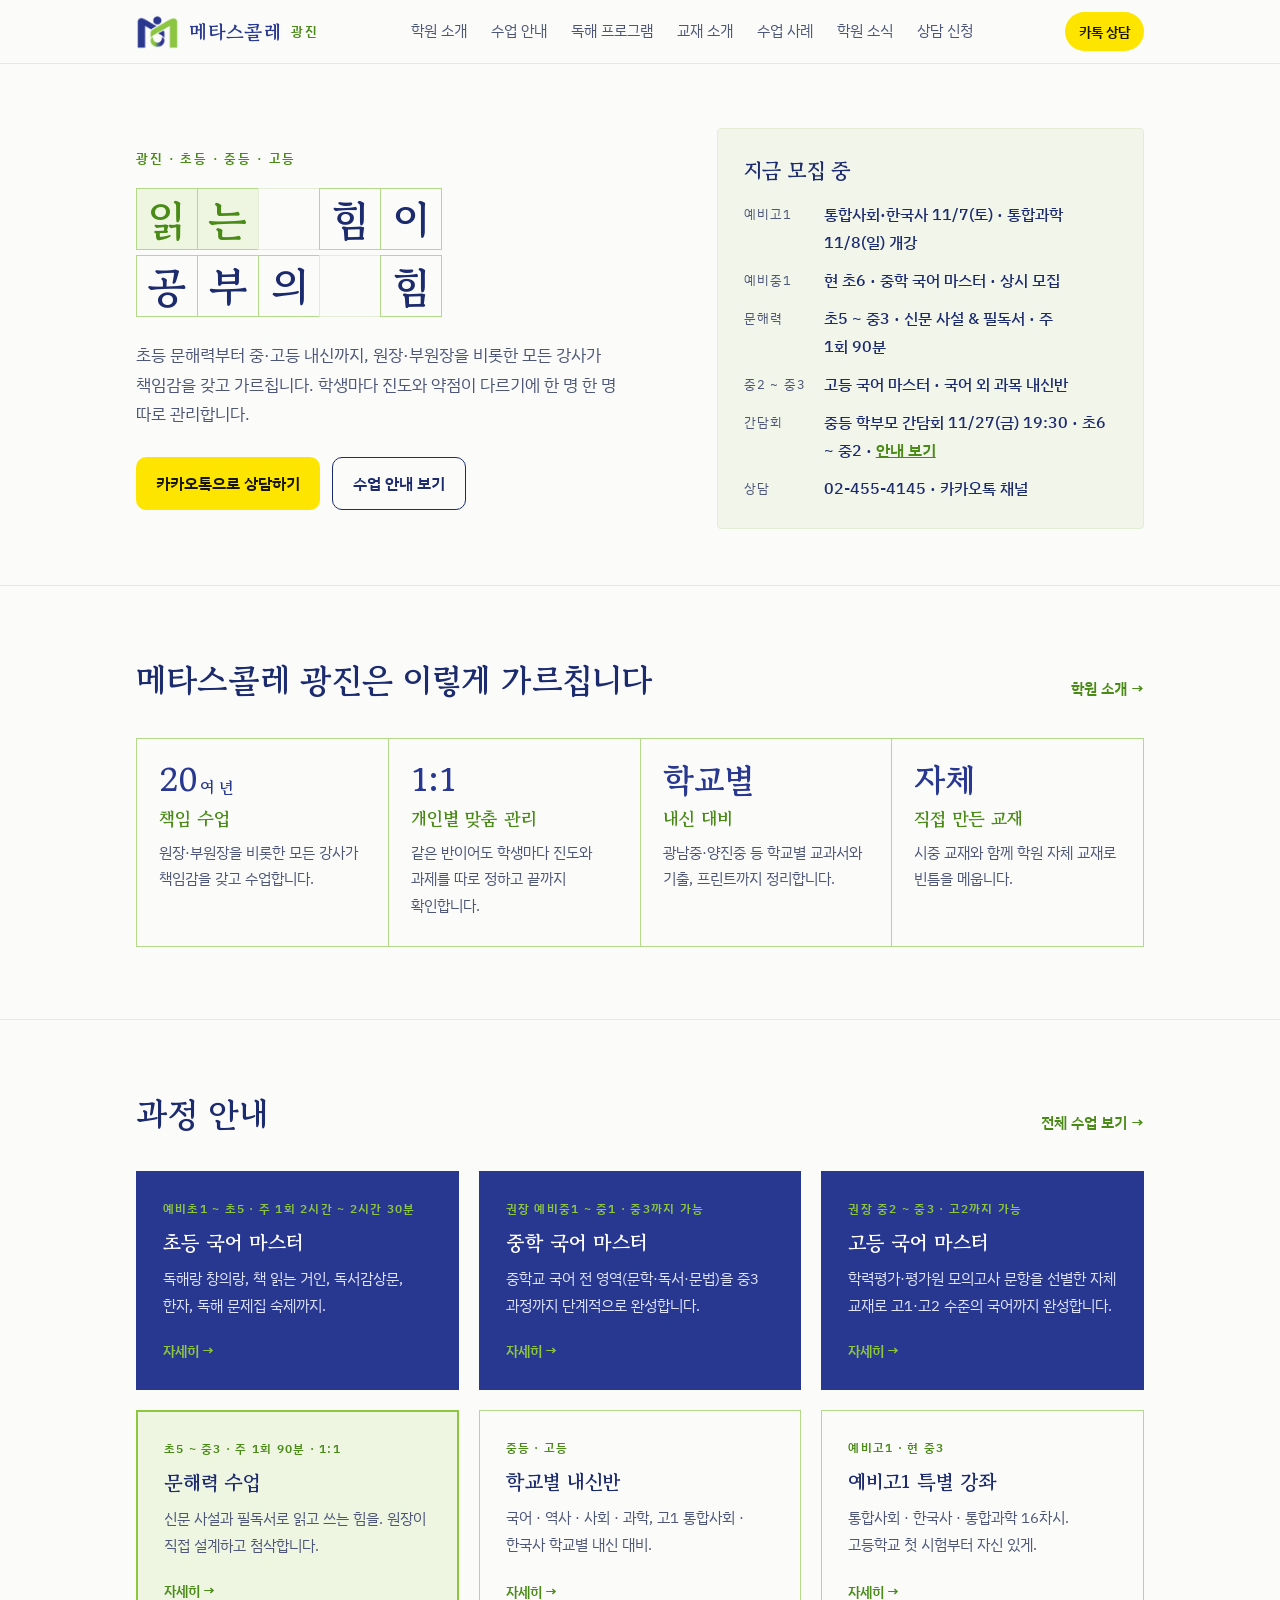
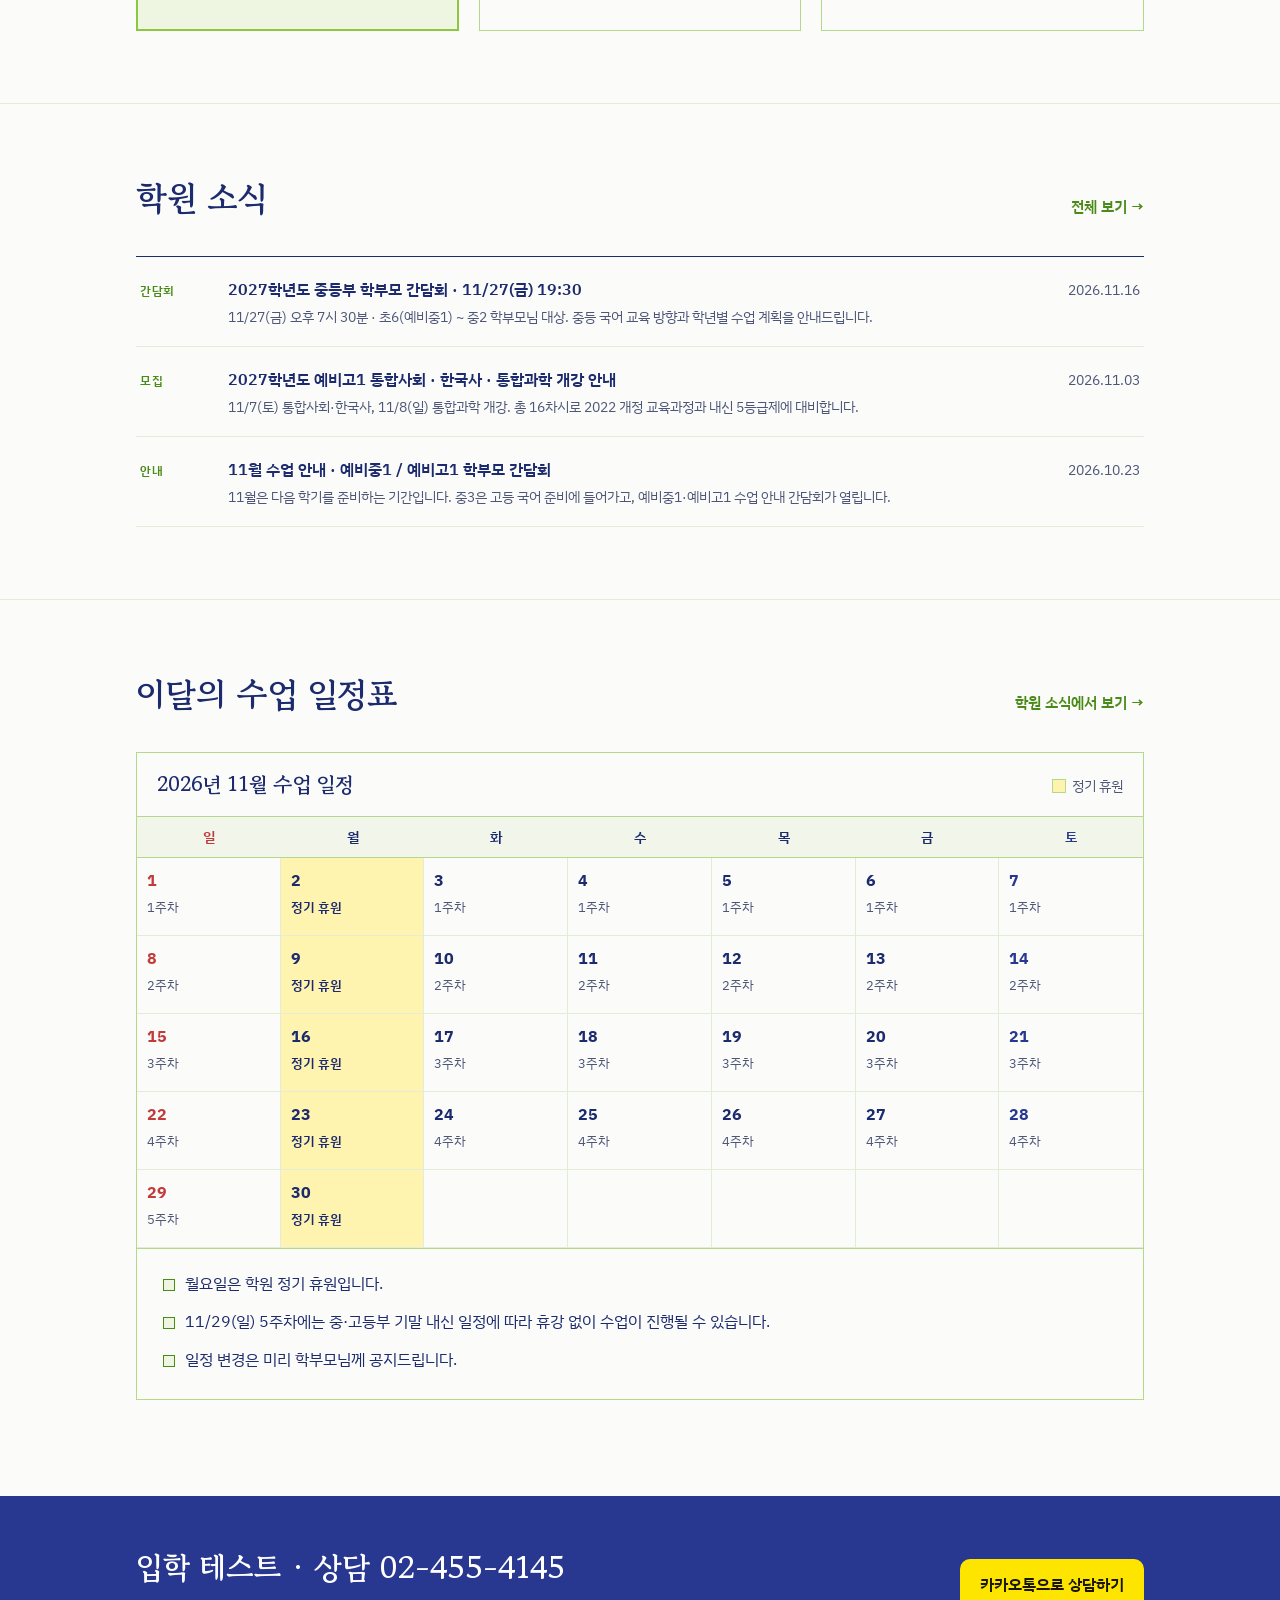
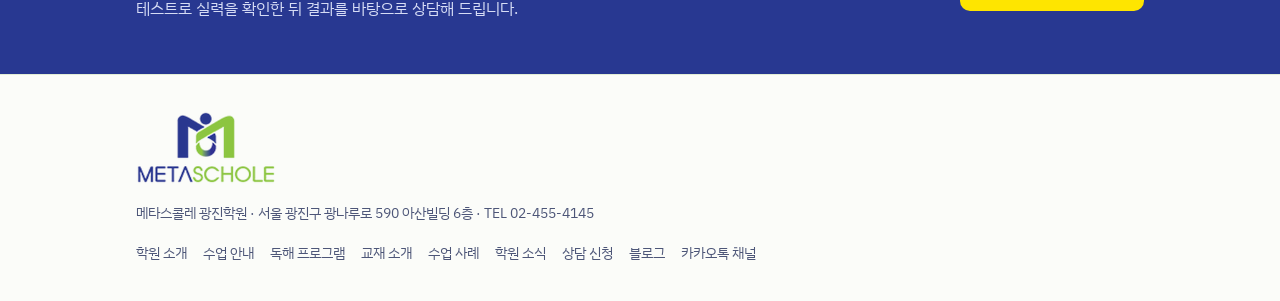
<file: index.html>
<!doctype html>
<html lang="ko">
<head>
<meta charset="utf-8">
<meta name="viewport" content="width=device-width, initial-scale=1, viewport-fit=cover">
<title>메타스콜레 광진</title>
<meta name="claude:viewport-fit-sides" content="cover">
<meta name="description" content="초등 문해력부터 중·고등 내신까지, 책임감 있는 수업 — 메타스콜레 광진학원">
<link rel="preconnect" href="https://fonts.googleapis.com">
<link rel="preconnect" href="https://fonts.gstatic.com" crossorigin>
<link rel="stylesheet" href="https://fonts.googleapis.com/css2?family=Gowun+Batang:wght@400;700&family=IBM+Plex+Sans+KR:wght@400;500;600&display=swap">
<link rel="stylesheet" href="style.css">
<link rel="icon" href="mark.png">
</head>
<body>
<header class="site-header">
  <div class="wrap bar">
    <a class="logo" href="index.html" aria-label="메타스콜레 광진 홈">
      <img class="logo-img-light" src="mark.png" alt="">
      <img class="logo-img-dark" src="mark-dark.png" alt="">
      <b>메타스콜레</b><span>광진</span>
    </a>
    <nav class="menu" aria-label="주요 메뉴"><a href="about.html">학원 소개</a><a href="classes.html">수업 안내</a><a href="programs.html">독해 프로그램</a><a href="materials.html">교재 소개</a><a href="cases.html">수업 사례</a><a href="news.html">학원 소식</a><a href="contact.html">상담 신청</a></nav>
    <a class="kakao-btn" href="https://pf.kakao.com/_zTMRxb" target="_blank" rel="noopener">카톡 상담</a>
  </div>
  <div class="menu-row"><nav class="menu wrap" aria-label="주요 메뉴(모바일)"><a href="about.html">학원 소개</a><a href="classes.html">수업 안내</a><a href="programs.html">독해 프로그램</a><a href="materials.html">교재 소개</a><a href="cases.html">수업 사례</a><a href="news.html">학원 소식</a><a href="contact.html">상담 신청</a></nav></div>
</header>
<main>
<div class="wrap hero">
  <div>
    <p class="eyebrow">광진 · 초등 · 중등 · 고등</p>
    <h1 class="genko" aria-label="읽는 힘이 공부의 힘">
      <span class="row" aria-hidden="true"><span class="hl">읽</span><span class="hl">는</span><span class="sp"></span><span>힘</span><span>이</span></span>
      <span class="row" aria-hidden="true"><span>공</span><span>부</span><span>의</span><span class="sp"></span><span>힘</span></span>
    </h1>
    <p class="lede">초등 문해력부터 중·고등 내신까지, 원장·부원장을 비롯한 모든 강사가 책임감을 갖고 가르칩니다. 학생마다 진도와 약점이 다르기에 한 명 한 명 따로 관리합니다.</p>
    <div class="actions">
      <a class="btn kakao" href="https://pf.kakao.com/_zTMRxb" target="_blank" rel="noopener">카카오톡으로 상담하기</a>
      <a class="btn line" href="classes.html">수업 안내 보기</a>
    </div>
  </div>
  <aside class="notice" aria-labelledby="recruit">
    <h2 id="recruit">지금 모집 중</h2>
    <dl class="info">
      <dt>예비고1</dt><dd>통합사회·한국사 11/7(토) · 통합과학 11/8(일) 개강</dd>
      <dt>예비중1</dt><dd>현 초6 · 중학 국어 마스터 · 상시 모집</dd>
      <dt>문해력</dt><dd>초5 ~ 중3 · 신문 사설 &amp; 필독서 · 주 1회 90분</dd>
      <dt>중2 ~ 중3</dt><dd>고등 국어 마스터 · 국어 외 과목 내신반</dd>
      <dt>간담회</dt><dd>중등 학부모 간담회 11/27(금) 19:30 · 초6 ~ 중2 · <a href="news.html#middle-parents-2027">안내 보기</a></dd>
      <dt>상담</dt><dd>02-455-4145 · 카카오톡 채널</dd>
    </dl>
  </aside>
</div>

<section>
  <div class="wrap">
    <div class="sec-head"><h2>메타스콜레 광진은 이렇게 가르칩니다</h2><a class="more" href="about.html">학원 소개 →</a></div>
    <div class="points">
      <div class="point"><div class="k">20<small>여 년</small></div><h3>책임 수업</h3><p>원장·부원장을 비롯한 모든 강사가 책임감을 갖고 수업합니다.</p></div>
      <div class="point"><div class="k">1:1</div><h3>개인별 맞춤 관리</h3><p>같은 반이어도 학생마다 진도와 과제를 따로 정하고 끝까지 확인합니다.</p></div>
      <div class="point"><div class="k">학교별</div><h3>내신 대비</h3><p>광남중·양진중 등 학교별 교과서와 기출, 프린트까지 정리합니다.</p></div>
      <div class="point"><div class="k">자체</div><h3>직접 만든 교재</h3><p>시중 교재와 함께 학원 자체 교재로 빈틈을 메웁니다.</p></div>
    </div>
  </div>
</section>

<section>
  <div class="wrap">
    <div class="sec-head"><h2>과정 안내</h2><a class="more" href="classes.html">전체 수업 보기 →</a></div>
    <div class="courses">
      <a class="card link hl-master" href="classes.html#elementary"><span class="tag">예비초1 ~ 초5 · 주 1회 2시간 ~ 2시간 30분</span><h3>초등 국어 마스터</h3><p>독해랑 창의랑, 책 읽는 거인, 독서감상문, 한자, 독해 문제집 숙제까지.</p><span class="go">자세히 →</span></a>
      <a class="card link hl-master" href="classes.html#pre-middle"><span class="tag">권장 예비중1 ~ 중1 · 중3까지 가능</span><h3>중학 국어 마스터</h3><p>중학교 국어 전 영역(문학·독서·문법)을 중3 과정까지 단계적으로 완성합니다.</p><span class="go">자세히 →</span></a>
      <a class="card link hl-master" href="classes.html#high-master"><span class="tag">권장 중2 ~ 중3 · 고2까지 가능</span><h3>고등 국어 마스터</h3><p>학력평가·평가원 모의고사 문항을 선별한 자체 교재로 고1·고2 수준의 국어까지 완성합니다.</p><span class="go">자세히 →</span></a>
      <a class="card link hl-literacy" href="classes.html#literacy"><span class="tag">초5 ~ 중3 · 주 1회 90분 · 1:1</span><h3>문해력 수업</h3><p>신문 사설과 필독서로 읽고 쓰는 힘을. 원장이 직접 설계하고 첨삭합니다.</p><span class="go">자세히 →</span></a>
      <a class="card link" href="classes.html#middle"><span class="tag">중등 · 고등</span><h3>학교별 내신반</h3><p>국어 · 역사 · 사회 · 과학, 고1 통합사회 · 한국사 학교별 내신 대비.</p><span class="go">자세히 →</span></a>
      <a class="card link" href="classes.html#pre-high"><span class="tag">예비고1 · 현 중3</span><h3>예비고1 특별 강좌</h3><p>통합사회 · 한국사 · 통합과학 16차시. 고등학교 첫 시험부터 자신 있게.</p><span class="go">자세히 →</span></a>
    </div>
  </div>
</section>

<section>
  <div class="wrap">
    <div class="sec-head"><h2>학원 소식</h2><a class="more" href="news.html">전체 보기 →</a></div>
    <ul class="news"><li><a href="news.html#middle-parents-2027"><span class="cat">간담회</span><span class="nt"><b>2027학년도 중등부 학부모 간담회 · 11/27(금) 19:30</b><small>11/27(금) 오후 7시 30분 · 초6(예비중1) ~ 중2 학부모님 대상. 중등 국어 교육 방향과 학년별 수업 계획을 안내드립니다.</small></span><span class="when">2026.11.16</span></a></li><li><a href="news.html#pre-high-2027"><span class="cat">모집</span><span class="nt"><b>2027학년도 예비고1 통합사회 · 한국사 · 통합과학 개강 안내</b><small>11/7(토) 통합사회·한국사, 11/8(일) 통합과학 개강. 총 16차시로 2022 개정 교육과정과 내신 5등급제에 대비합니다.</small></span><span class="when">2026.11.03</span></a></li><li><a href="news.html#nov-2026"><span class="cat">안내</span><span class="nt"><b>11월 수업 안내 · 예비중1 / 예비고1 학부모 간담회</b><small>11월은 다음 학기를 준비하는 기간입니다. 중3은 고등 국어 준비에 들어가고, 예비중1·예비고1 수업 안내 간담회가 열립니다.</small></span><span class="when">2026.10.23</span></a></li></ul>
  </div>
</section>

<section id="schedule">
  <div class="wrap">
    <div class="sec-head"><h2>이달의 수업 일정표</h2><a class="more" href="news.html#schedule">학원 소식에서 보기 →</a></div>
    <div class="cal-wrap">
  <div class="cal-title"><h3>2026년 11월 수업 일정</h3><span class="cal-key"><i></i>정기 휴원</span></div>
  <div class="cal" role="table" aria-label="2026년 11월 수업 일정표"><div class="cal-h sun">일</div><div class="cal-h">월</div><div class="cal-h">화</div><div class="cal-h">수</div><div class="cal-h">목</div><div class="cal-h">금</div><div class="cal-h sat">토</div><div class="cal-d sun"><b>1</b><span>1주차</span></div><div class="cal-d closed"><b>2</b><span>정기 휴원</span></div><div class="cal-d"><b>3</b><span>1주차</span></div><div class="cal-d"><b>4</b><span>1주차</span></div><div class="cal-d"><b>5</b><span>1주차</span></div><div class="cal-d"><b>6</b><span>1주차</span></div><div class="cal-d sat"><b>7</b><span>1주차</span></div><div class="cal-d sun"><b>8</b><span>2주차</span></div><div class="cal-d closed"><b>9</b><span>정기 휴원</span></div><div class="cal-d"><b>10</b><span>2주차</span></div><div class="cal-d"><b>11</b><span>2주차</span></div><div class="cal-d"><b>12</b><span>2주차</span></div><div class="cal-d"><b>13</b><span>2주차</span></div><div class="cal-d sat"><b>14</b><span>2주차</span></div><div class="cal-d sun"><b>15</b><span>3주차</span></div><div class="cal-d closed"><b>16</b><span>정기 휴원</span></div><div class="cal-d"><b>17</b><span>3주차</span></div><div class="cal-d"><b>18</b><span>3주차</span></div><div class="cal-d"><b>19</b><span>3주차</span></div><div class="cal-d"><b>20</b><span>3주차</span></div><div class="cal-d sat"><b>21</b><span>3주차</span></div><div class="cal-d sun"><b>22</b><span>4주차</span></div><div class="cal-d closed"><b>23</b><span>정기 휴원</span></div><div class="cal-d"><b>24</b><span>4주차</span></div><div class="cal-d"><b>25</b><span>4주차</span></div><div class="cal-d"><b>26</b><span>4주차</span></div><div class="cal-d"><b>27</b><span>4주차</span></div><div class="cal-d sat"><b>28</b><span>4주차</span></div><div class="cal-d sun"><b>29</b><span>5주차</span></div><div class="cal-d closed"><b>30</b><span>정기 휴원</span></div><div class="cal-d empty"></div><div class="cal-d empty"></div><div class="cal-d empty"></div><div class="cal-d empty"></div><div class="cal-d empty"></div></div>
  <ul class="checks cal-notes"><li>월요일은 학원 정기 휴원입니다.</li><li>11/29(일) 5주차에는 중·고등부 기말 내신 일정에 따라 휴강 없이 수업이 진행될 수 있습니다.</li><li>일정 변경은 미리 학부모님께 공지드립니다.</li></ul>
</div>
  </div>
</section>
<div class="cta-band"><div class="wrap">
  <div><h2>입학 테스트 · 상담 02-455-4145</h2><p>테스트로 실력을 확인한 뒤 결과를 바탕으로 상담해 드립니다.</p></div>
  <a class="btn kakao" href="https://pf.kakao.com/_zTMRxb" target="_blank" rel="noopener">카카오톡으로 상담하기</a>
</div></div>
</main>
<footer><div class="wrap">
  <div>
    <img class="logo-img-light" src="logo.png" alt="METASCHOLE" style="width:140px">
    <img class="logo-img-dark" src="logo-dark.png" alt="METASCHOLE" style="width:140px">
    <p style="margin-top:10px">메타스콜레 광진학원 · 서울 광진구 광나루로 590 아산빌딩 6층 · TEL 02-455-4145</p>
  </div>
  <nav aria-label="하단 메뉴"><a href="about.html">학원 소개</a><a href="classes.html">수업 안내</a><a href="programs.html">독해 프로그램</a><a href="materials.html">교재 소개</a><a href="cases.html">수업 사례</a><a href="news.html">학원 소식</a><a href="contact.html">상담 신청</a><a href="https://blog.naver.com/lcleo01" target="_blank" rel="noopener">블로그</a><a href="https://pf.kakao.com/_zTMRxb" target="_blank" rel="noopener">카카오톡 채널</a></nav>
</div></footer>
</body>
</html>
</file>
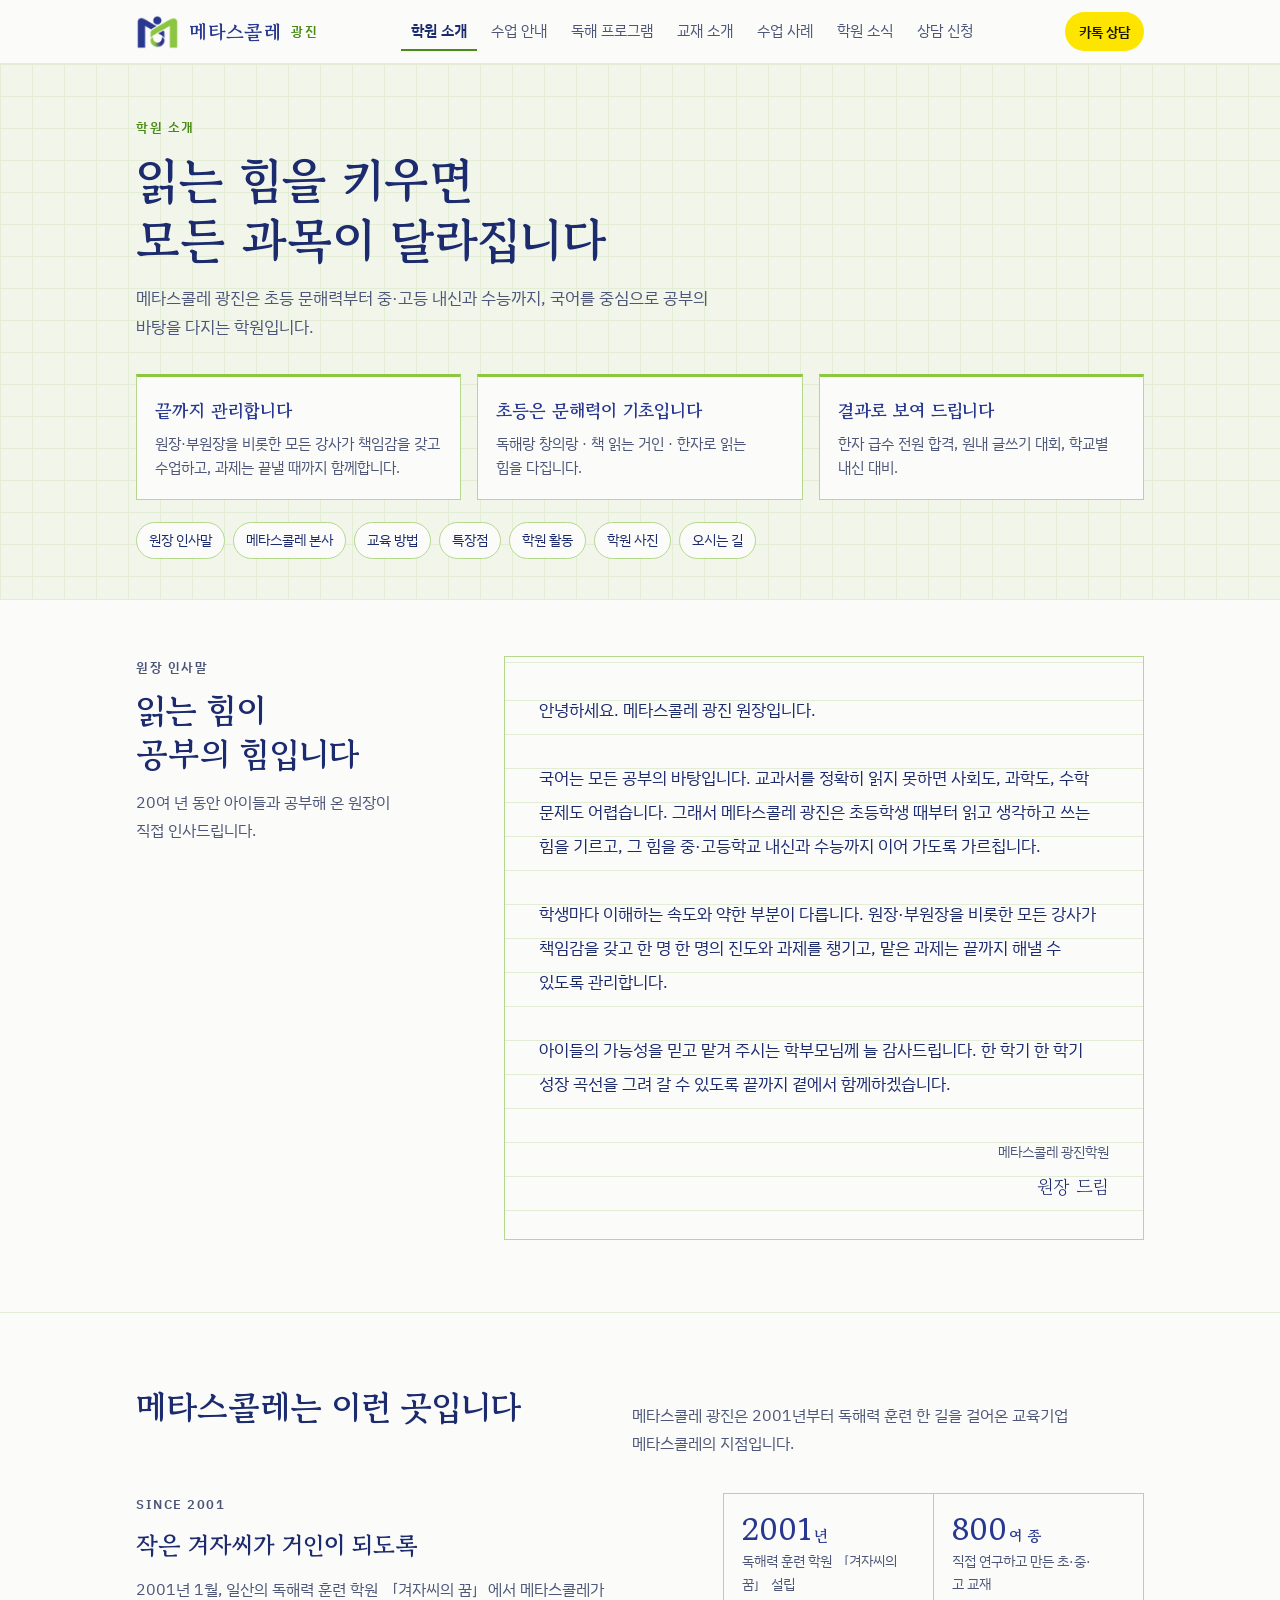
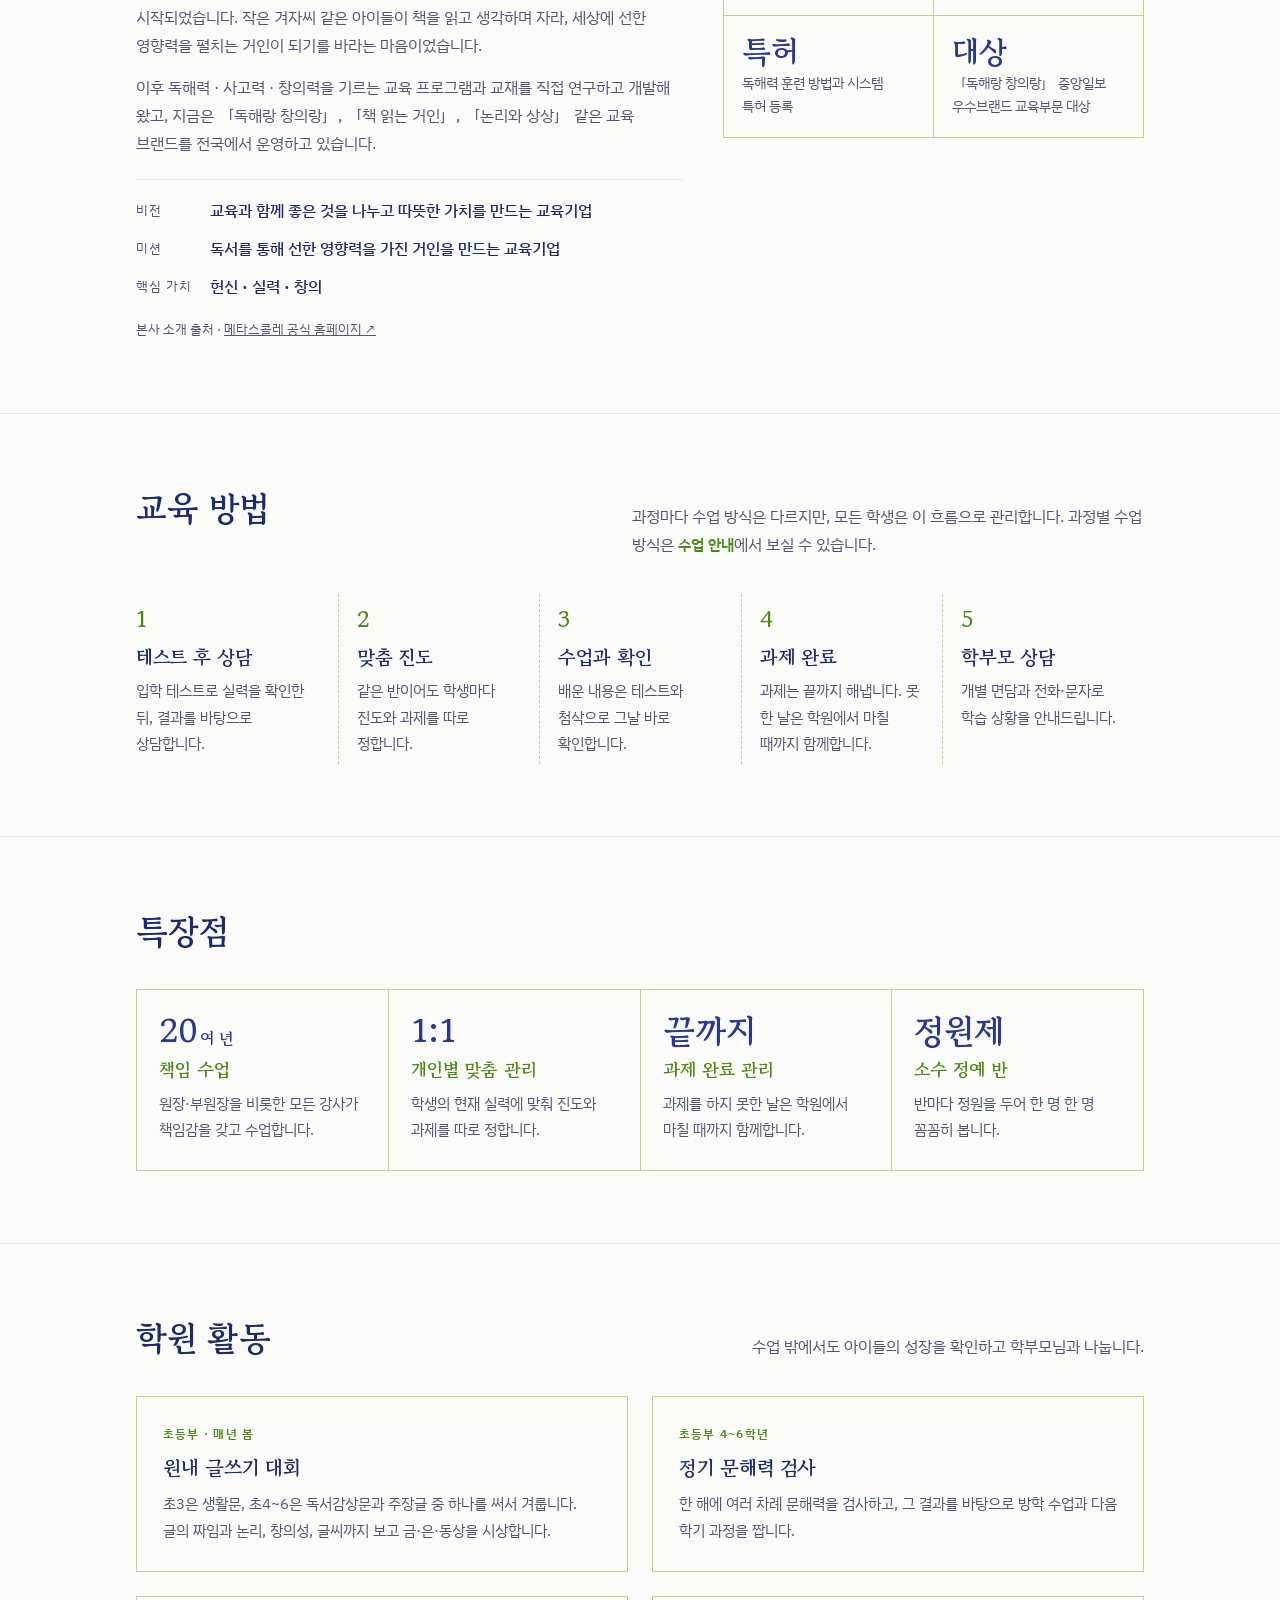
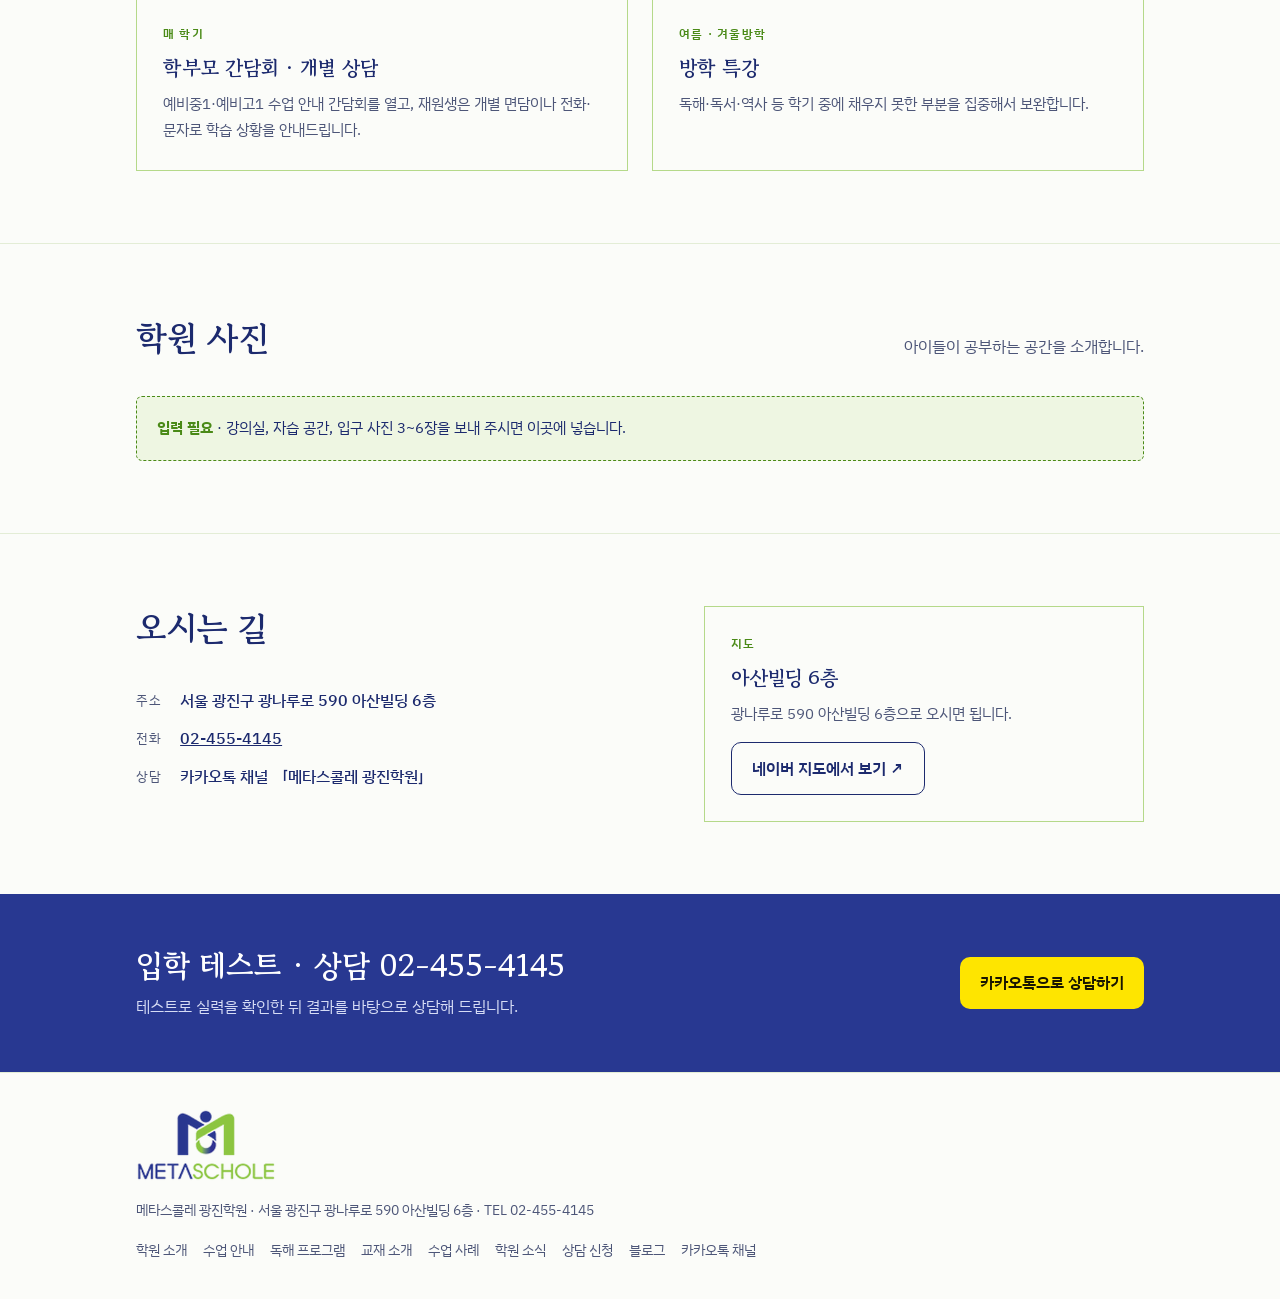
<file: about.html>
<!doctype html>
<html lang="ko">
<head>
<meta charset="utf-8">
<meta name="viewport" content="width=device-width, initial-scale=1, viewport-fit=cover">
<title>학원 소개 | 메타스콜레 광진</title>
<meta name="claude:viewport-fit-sides" content="cover">
<meta name="description" content="원장 인사말, 메타스콜레 광진의 특징과 학원 활동, 오시는 길">
<link rel="preconnect" href="https://fonts.googleapis.com">
<link rel="preconnect" href="https://fonts.gstatic.com" crossorigin>
<link rel="stylesheet" href="https://fonts.googleapis.com/css2?family=Gowun+Batang:wght@400;700&family=IBM+Plex+Sans+KR:wght@400;500;600&display=swap">
<link rel="stylesheet" href="style.css">
<link rel="icon" href="mark.png">
</head>
<body>
<header class="site-header">
  <div class="wrap bar">
    <a class="logo" href="index.html" aria-label="메타스콜레 광진 홈">
      <img class="logo-img-light" src="mark.png" alt="">
      <img class="logo-img-dark" src="mark-dark.png" alt="">
      <b>메타스콜레</b><span>광진</span>
    </a>
    <nav class="menu" aria-label="주요 메뉴"><a href="about.html" aria-current="page">학원 소개</a><a href="classes.html">수업 안내</a><a href="programs.html">독해 프로그램</a><a href="materials.html">교재 소개</a><a href="cases.html">수업 사례</a><a href="news.html">학원 소식</a><a href="contact.html">상담 신청</a></nav>
    <a class="kakao-btn" href="https://pf.kakao.com/_zTMRxb" target="_blank" rel="noopener">카톡 상담</a>
  </div>
  <div class="menu-row"><nav class="menu wrap" aria-label="주요 메뉴(모바일)"><a href="about.html" aria-current="page">학원 소개</a><a href="classes.html">수업 안내</a><a href="programs.html">독해 프로그램</a><a href="materials.html">교재 소개</a><a href="cases.html">수업 사례</a><a href="news.html">학원 소식</a><a href="contact.html">상담 신청</a></nav></div>
</header>
<main>
<div class="about-hero"><div class="wrap">
  <p class="crumb">학원 소개</p>
  <h1>읽는 힘을 키우면<br>모든 과목이 달라집니다</h1>
  <p class="lede">메타스콜레 광진은 초등 문해력부터 중·고등 내신과 수능까지, 국어를 중심으로 공부의 바탕을 다지는 학원입니다.</p>
  <div class="pillars">
    <div class="pillar"><b>끝까지 관리합니다</b><span>원장·부원장을 비롯한 모든 강사가 책임감을 갖고 수업하고, 과제는 끝낼 때까지 함께합니다.</span></div>
    <div class="pillar"><b>초등은 문해력이 기초입니다</b><span>독해랑 창의랑 · 책 읽는 거인 · 한자로 읽는 힘을 다집니다.</span></div>
    <div class="pillar"><b>결과로 보여 드립니다</b><span>한자 급수 전원 합격, 원내 글쓰기 대회, 학교별 내신 대비.</span></div>
  </div>
  <div class="subnav"><a href="#greeting">원장 인사말</a><a href="#brand">메타스콜레 본사</a><a href="#method">교육 방법</a><a href="#features">특장점</a><a href="#activities">학원 활동</a><a href="#photos">학원 사진</a><a href="#location">오시는 길</a></div>
</div></div>

<section class="first" id="greeting">
  <div class="wrap letter">
    <div class="letter-side">
      <p class="crumb">원장 인사말</p>
      <h2>읽는 힘이 공부의 힘입니다</h2>
      <p>20여 년 동안 아이들과 공부해 온 원장이 직접 인사드립니다.</p>
    </div>
    <div class="letter-body">
      <p>안녕하세요. 메타스콜레 광진 원장입니다.</p>
      <p>국어는 모든 공부의 바탕입니다. 교과서를 정확히 읽지 못하면 사회도, 과학도, 수학 문제도 어렵습니다. 그래서 메타스콜레 광진은 초등학생 때부터 읽고 생각하고 쓰는 힘을 기르고, 그 힘을 중·고등학교 내신과 수능까지 이어 가도록 가르칩니다.</p>
      <p>학생마다 이해하는 속도와 약한 부분이 다릅니다. 원장·부원장을 비롯한 모든 강사가 책임감을 갖고 한 명 한 명의 진도와 과제를 챙기고, 맡은 과제는 끝까지 해낼 수 있도록 관리합니다.</p>
      <p>아이들의 가능성을 믿고 맡겨 주시는 학부모님께 늘 감사드립니다. 한 학기 한 학기 성장 곡선을 그려 갈 수 있도록 끝까지 곁에서 함께하겠습니다.</p>
      <div class="letter-sign"><small>메타스콜레 광진학원</small>원장 드림</div>
    </div>
  </div>
</section>

<section id="brand">
  <div class="wrap">
    <div class="sec-head"><h2>메타스콜레는 이런 곳입니다</h2><p>메타스콜레 광진은 2001년부터 독해력 훈련 한 길을 걸어온 교육기업 메타스콜레의 지점입니다.</p></div>
    <div class="brand-story">
      <div class="story">
        <p class="crumb">SINCE 2001</p>
        <h3>작은 겨자씨가 거인이 되도록</h3>
        <p>2001년 1월, 일산의 독해력 훈련 학원 「겨자씨의 꿈」에서 메타스콜레가 시작되었습니다. 작은 겨자씨 같은 아이들이 책을 읽고 생각하며 자라, 세상에 선한 영향력을 펼치는 거인이 되기를 바라는 마음이었습니다.</p>
        <p>이후 독해력 · 사고력 · 창의력을 기르는 교육 프로그램과 교재를 직접 연구하고 개발해 왔고, 지금은 「독해랑 창의랑」, 「책 읽는 거인」, 「논리와 상상」 같은 교육 브랜드를 전국에서 운영하고 있습니다.</p>
        <dl class="info vm">
          <dt>비전</dt><dd>교육과 함께 좋은 것을 나누고 따뜻한 가치를 만드는 교육기업</dd>
          <dt>미션</dt><dd>독서를 통해 선한 영향력을 가진 거인을 만드는 교육기업</dd>
          <dt>핵심 가치</dt><dd>헌신 · 실력 · 창의</dd>
        </dl>
      </div>
      <div class="facts">
        <div class="fact"><b>2001<small>년</small></b><span>독해력 훈련 학원 「겨자씨의 꿈」 설립</span></div>
        <div class="fact"><b>800<small>여 종</small></b><span>직접 연구하고 만든 초·중·고 교재</span></div>
        <div class="fact"><b>특허</b><span>독해력 훈련 방법과 시스템 특허 등록</span></div>
        <div class="fact"><b>대상</b><span>「독해랑 창의랑」 중앙일보 우수브랜드 교육부문 대상</span></div>
      </div>
    </div>
    <p class="brand-note">본사 소개 출처 · <a href="https://metaschole.com" target="_blank" rel="noopener">메타스콜레 공식 홈페이지 ↗</a></p>
  </div>
</section>

<section id="method">
  <div class="wrap">
    <div class="sec-head"><h2>교육 방법</h2><p>과정마다 수업 방식은 다르지만, 모든 학생은 이 흐름으로 관리합니다. 과정별 수업 방식은 <a class="more" href="classes.html">수업 안내</a>에서 보실 수 있습니다.</p></div>
    <div class="flow five">
      <div class="step"><div class="n">1</div><h3>테스트 후 상담</h3><p>입학 테스트로 실력을 확인한 뒤, 결과를 바탕으로 상담합니다.</p></div>
      <div class="step"><div class="n">2</div><h3>맞춤 진도</h3><p>같은 반이어도 학생마다 진도와 과제를 따로 정합니다.</p></div>
      <div class="step"><div class="n">3</div><h3>수업과 확인</h3><p>배운 내용은 테스트와 첨삭으로 그날 바로 확인합니다.</p></div>
      <div class="step"><div class="n">4</div><h3>과제 완료</h3><p>과제는 끝까지 해냅니다. 못 한 날은 학원에서 마칠 때까지 함께합니다.</p></div>
      <div class="step"><div class="n">5</div><h3>학부모 상담</h3><p>개별 면담과 전화·문자로 학습 상황을 안내드립니다.</p></div>
    </div>
  </div>
</section>

<section id="features">
  <div class="wrap">
    <div class="sec-head"><h2>특장점</h2></div>
    <div class="points">
      <div class="point"><div class="k">20<small>여 년</small></div><h3>책임 수업</h3><p>원장·부원장을 비롯한 모든 강사가 책임감을 갖고 수업합니다.</p></div>
      <div class="point"><div class="k">1:1</div><h3>개인별 맞춤 관리</h3><p>학생의 현재 실력에 맞춰 진도와 과제를 따로 정합니다.</p></div>
      <div class="point"><div class="k">끝까지</div><h3>과제 완료 관리</h3><p>과제를 하지 못한 날은 학원에서 마칠 때까지 함께합니다.</p></div>
      <div class="point"><div class="k">정원제</div><h3>소수 정예 반</h3><p>반마다 정원을 두어 한 명 한 명 꼼꼼히 봅니다.</p></div>
    </div>
  </div>
</section>

<section id="activities">
  <div class="wrap">
    <div class="sec-head"><h2>학원 활동</h2><p>수업 밖에서도 아이들의 성장을 확인하고 학부모님과 나눕니다.</p></div>
    <div class="cards">
      <article class="card"><span class="tag">초등부 · 매년 봄</span><h3>원내 글쓰기 대회</h3><p>초3은 생활문, 초4~6은 독서감상문과 주장글 중 하나를 써서 겨룹니다. 글의 짜임과 논리, 창의성, 글씨까지 보고 금·은·동상을 시상합니다.</p></article>
      <article class="card"><span class="tag">초등부 4~6학년</span><h3>정기 문해력 검사</h3><p>한 해에 여러 차례 문해력을 검사하고, 그 결과를 바탕으로 방학 수업과 다음 학기 과정을 짭니다.</p></article>
      <article class="card"><span class="tag">매 학기</span><h3>학부모 간담회 · 개별 상담</h3><p>예비중1·예비고1 수업 안내 간담회를 열고, 재원생은 개별 면담이나 전화·문자로 학습 상황을 안내드립니다.</p></article>
      <article class="card"><span class="tag">여름 · 겨울방학</span><h3>방학 특강</h3><p>독해·독서·역사 등 학기 중에 채우지 못한 부분을 집중해서 보완합니다.</p></article>
    </div>
  </div>
</section>

<section id="photos">
  <div class="wrap">
    <div class="sec-head"><h2>학원 사진</h2><p>아이들이 공부하는 공간을 소개합니다.</p></div>
    <div class="todo"><b>입력 필요</b> · 강의실, 자습 공간, 입구 사진 3~6장을 보내 주시면 이곳에 넣습니다.</div>
  </div>
</section>

<section id="location">
  <div class="wrap split">
    <div>
      <div class="sec-head"><h2>오시는 길</h2></div>
      <dl class="info">
        <dt>주소</dt><dd>서울 광진구 광나루로 590 아산빌딩 6층</dd>
        <dt>전화</dt><dd><a href="tel:024554145">02-455-4145</a></dd>
        <dt>상담</dt><dd>카카오톡 채널 「메타스콜레 광진학원」</dd>
      </dl>
    </div>
    <div class="card"><span class="tag">지도</span><h3>아산빌딩 6층</h3><p>광나루로 590 아산빌딩 6층으로 오시면 됩니다.</p><div class="actions" style="margin-top:4px"><a class="btn line" href="https://map.naver.com/p/search/%EA%B4%91%EB%82%98%EB%A3%A8%EB%A1%9C%20590" target="_blank" rel="noopener">네이버 지도에서 보기 ↗</a></div></div>
  </div>
</section>
<div class="cta-band"><div class="wrap">
  <div><h2>입학 테스트 · 상담 02-455-4145</h2><p>테스트로 실력을 확인한 뒤 결과를 바탕으로 상담해 드립니다.</p></div>
  <a class="btn kakao" href="https://pf.kakao.com/_zTMRxb" target="_blank" rel="noopener">카카오톡으로 상담하기</a>
</div></div>
</main>
<footer><div class="wrap">
  <div>
    <img class="logo-img-light" src="logo.png" alt="METASCHOLE" style="width:140px">
    <img class="logo-img-dark" src="logo-dark.png" alt="METASCHOLE" style="width:140px">
    <p style="margin-top:10px">메타스콜레 광진학원 · 서울 광진구 광나루로 590 아산빌딩 6층 · TEL 02-455-4145</p>
  </div>
  <nav aria-label="하단 메뉴"><a href="about.html">학원 소개</a><a href="classes.html">수업 안내</a><a href="programs.html">독해 프로그램</a><a href="materials.html">교재 소개</a><a href="cases.html">수업 사례</a><a href="news.html">학원 소식</a><a href="contact.html">상담 신청</a><a href="https://blog.naver.com/lcleo01" target="_blank" rel="noopener">블로그</a><a href="https://pf.kakao.com/_zTMRxb" target="_blank" rel="noopener">카카오톡 채널</a></nav>
</div></footer>
</body>
</html>
</file>
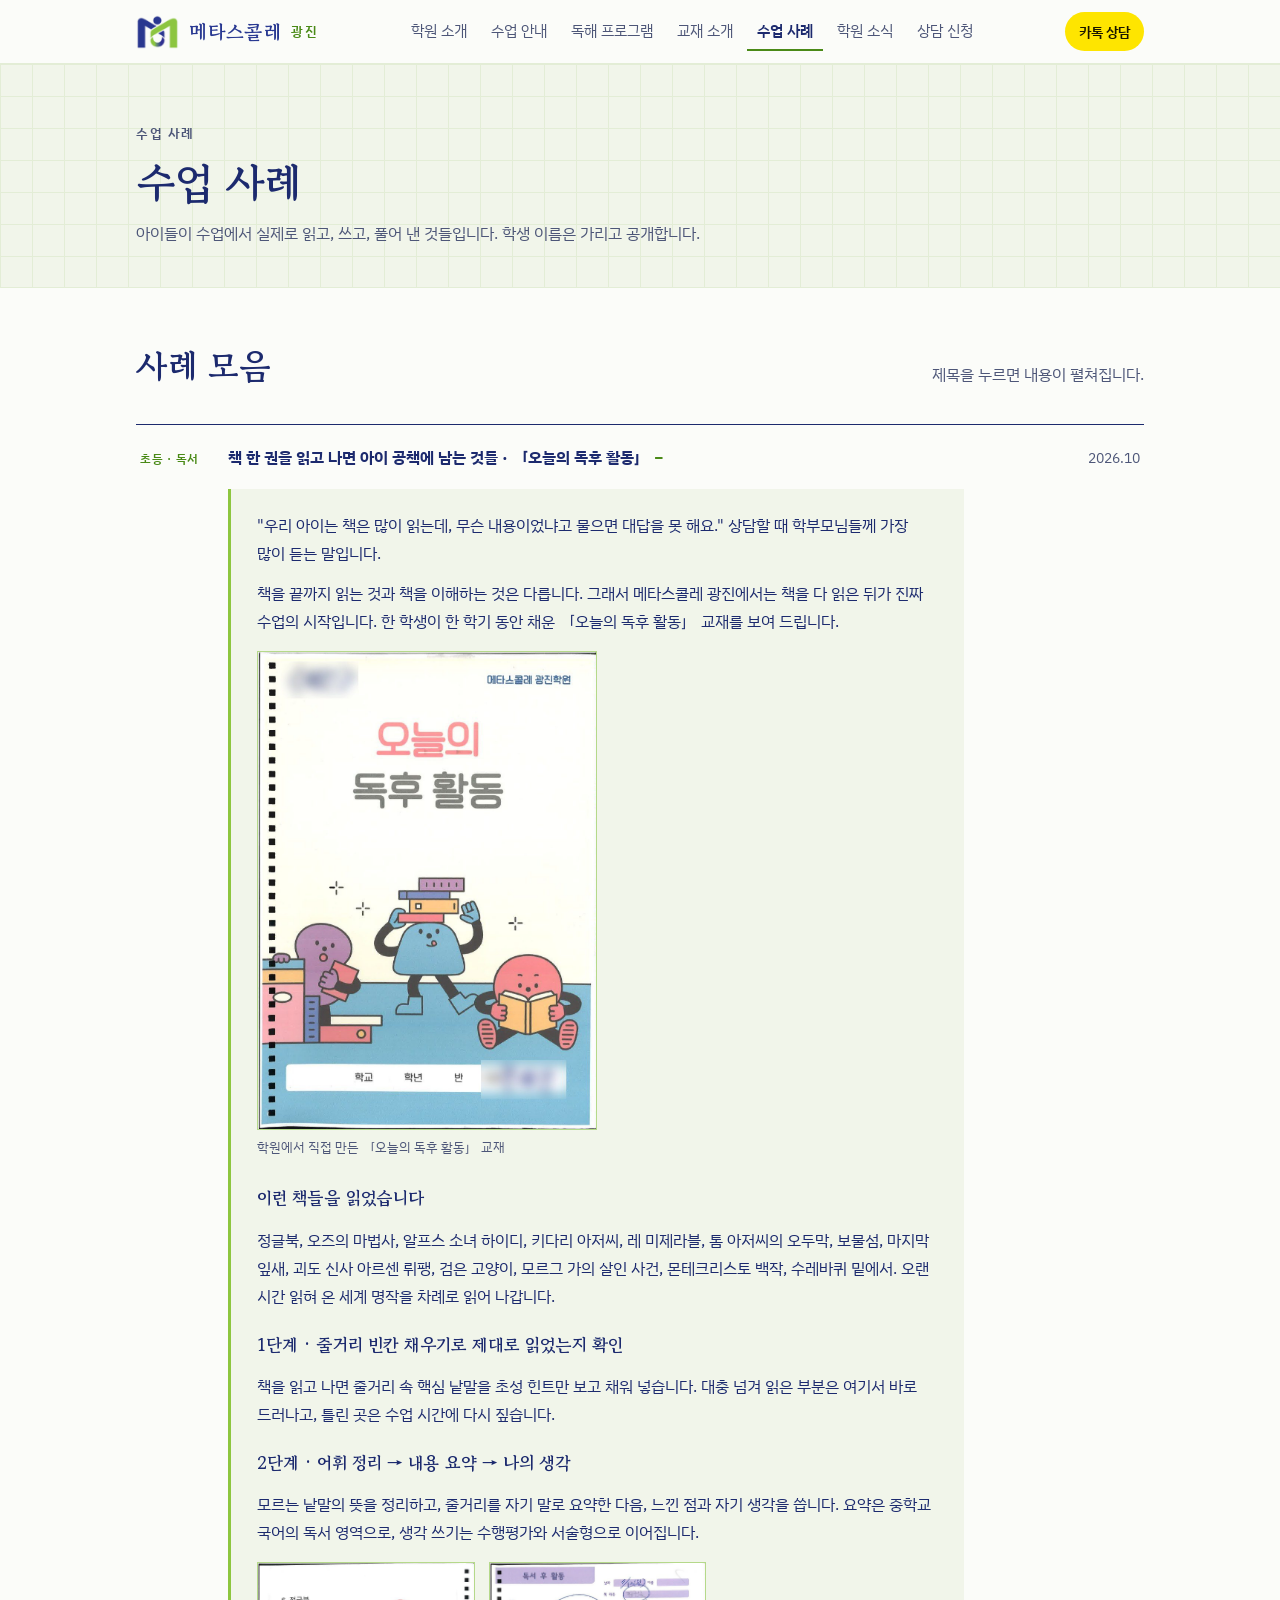
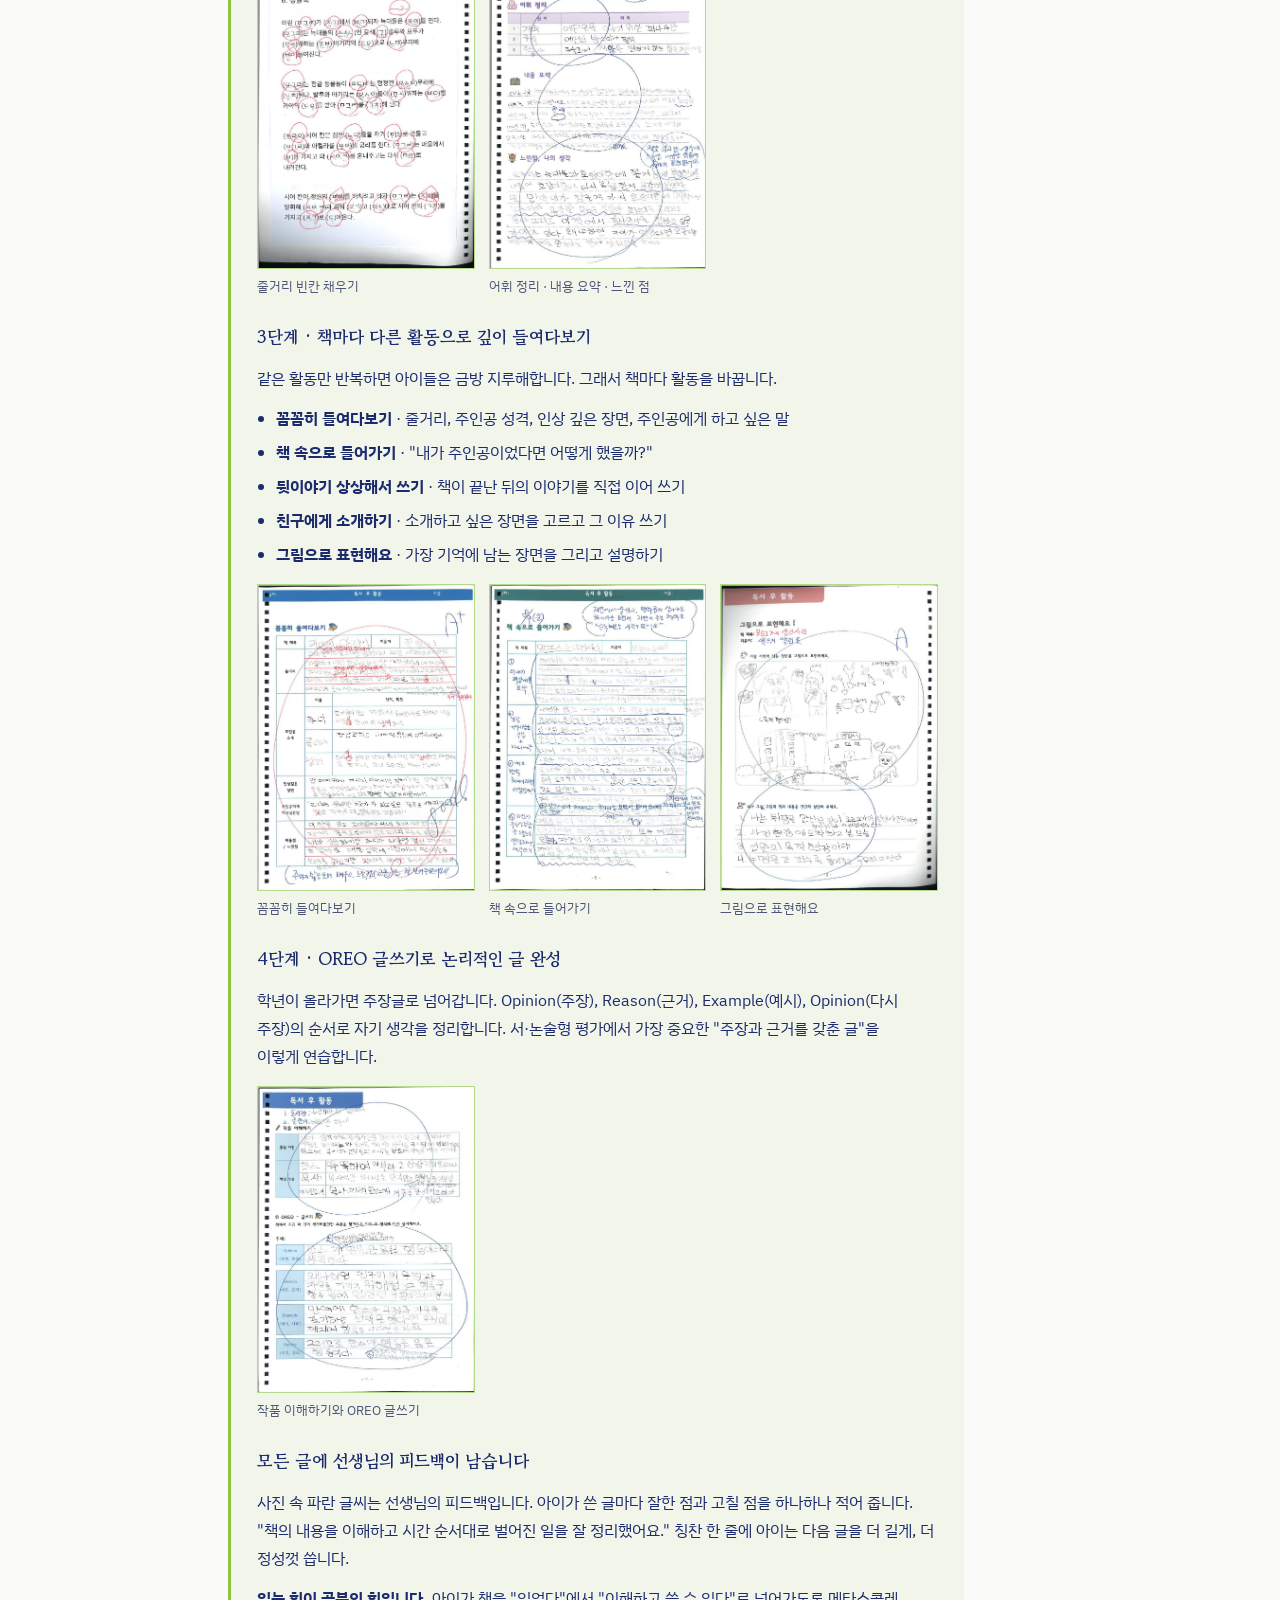
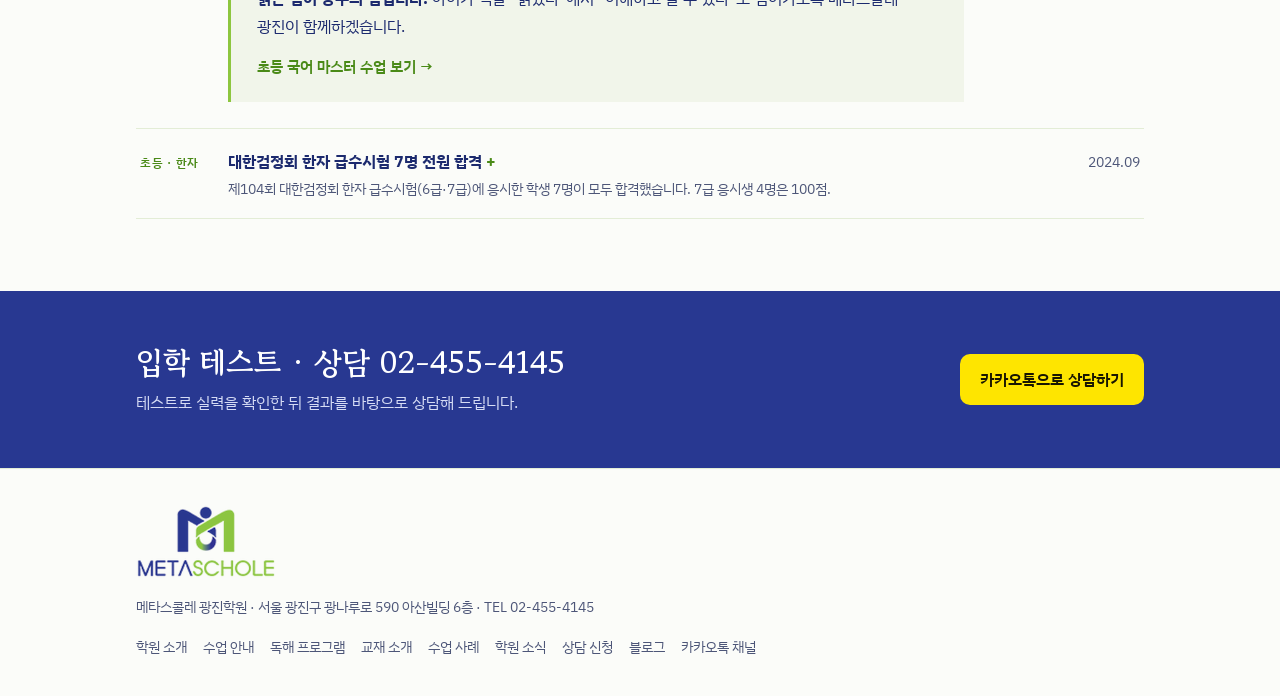
<file: cases.html>
<!doctype html>
<html lang="ko">
<head>
<meta charset="utf-8">
<meta name="viewport" content="width=device-width, initial-scale=1, viewport-fit=cover">
<title>수업 사례 | 메타스콜레 광진</title>
<meta name="claude:viewport-fit-sides" content="cover">
<meta name="description" content="학생들의 실제 수업 결과물과 활동 사례">
<link rel="preconnect" href="https://fonts.googleapis.com">
<link rel="preconnect" href="https://fonts.gstatic.com" crossorigin>
<link rel="stylesheet" href="https://fonts.googleapis.com/css2?family=Gowun+Batang:wght@400;700&family=IBM+Plex+Sans+KR:wght@400;500;600&display=swap">
<link rel="stylesheet" href="style.css">
<link rel="icon" href="mark.png">
</head>
<body>
<header class="site-header">
  <div class="wrap bar">
    <a class="logo" href="index.html" aria-label="메타스콜레 광진 홈">
      <img class="logo-img-light" src="mark.png" alt="">
      <img class="logo-img-dark" src="mark-dark.png" alt="">
      <b>메타스콜레</b><span>광진</span>
    </a>
    <nav class="menu" aria-label="주요 메뉴"><a href="about.html">학원 소개</a><a href="classes.html">수업 안내</a><a href="programs.html">독해 프로그램</a><a href="materials.html">교재 소개</a><a href="cases.html" aria-current="page">수업 사례</a><a href="news.html">학원 소식</a><a href="contact.html">상담 신청</a></nav>
    <a class="kakao-btn" href="https://pf.kakao.com/_zTMRxb" target="_blank" rel="noopener">카톡 상담</a>
  </div>
  <div class="menu-row"><nav class="menu wrap" aria-label="주요 메뉴(모바일)"><a href="about.html">학원 소개</a><a href="classes.html">수업 안내</a><a href="programs.html">독해 프로그램</a><a href="materials.html">교재 소개</a><a href="cases.html" aria-current="page">수업 사례</a><a href="news.html">학원 소식</a><a href="contact.html">상담 신청</a></nav></div>
</header>
<main>
<div class="page-head"><div class="wrap">
  <p class="crumb">수업 사례</p><h1>수업 사례</h1><p>아이들이 수업에서 실제로 읽고, 쓰고, 풀어 낸 것들입니다. 학생 이름은 가리고 공개합니다.</p>
</div></div>

<section class="first">
  <div class="wrap">
    <div class="sec-head"><h2>사례 모음</h2><p>제목을 누르면 내용이 펼쳐집니다.</p></div>
    <div class="posts"><details class="post" id="reading-log" open><summary><span class="cat">초등 · 독서</span><span class="nt"><b>책 한 권을 읽고 나면 아이 공책에 남는 것들 · 「오늘의 독후 활동」</b><small>한 학생이 한 학기 동안 채운 독후 활동 교재를 소개합니다. 줄거리 확인부터 OREO 글쓰기까지, 책 한 권을 깊이 읽는 과정입니다.</small></span><span class="when">2026.10</span></summary><div class="post-body"><p>"우리 아이는 책은 많이 읽는데, 무슨 내용이었냐고 물으면 대답을 못 해요." 상담할 때 학부모님들께 가장 많이 듣는 말입니다.</p>
<p>책을 끝까지 읽는 것과 책을 이해하는 것은 다릅니다. 그래서 메타스콜레 광진에서는 책을 다 읽은 뒤가 진짜 수업의 시작입니다. 한 학생이 한 학기 동안 채운 「오늘의 독후 활동」 교재를 보여 드립니다.</p>
<figure><img src="case-reading-01.jpg" alt="학원에서 직접 만든 「오늘의 독후 활동」 교재" loading="lazy"><figcaption>학원에서 직접 만든 「오늘의 독후 활동」 교재</figcaption></figure>
<h4>이런 책들을 읽었습니다</h4>
<p>정글북, 오즈의 마법사, 알프스 소녀 하이디, 키다리 아저씨, 레 미제라블, 톰 아저씨의 오두막, 보물섬, 마지막 잎새, 괴도 신사 아르센 뤼팽, 검은 고양이, 모르그 가의 살인 사건, 몬테크리스토 백작, 수레바퀴 밑에서. 오랜 시간 읽혀 온 세계 명작을 차례로 읽어 나갑니다.</p>
<h4>1단계 · 줄거리 빈칸 채우기로 제대로 읽었는지 확인</h4>
<p>책을 읽고 나면 줄거리 속 핵심 낱말을 초성 힌트만 보고 채워 넣습니다. 대충 넘겨 읽은 부분은 여기서 바로 드러나고, 틀린 곳은 수업 시간에 다시 짚습니다.</p>
<h4>2단계 · 어휘 정리 → 내용 요약 → 나의 생각</h4>
<p>모르는 낱말의 뜻을 정리하고, 줄거리를 자기 말로 요약한 다음, 느낀 점과 자기 생각을 씁니다. 요약은 중학교 국어의 독서 영역으로, 생각 쓰기는 수행평가와 서술형으로 이어집니다.</p>
<div class="gallery"><figure><img src="case-reading-02.jpg" alt="줄거리 빈칸 채우기" loading="lazy"><figcaption>줄거리 빈칸 채우기</figcaption></figure><figure><img src="case-reading-03.jpg" alt="어휘 정리 · 내용 요약 · 느낀 점" loading="lazy"><figcaption>어휘 정리 · 내용 요약 · 느낀 점</figcaption></figure></div>
<h4>3단계 · 책마다 다른 활동으로 깊이 들여다보기</h4>
<p>같은 활동만 반복하면 아이들은 금방 지루해합니다. 그래서 책마다 활동을 바꿉니다.</p>
<ul><li><b>꼼꼼히 들여다보기</b> · 줄거리, 주인공 성격, 인상 깊은 장면, 주인공에게 하고 싶은 말</li><li><b>책 속으로 들어가기</b> · "내가 주인공이었다면 어떻게 했을까?"</li><li><b>뒷이야기 상상해서 쓰기</b> · 책이 끝난 뒤의 이야기를 직접 이어 쓰기</li><li><b>친구에게 소개하기</b> · 소개하고 싶은 장면을 고르고 그 이유 쓰기</li><li><b>그림으로 표현해요</b> · 가장 기억에 남는 장면을 그리고 설명하기</li></ul>
<div class="gallery"><figure><img src="case-reading-04.jpg" alt="꼼꼼히 들여다보기" loading="lazy"><figcaption>꼼꼼히 들여다보기</figcaption></figure><figure><img src="case-reading-05.jpg" alt="책 속으로 들어가기" loading="lazy"><figcaption>책 속으로 들어가기</figcaption></figure><figure><img src="case-reading-06.jpg" alt="그림으로 표현해요" loading="lazy"><figcaption>그림으로 표현해요</figcaption></figure></div>
<h4>4단계 · OREO 글쓰기로 논리적인 글 완성</h4>
<p>학년이 올라가면 주장글로 넘어갑니다. Opinion(주장), Reason(근거), Example(예시), Opinion(다시 주장)의 순서로 자기 생각을 정리합니다. 서·논술형 평가에서 가장 중요한 "주장과 근거를 갖춘 글"을 이렇게 연습합니다.</p>
<div class="gallery"><figure><img src="case-reading-07.jpg" alt="작품 이해하기와 OREO 글쓰기" loading="lazy"><figcaption>작품 이해하기와 OREO 글쓰기</figcaption></figure></div>
<h4>모든 글에 선생님의 피드백이 남습니다</h4>
<p>사진 속 파란 글씨는 선생님의 피드백입니다. 아이가 쓴 글마다 잘한 점과 고칠 점을 하나하나 적어 줍니다. "책의 내용을 이해하고 시간 순서대로 벌어진 일을 잘 정리했어요." 칭찬 한 줄에 아이는 다음 글을 더 길게, 더 정성껏 씁니다.</p>
<p><b>읽는 힘이 공부의 힘입니다.</b> 아이가 책을 "읽었다"에서 "이해하고 쓸 수 있다"로 넘어가도록 메타스콜레 광진이 함께하겠습니다.</p>
<p><a class="more" href="classes.html#elementary">초등 국어 마스터 수업 보기 →</a></p></div></details><details class="post" id="hanja-2024"><summary><span class="cat">초등 · 한자</span><span class="nt"><b>대한검정회 한자 급수시험 7명 전원 합격</b><small>제104회 대한검정회 한자 급수시험(6급·7급)에 응시한 학생 7명이 모두 합격했습니다. 7급 응시생 4명은 100점.</small></span><span class="when">2024.09</span></summary><div class="post-body"><p>2024년 8월 24일 시행된 제104회 대한검정회 한자 급수시험(6급 · 7급)에 응시한 광남초 · 양진초 학생 <b>7명이 모두 우수한 성적으로 합격</b>했습니다.</p>
<div class="table-wrap"><table class="levels"><thead><tr><th>급수</th><th>응시</th><th>결과</th></tr></thead><tbody>
<tr><td>7급</td><td>초4 4명</td><td>4명 모두 100점</td></tr>
<tr><td>6급</td><td>초6 3명</td><td>94점 · 98점 · 98점</td></tr>
</tbody></table></div>
<p>평소 수업 시간에 차곡차곡 쌓은 한자어를 급수 시험으로 인증하고, 스스로 뿌듯함을 느끼는 기회가 되었습니다. 단기간 시험 대비에 투덜대면서도 끝까지 노력해 준 친구들, 정말 기특하고 대견합니다.</p>
<p>초등 국어 마스터 과정에서는 대한검정회 8급부터 한 급수씩 차근차근 도전합니다. <a class="more" href="classes.html#elementary">수업 보기 →</a></p></div></details></div>
  </div>
</section>
<div class="cta-band"><div class="wrap">
  <div><h2>입학 테스트 · 상담 02-455-4145</h2><p>테스트로 실력을 확인한 뒤 결과를 바탕으로 상담해 드립니다.</p></div>
  <a class="btn kakao" href="https://pf.kakao.com/_zTMRxb" target="_blank" rel="noopener">카카오톡으로 상담하기</a>
</div></div>
<script>
function openFromHash(){var id=decodeURIComponent(location.hash.slice(1));if(!id)return;var el=document.getElementById(id);if(el&&el.tagName==='DETAILS'){el.open=true;el.scrollIntoView({block:'start'});}}
window.addEventListener('hashchange',openFromHash);openFromHash();
</script>
</main>
<footer><div class="wrap">
  <div>
    <img class="logo-img-light" src="logo.png" alt="METASCHOLE" style="width:140px">
    <img class="logo-img-dark" src="logo-dark.png" alt="METASCHOLE" style="width:140px">
    <p style="margin-top:10px">메타스콜레 광진학원 · 서울 광진구 광나루로 590 아산빌딩 6층 · TEL 02-455-4145</p>
  </div>
  <nav aria-label="하단 메뉴"><a href="about.html">학원 소개</a><a href="classes.html">수업 안내</a><a href="programs.html">독해 프로그램</a><a href="materials.html">교재 소개</a><a href="cases.html">수업 사례</a><a href="news.html">학원 소식</a><a href="contact.html">상담 신청</a><a href="https://blog.naver.com/lcleo01" target="_blank" rel="noopener">블로그</a><a href="https://pf.kakao.com/_zTMRxb" target="_blank" rel="noopener">카카오톡 채널</a></nav>
</div></footer>
</body>
</html>
</file>
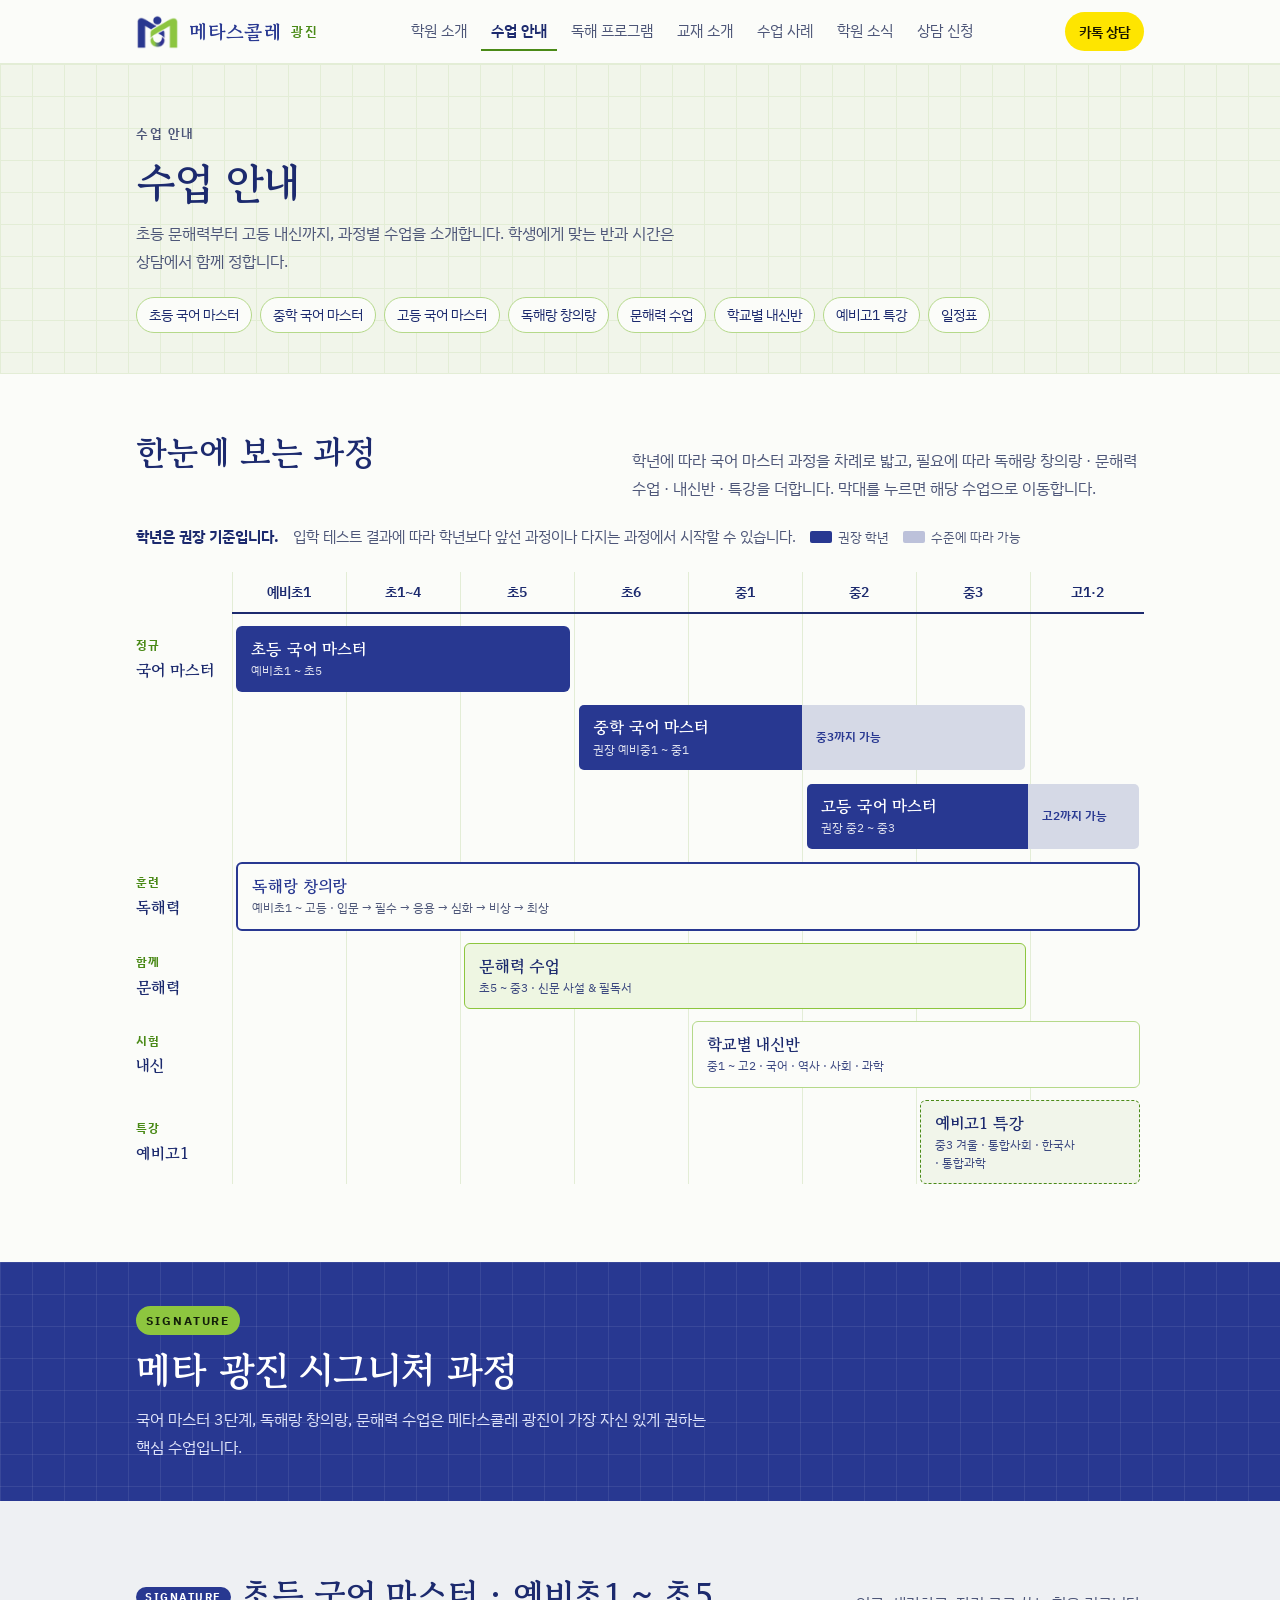
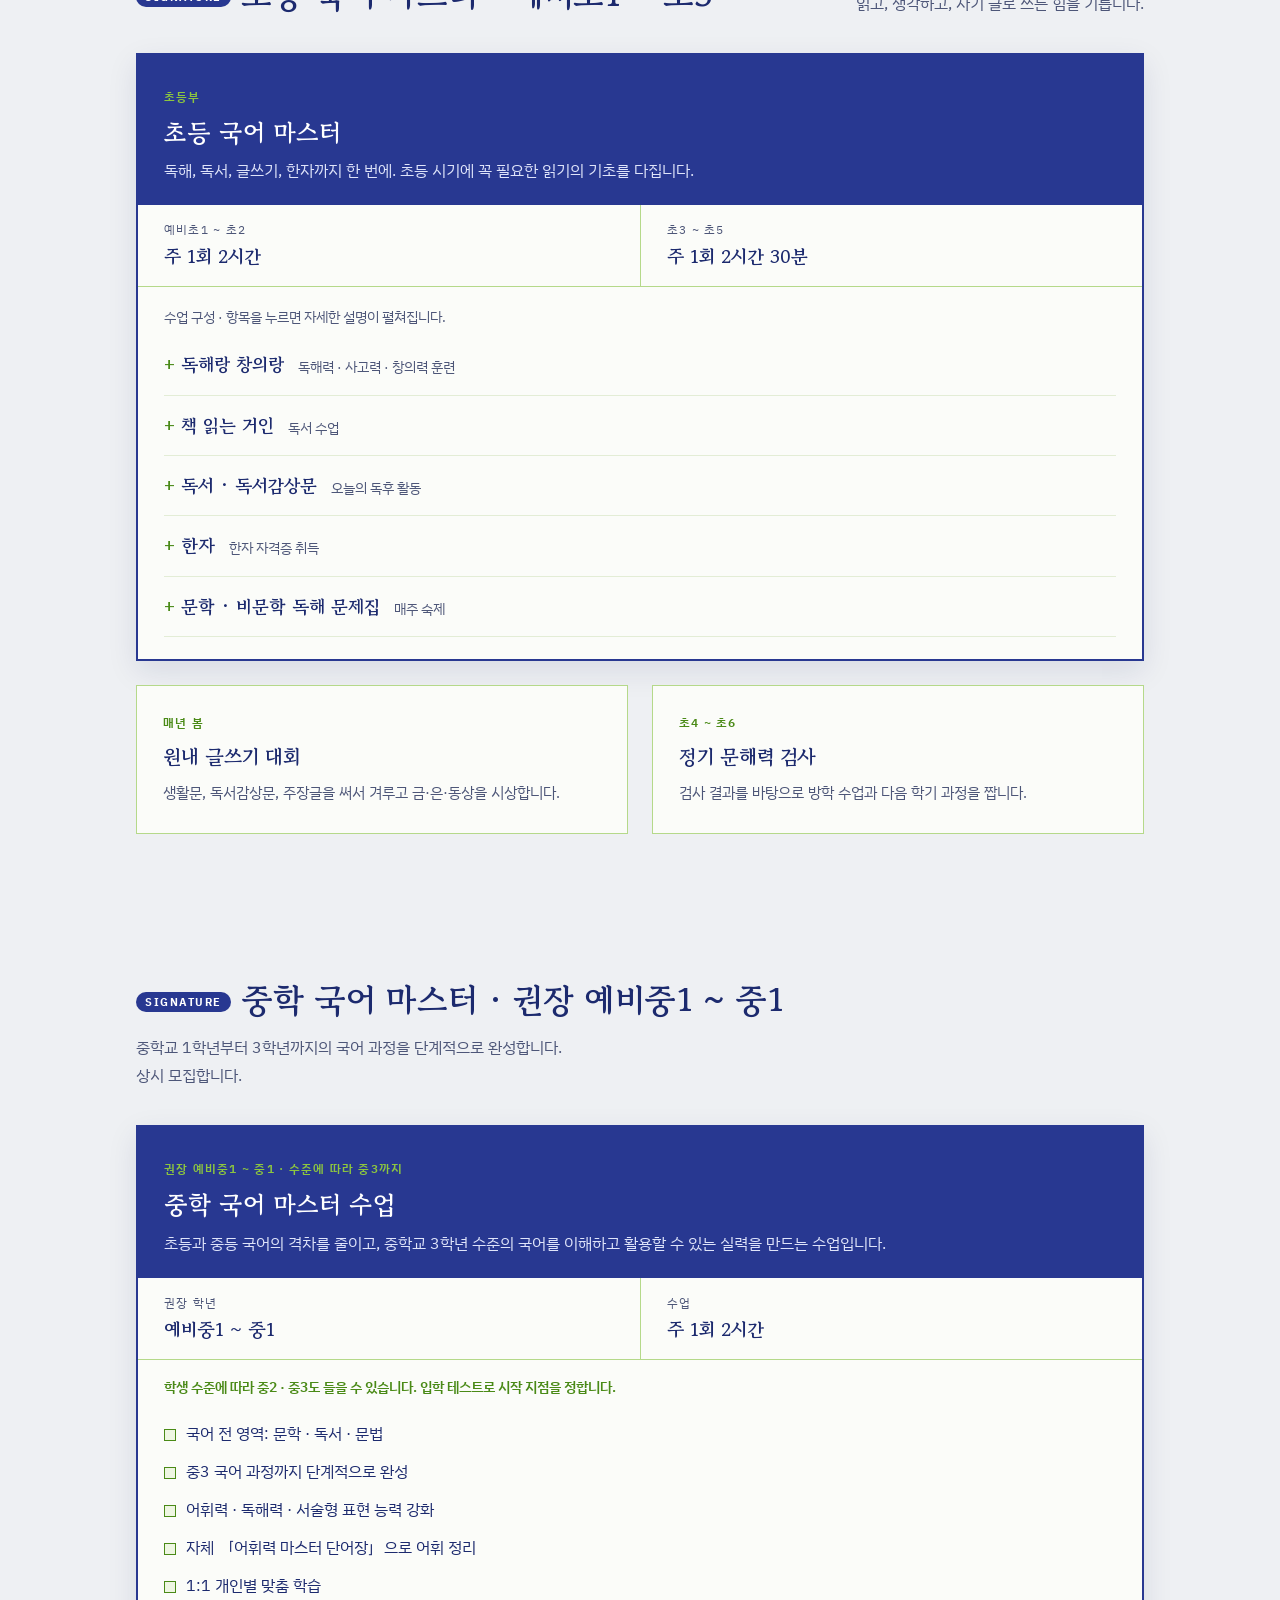
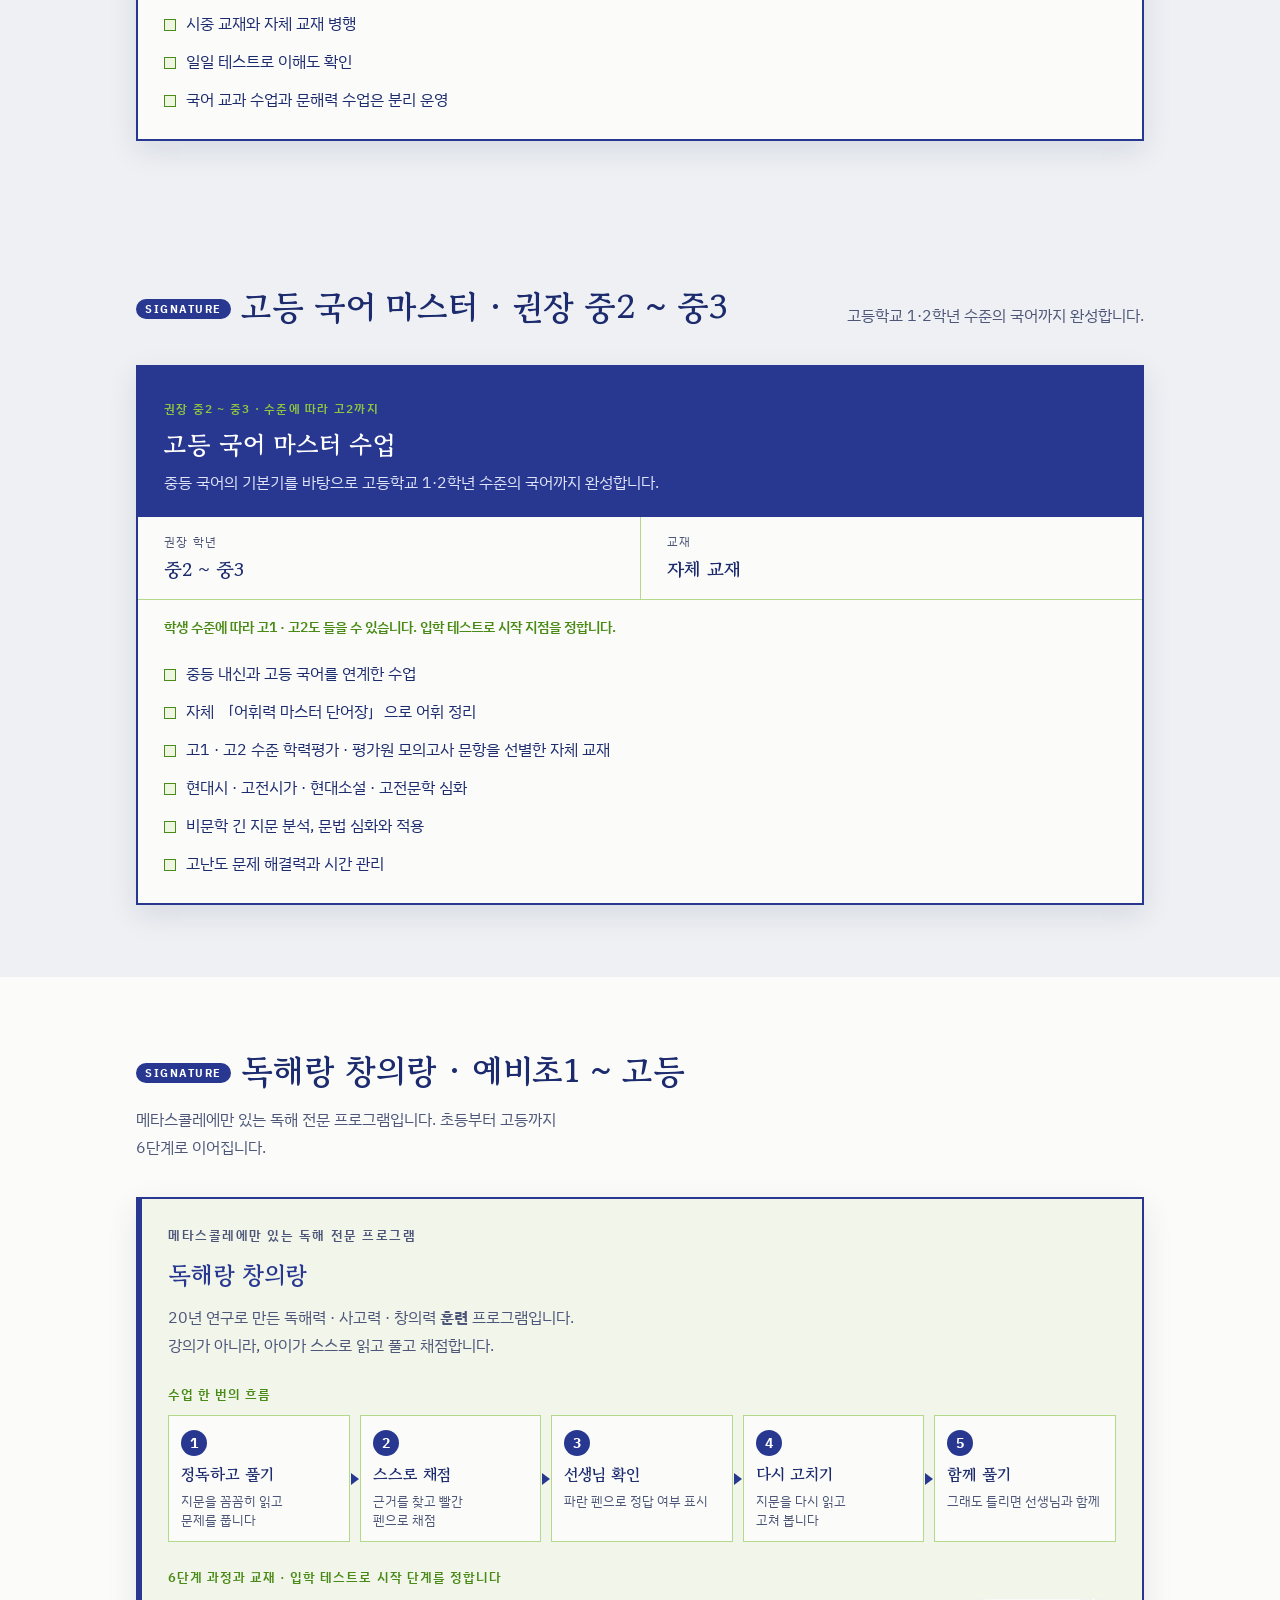
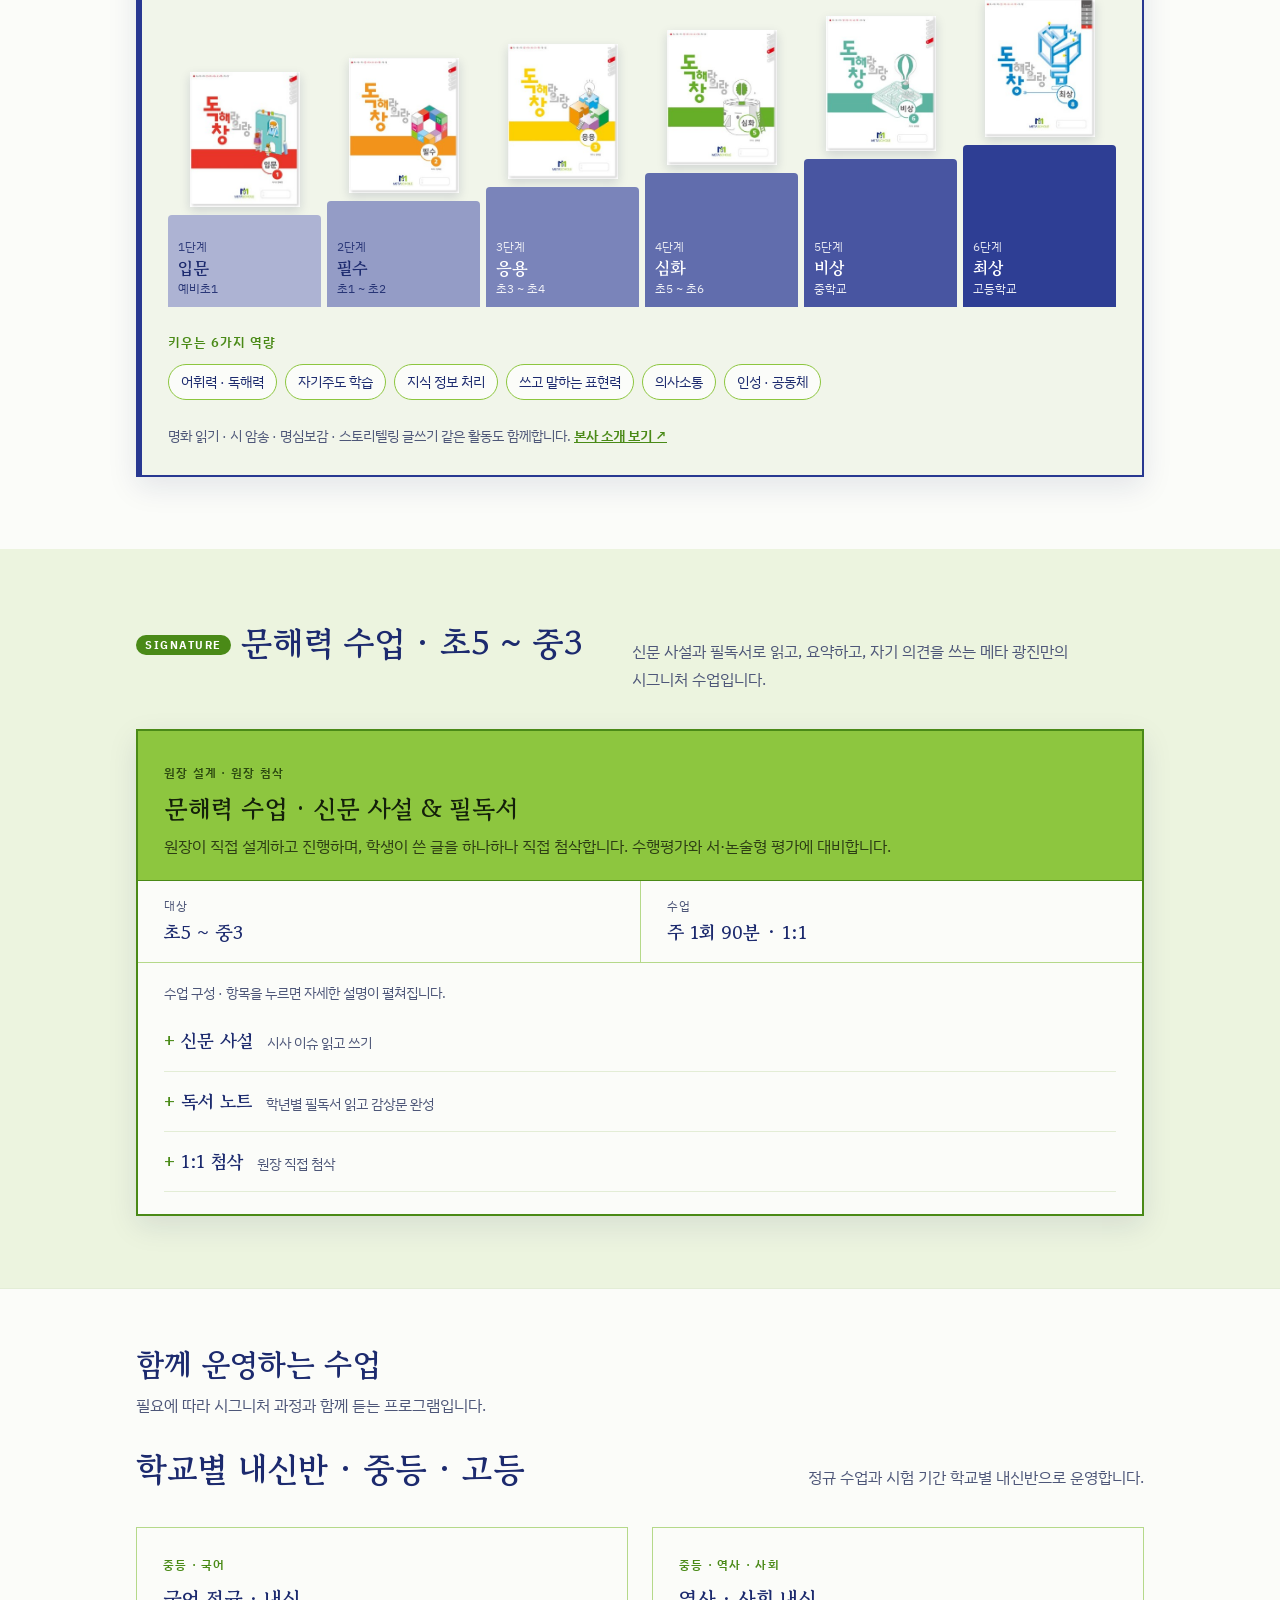
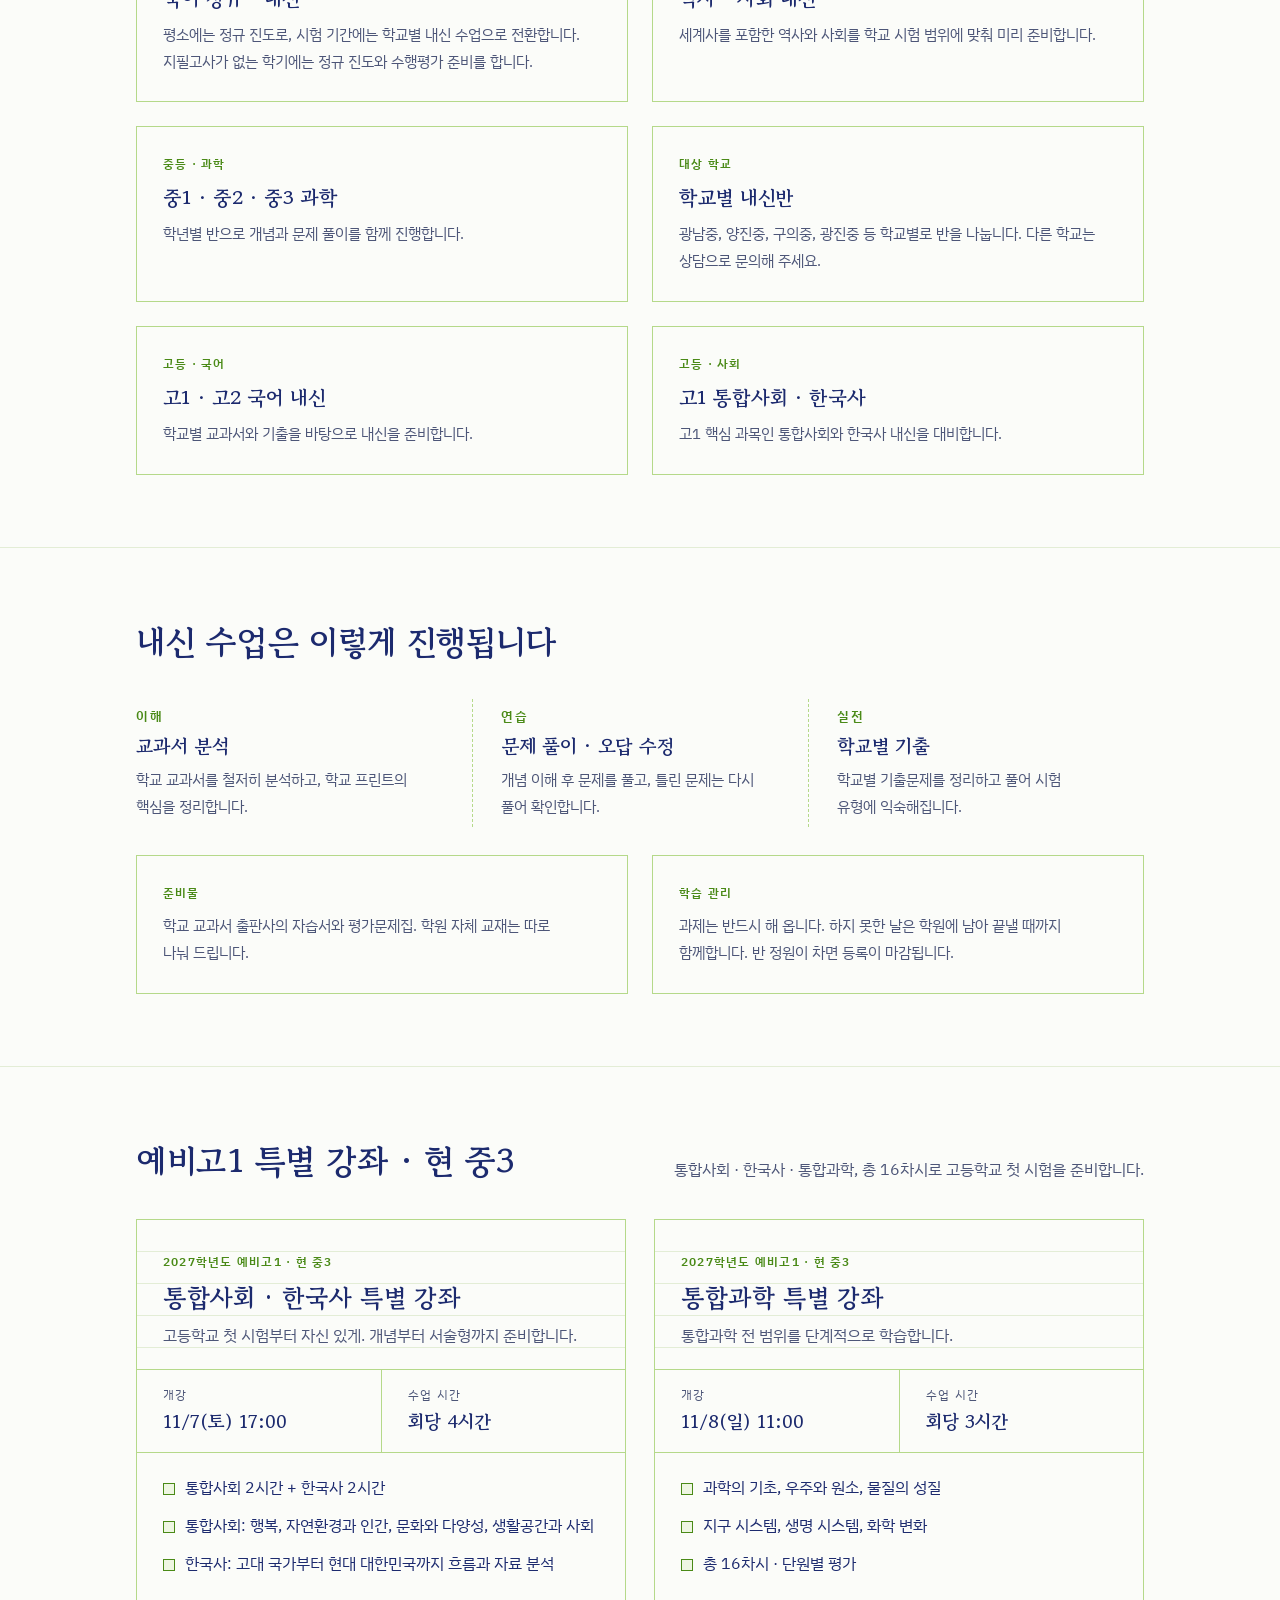
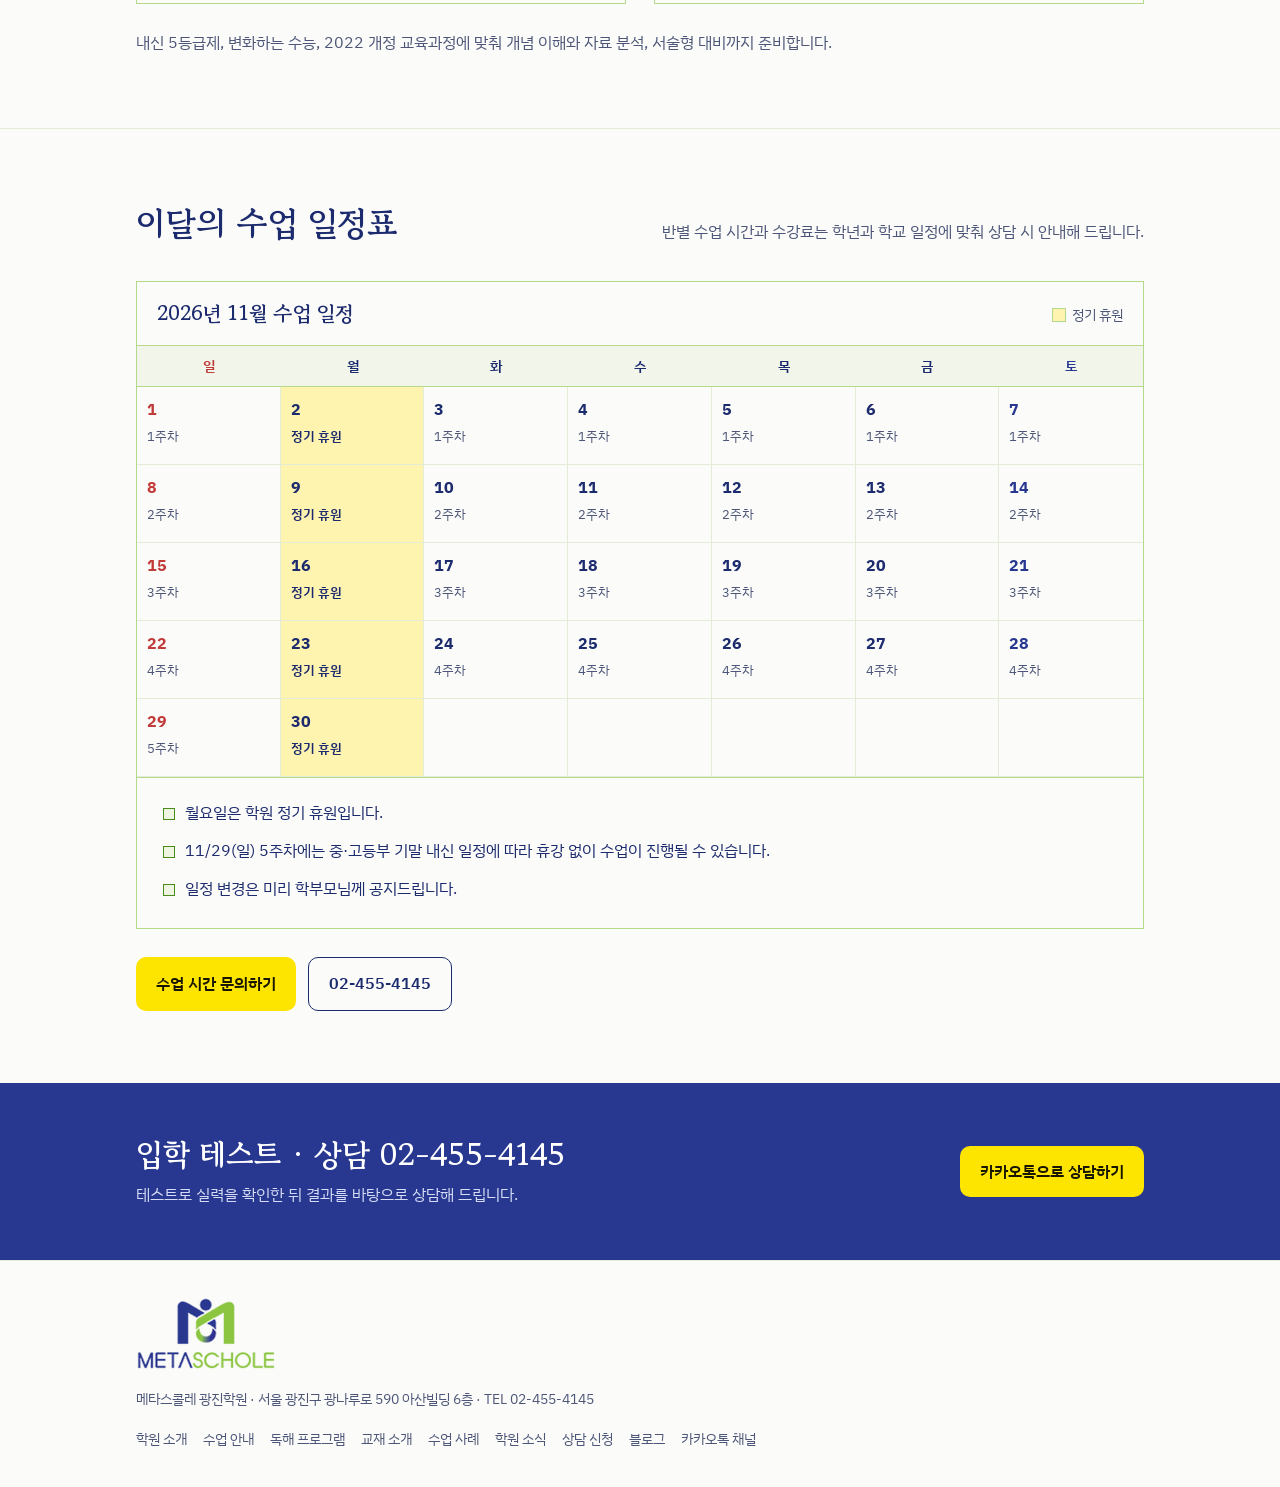
<file: classes.html>
<!doctype html>
<html lang="ko">
<head>
<meta charset="utf-8">
<meta name="viewport" content="width=device-width, initial-scale=1, viewport-fit=cover">
<title>수업 안내 | 메타스콜레 광진</title>
<meta name="claude:viewport-fit-sides" content="cover">
<meta name="description" content="초등부, 예비중1, 중등부, 고등부, 예비고1 수업 안내">
<link rel="preconnect" href="https://fonts.googleapis.com">
<link rel="preconnect" href="https://fonts.gstatic.com" crossorigin>
<link rel="stylesheet" href="https://fonts.googleapis.com/css2?family=Gowun+Batang:wght@400;700&family=IBM+Plex+Sans+KR:wght@400;500;600&display=swap">
<link rel="stylesheet" href="style.css">
<link rel="icon" href="mark.png">
</head>
<body>
<header class="site-header">
  <div class="wrap bar">
    <a class="logo" href="index.html" aria-label="메타스콜레 광진 홈">
      <img class="logo-img-light" src="mark.png" alt="">
      <img class="logo-img-dark" src="mark-dark.png" alt="">
      <b>메타스콜레</b><span>광진</span>
    </a>
    <nav class="menu" aria-label="주요 메뉴"><a href="about.html">학원 소개</a><a href="classes.html" aria-current="page">수업 안내</a><a href="programs.html">독해 프로그램</a><a href="materials.html">교재 소개</a><a href="cases.html">수업 사례</a><a href="news.html">학원 소식</a><a href="contact.html">상담 신청</a></nav>
    <a class="kakao-btn" href="https://pf.kakao.com/_zTMRxb" target="_blank" rel="noopener">카톡 상담</a>
  </div>
  <div class="menu-row"><nav class="menu wrap" aria-label="주요 메뉴(모바일)"><a href="about.html">학원 소개</a><a href="classes.html" aria-current="page">수업 안내</a><a href="programs.html">독해 프로그램</a><a href="materials.html">교재 소개</a><a href="cases.html">수업 사례</a><a href="news.html">학원 소식</a><a href="contact.html">상담 신청</a></nav></div>
</header>
<main>
<div class="page-head"><div class="wrap">
  <p class="crumb">수업 안내</p><h1>수업 안내</h1><p>초등 문해력부터 고등 내신까지, 과정별 수업을 소개합니다. 학생에게 맞는 반과 시간은 상담에서 함께 정합니다.</p><div class="subnav"><a href="#elementary">초등 국어 마스터</a><a href="#pre-middle">중학 국어 마스터</a><a href="#high-master">고등 국어 마스터</a><a href="#dhc">독해랑 창의랑</a><a href="#literacy">문해력 수업</a><a href="#middle">학교별 내신반</a><a href="#pre-high">예비고1 특강</a><a href="#schedule">일정표</a></div>
</div></div>

<section class="first coursemap-sec">
  <div class="wrap">
    <div class="sec-head"><h2>한눈에 보는 과정</h2><p>학년에 따라 국어 마스터 과정을 차례로 밟고, 필요에 따라 독해랑 창의랑 · 문해력 수업 · 내신반 · 특강을 더합니다. 막대를 누르면 해당 수업으로 이동합니다.</p></div>
    <p class="cm-note"><b>학년은 권장 기준입니다.</b> 입학 테스트 결과에 따라 학년보다 앞선 과정이나 다지는 과정에서 시작할 수 있습니다. <span class="cm-key"><i class="k-solid"></i>권장 학년 <i class="k-ext"></i>수준에 따라 가능</span></p>
    <div class="cm-scroll"><div class="coursemap" role="img" aria-label="학년별 수업 구조도">
      <div class="cm-row-label"></div><div class="cm-h">예비초1</div><div class="cm-h">초1~4</div><div class="cm-h">초5</div><div class="cm-h">초6</div><div class="cm-h">중1</div><div class="cm-h">중2</div><div class="cm-h">중3</div><div class="cm-h">고1·2</div>
      <div class="cm-row-label"><b>정규</b><span>국어 마스터</span></div>
      <a class="cm-bar m1" href="#elementary" style="grid-column:2 / 5"><b>초등 국어 마스터</b><span>예비초1 ~ 초5</span></a>
      <div class="cm-row-label"></div>
      <a class="cm-bar m2 ext" href="#pre-middle" style="grid-column:5 / 9;--solid:50%"><span class="seg s1"><b>중학 국어 마스터</b><span>권장 예비중1 ~ 중1</span></span><span class="seg s2">중3까지 가능</span></a>
      <div class="cm-row-label"></div>
      <a class="cm-bar m3 ext" href="#high-master" style="grid-column:7 / 10;--solid:66.6%"><span class="seg s1"><b>고등 국어 마스터</b><span>권장 중2 ~ 중3</span></span><span class="seg s2">고2까지 가능</span></a>
      <div class="cm-row-label"><b>훈련</b><span>독해력</span></div>
      <a class="cm-bar dhc-bar" href="#dhc" style="grid-column:2 / 10"><b>독해랑 창의랑</b><span>예비초1 ~ 고등 · 입문 → 필수 → 응용 → 심화 → 비상 → 최상</span></a>
      <div class="cm-row-label"><b>함께</b><span>문해력</span></div>
      <a class="cm-bar lit" href="#literacy" style="grid-column:4 / 9"><b>문해력 수업</b><span>초5 ~ 중3 · 신문 사설 & 필독서</span></a>
      <div class="cm-row-label"><b>시험</b><span>내신</span></div>
      <a class="cm-bar exam" href="#middle" style="grid-column:6 / 10"><b>학교별 내신반</b><span>중1 ~ 고2 · 국어 · 역사 · 사회 · 과학</span></a>
      <div class="cm-row-label"><b>특강</b><span>예비고1</span></div>
      <a class="cm-bar sp" href="#pre-high" style="grid-column:8 / 10"><b>예비고1 특강</b><span>중3 겨울 · 통합사회 · 한국사 · 통합과학</span></a>
    </div></div>
    <div class="cm-mobile">
      <p class="cm-m-title">정규 · 국어 마스터</p>
      <ol class="cm-steps">
        <li><a href="#elementary"><span>예비초1 ~ 초5</span><b>초등 국어 마스터</b></a></li>
        <li><a href="#pre-middle"><span>예비중1 ~ 중1</span><b>중학 국어 마스터</b><small>권장 학년 · 수준에 따라 중3까지</small></a></li>
        <li><a href="#high-master"><span>중2 ~ 중3</span><b>고등 국어 마스터</b><small>권장 학년 · 수준에 따라 고2까지</small></a></li>
      </ol>
      <p class="cm-m-title">함께 · 필요에 따라</p>
      <ul class="cm-extra">
        <li><a href="#dhc"><span>예비초1 ~ 고등</span><b>독해랑 창의랑</b></a></li>
        <li><a href="#literacy"><span>초5 ~ 중3</span><b>문해력 수업</b></a></li>
        <li><a href="#middle"><span>중1 ~ 고2</span><b>학교별 내신반</b></a></li>
        <li><a href="#pre-high"><span>중3</span><b>예비고1 특강</b></a></li>
      </ul>
    </div>
  </div>
</section>

<div class="sig-band"><div class="wrap"><span class="sig-badge">SIGNATURE</span><h2>메타 광진 시그니처 과정</h2><p>국어 마스터 3단계, 독해랑 창의랑, 문해력 수업은 메타스콜레 광진이 가장 자신 있게 권하는 핵심 수업입니다.</p></div></div>

<section id="elementary" class="sig sig-master">
  <div class="wrap">
    <div class="sec-head"><h2>초등 국어 마스터 · 예비초1 ~ 초5</h2><p>읽고, 생각하고, 자기 글로 쓰는 힘을 기릅니다.</p></div>
    <article class="class">
      <div class="class-top"><span class="tag">초등부</span><h3>초등 국어 마스터</h3><p>독해, 독서, 글쓰기, 한자까지 한 번에. 초등 시기에 꼭 필요한 읽기의 기초를 다집니다.</p></div>
      <div class="meta"><div><span>예비초1 ~ 초2</span><b>주 1회 2시간</b></div><div><span>초3 ~ 초5</span><b>주 1회 2시간 30분</b></div></div>
      <p class="parts-hint">수업 구성 · 항목을 누르면 자세한 설명이 펼쳐집니다.</p>
      <div class="parts">
        <details class="part"><summary><b>독해랑 창의랑</b><span>독해력 · 사고력 · 창의력 훈련</span></summary>
          <div class="part-body"><p>메타스콜레에만 있는 독해 전문 프로그램입니다. 초등부터 중 · 고등까지 이어지는 6단계 과정으로, 초등 국어 마스터에서는 입문 ~ 심화 단계를 공부합니다. <a class="more" href="#dhc">독해랑 창의랑 자세히 보기 →</a></p></div></details>
        <details class="part"><summary><b>책 읽는 거인</b><span>독서 수업</span></summary>
          <div class="part-body"><p>메타스콜레의 독서 · 독해력 훈련 프로그램입니다. 많이 읽는 다독과 깊이 읽는 훈련을 함께 해서, 책 읽는 습관과 독해력을 동시에 키웁니다.</p><ul class="checks" style="padding:4px 0 0"><li>다양한 책을 꾸준히 읽는 다독 훈련</li><li>독해력 · 어휘력 훈련</li><li>읽은 책에 대해 생각하고 글로 정리하기</li></ul></div></details>
        <details class="part"><summary><b>독서 · 독서감상문</b><span>오늘의 독후 활동</span></summary>
          <div class="part-body"><p>정글북, 오즈의 마법사, 레 미제라블, 몬테크리스토 백작 같은 세계 명작을 읽고, 책 한 권을 다 읽을 때마다 독서감상문을 씁니다. 학원에서 직접 만든 「오늘의 독후 활동」 교재로 독후 활동을 합니다. <a class="more" href="cases.html#reading-log">실제 학생 교재 보기 →</a></p>
          <ul class="checks" style="padding:4px 0 0"><li>줄거리 빈칸 채우기로 제대로 읽었는지 확인</li><li>어휘 정리 → 내용 요약 → 느낀 점과 나의 생각 쓰기</li><li>책마다 다른 활동: 꼼꼼히 들여다보기, 책 속으로 들어가기, 뒷이야기 상상하기, 친구에게 소개하기, 그림으로 표현하기</li><li>OREO 글쓰기로 주장 · 근거 · 예시를 갖춘 글 쓰기</li><li>쓴 글마다 선생님이 직접 첨삭</li></ul></div></details>
        <details class="part"><summary><b>한자</b><span>한자 자격증 취득</span></summary>
          <div class="part-body"><p>대한검정회 한자 자격시험 8급부터 시작해 한 급수씩 차근차근 시험을 봅니다. 한자를 알면 교과서 속 어려운 낱말의 뜻이 보이기 시작합니다.</p><ul class="checks" style="padding:4px 0 0"><li>대한검정회 8급부터 단계별 응시</li><li>급수별 빈출 한자와 기출문제로 준비</li></ul></div></details>
        <details class="part"><summary><b>문학 · 비문학 독해 문제집</b><span>매주 숙제</span></summary>
          <div class="part-body"><p>매주 문학 · 비문학 독해 문제집 3회분을 숙제로 풀어 옵니다. 수업 시간에 배운 독해 방법을 집에서 다시 연습하고, 다음 수업에서 확인합니다.</p></div></details>
      </div>
    </article>
    <div class="cards" style="margin-top:24px">
      <article class="card"><span class="tag">매년 봄</span><h3>원내 글쓰기 대회</h3><p>생활문, 독서감상문, 주장글을 써서 겨루고 금·은·동상을 시상합니다.</p></article>
      <article class="card"><span class="tag">초4 ~ 초6</span><h3>정기 문해력 검사</h3><p>검사 결과를 바탕으로 방학 수업과 다음 학기 과정을 짭니다.</p></article>
    </div>
  </div>
</section>

<section id="pre-middle" class="sig sig-master">
  <div class="wrap">
    <div class="sec-head"><h2>중학 국어 마스터 · 권장 예비중1 ~ 중1</h2><p>중학교 1학년부터 3학년까지의 국어 과정을 단계적으로 완성합니다. 상시 모집합니다.</p></div>
    <div class="classes single">
      <article class="class" id="master">
        <div class="class-top"><span class="tag">권장 예비중1 ~ 중1 · 수준에 따라 중3까지</span><h3>중학 국어 마스터 수업</h3><p>초등과 중등 국어의 격차를 줄이고, 중학교 3학년 수준의 국어를 이해하고 활용할 수 있는 실력을 만드는 수업입니다.</p></div>
        <div class="meta"><div><span>권장 학년</span><b>예비중1 ~ 중1</b></div><div><span>수업</span><b>주 1회 2시간</b></div></div>
        <p class="level-note">학생 수준에 따라 중2 · 중3도 들을 수 있습니다. 입학 테스트로 시작 지점을 정합니다.</p>
        <ul class="checks"><li>국어 전 영역: 문학 · 독서 · 문법</li><li>중3 국어 과정까지 단계적으로 완성</li><li>어휘력 · 독해력 · 서술형 표현 능력 강화</li><li>자체 「어휘력 마스터 단어장」으로 어휘 정리</li><li>1:1 개인별 맞춤 학습</li><li>시중 교재와 자체 교재 병행</li><li>일일 테스트로 이해도 확인</li><li>국어 교과 수업과 문해력 수업은 분리 운영</li></ul>
      </article>
    </div>
  </div>
</section>

<section id="high-master" class="sig sig-master">
  <div class="wrap">
    <div class="sec-head"><h2>고등 국어 마스터 · 권장 중2 ~ 중3</h2><p>고등학교 1·2학년 수준의 국어까지 완성합니다.</p></div>
    <div class="classes single">
      <article class="class">
        <div class="class-top"><span class="tag">권장 중2 ~ 중3 · 수준에 따라 고2까지</span><h3>고등 국어 마스터 수업</h3><p>중등 국어의 기본기를 바탕으로 고등학교 1·2학년 수준의 국어까지 완성합니다.</p></div>
        <div class="meta"><div><span>권장 학년</span><b>중2 ~ 중3</b></div><div><span>교재</span><b>자체 교재</b></div></div>
        <p class="level-note">학생 수준에 따라 고1 · 고2도 들을 수 있습니다. 입학 테스트로 시작 지점을 정합니다.</p>
        <ul class="checks"><li>중등 내신과 고등 국어를 연계한 수업</li><li>자체 「어휘력 마스터 단어장」으로 어휘 정리</li><li>고1 · 고2 수준 학력평가 · 평가원 모의고사 문항을 선별한 자체 교재</li><li>현대시 · 고전시가 · 현대소설 · 고전문학 심화</li><li>비문학 긴 지문 분석, 문법 심화와 적용</li><li>고난도 문제 해결력과 시간 관리</li></ul>
      </article>
    </div>
  </div>
</section>

<section id="dhc" class="sig sig-dhc">
  <div class="wrap">
    <div class="sec-head"><h2>독해랑 창의랑 · 예비초1 ~ 고등</h2><p>메타스콜레에만 있는 독해 전문 프로그램입니다. 초등부터 고등까지 6단계로 이어집니다.</p></div>
    <div class="dhc dhc-solo">
        <div class="dhc-head">
          <p class="crumb">메타스콜레에만 있는 독해 전문 프로그램</p>
          <h4>독해랑 창의랑</h4>
          <p>20년 연구로 만든 독해력 · 사고력 · 창의력 <b>훈련</b> 프로그램입니다.<br>강의가 아니라, 아이가 스스로 읽고 풀고 채점합니다.</p>
        </div>
        <div class="dhc-block">
          <p class="dhc-label">수업 한 번의 흐름</p>
          <ol class="dhc-flow"><li><i>1</i><b>정독하고 풀기</b><span>지문을 꼼꼼히 읽고 문제를 풉니다</span></li><li><i>2</i><b>스스로 채점</b><span>근거를 찾고 빨간 펜으로 채점</span></li><li><i>3</i><b>선생님 확인</b><span>파란 펜으로 정답 여부 표시</span></li><li><i>4</i><b>다시 고치기</b><span>지문을 다시 읽고 고쳐 봅니다</span></li><li><i>5</i><b>함께 풀기</b><span>그래도 틀리면 선생님과 함께</span></li></ol>
        </div>
        <div class="dhc-block">
          <p class="dhc-label">6단계 과정과 교재 · 입학 테스트로 시작 단계를 정합니다</p>
          <div class="table-wrap"><ol class="dhc-stairs"><li style="--h:1"><img class="st-cover" src="cover-dhc-1.jpg" alt="독해랑 창의랑 입문 교재 표지" loading="lazy"><div class="st-block"><em>1단계</em><b>입문</b><span>예비초1</span></div></li><li style="--h:2"><img class="st-cover" src="cover-dhc-2.jpg" alt="독해랑 창의랑 필수 교재 표지" loading="lazy"><div class="st-block"><em>2단계</em><b>필수</b><span>초1 ~ 초2</span></div></li><li style="--h:3"><img class="st-cover" src="cover-dhc-3.jpg" alt="독해랑 창의랑 응용 교재 표지" loading="lazy"><div class="st-block"><em>3단계</em><b>응용</b><span>초3 ~ 초4</span></div></li><li style="--h:4"><img class="st-cover" src="cover-dhc-4.jpg" alt="독해랑 창의랑 심화 교재 표지" loading="lazy"><div class="st-block"><em>4단계</em><b>심화</b><span>초5 ~ 초6</span></div></li><li style="--h:5"><img class="st-cover" src="cover-dhc-5.jpg" alt="독해랑 창의랑 비상 교재 표지" loading="lazy"><div class="st-block"><em>5단계</em><b>비상</b><span>중학교</span></div></li><li style="--h:6"><img class="st-cover" src="cover-dhc-6.jpg" alt="독해랑 창의랑 최상 교재 표지" loading="lazy"><div class="st-block"><em>6단계</em><b>최상</b><span>고등학교</span></div></li></ol></div>
        </div>
        <div class="dhc-block dhc-row">
          <p class="dhc-label">키우는 6가지 역량</p>
          <ul class="dhc-chips"><li>어휘력 · 독해력</li><li>자기주도 학습</li><li>지식 정보 처리</li><li>쓰고 말하는 표현력</li><li>의사소통</li><li>인성 · 공동체</li></ul>
        </div>
        <p class="dhc-foot">명화 읽기 · 시 암송 · 명심보감 · 스토리텔링 글쓰기 같은 활동도 함께합니다. <a href="https://www.metaschole.com/offlineedu" target="_blank" rel="noopener">본사 소개 보기 ↗</a></p>
      </div>
  </div>
</section>

<section id="literacy" class="sig sig-lit">
  <div class="wrap">
    <div class="sec-head"><h2>문해력 수업 · 초5 ~ 중3</h2><p>신문 사설과 필독서로 읽고, 요약하고, 자기 의견을 쓰는 메타 광진만의 시그니처 수업입니다.</p></div>
    <article class="class">
      <div class="class-top"><span class="tag">원장 설계 · 원장 첨삭</span><h3>문해력 수업 · 신문 사설 &amp; 필독서</h3><p>원장이 직접 설계하고 진행하며, 학생이 쓴 글을 하나하나 직접 첨삭합니다. 수행평가와 서·논술형 평가에 대비합니다.</p></div>
      <div class="meta"><div><span>대상</span><b>초5 ~ 중3</b></div><div><span>수업</span><b>주 1회 90분&nbsp;·&nbsp;1:1</b></div></div>
      <p class="parts-hint">수업 구성 · 항목을 누르면 자세한 설명이 펼쳐집니다.</p>
      <div class="parts">
        <details class="part"><summary><b>신문 사설</b><span>시사 이슈 읽고 쓰기</span></summary>
          <div class="part-body"><ol class="steps"><li><b>주제 · 핵심 키워드 찾기</b> · 사설을 읽고 스스로 글의 주제와 키워드를 찾습니다.</li><li><b>어휘 탐구</b> · 모르는 어휘를 사전으로 찾아 사전적 뜻과 맥락 속 의미를 익힙니다.</li><li><b>문단별 요약</b> · 핵심 내용을 문단별로 요약해 글쓴이의 주장을 파악합니다.</li><li><b>나의 의견 쓰기</b> · 글쓴이의 주장에 대한 자기 의견을 논리적으로 씁니다.</li></ol></div></details>
        <details class="part"><summary><b>독서 노트</b><span>학년별 필독서 읽고 감상문 완성</span></summary>
          <div class="part-body"><ol class="steps"><li><b>성취 기준 제시</b> · 읽기 전에 작품별 성취 기준을 알려 주고, 이를 염두에 두고 정독하게 합니다.</li><li><b>문단별 가이드</b> · 작품에 맞춰 문단마다 쓸 내용을 안내합니다.</li><li><b>완성형 독서 감상문</b> · 가이드에 따라 한 편의 완성된 독서 감상문을 씁니다.</li></ol></div></details>
        <details class="part"><summary><b>1:1 첨삭</b><span>원장 직접 첨삭</span></summary>
          <div class="part-body"><p>학생이 쓴 내용을 원장이 직접 첨삭해 사설과 필독서의 핵심을 정확히 파악하도록 돕습니다. 학생 수준에 맞춰 1:1로 지도하고, 수업 시간은 조율할 수 있습니다.</p></div></details>
      </div>
    </article>
  </div>
</section>

<div class="more-band"><div class="wrap"><h2>함께 운영하는 수업</h2><p>필요에 따라 시그니처 과정과 함께 듣는 프로그램입니다.</p></div></div>





<section id="middle">
  <div class="wrap">
    <div class="sec-head"><h2>학교별 내신반 · 중등 · 고등</h2><p>정규 수업과 시험 기간 학교별 내신반으로 운영합니다.</p></div>
    <div class="cards">
      <article class="card"><span class="tag">중등 · 국어</span><h3>국어 정규 · 내신</h3><p>평소에는 정규 진도로, 시험 기간에는 학교별 내신 수업으로 전환합니다. 지필고사가 없는 학기에는 정규 진도와 수행평가 준비를 합니다.</p></article>
      <article class="card"><span class="tag">중등 · 역사 · 사회</span><h3>역사 · 사회 내신</h3><p>세계사를 포함한 역사와 사회를 학교 시험 범위에 맞춰 미리 준비합니다.</p></article>
      <article class="card"><span class="tag">중등 · 과학</span><h3>중1 · 중2 · 중3 과학</h3><p>학년별 반으로 개념과 문제 풀이를 함께 진행합니다.</p></article>
      <article class="card"><span class="tag">대상 학교</span><h3>학교별 내신반</h3><p>광남중, 양진중, 구의중, 광진중 등 학교별로 반을 나눕니다. 다른 학교는 상담으로 문의해 주세요.</p></article>
      <article class="card"><span class="tag">고등 · 국어</span><h3>고1 · 고2 국어 내신</h3><p>학교별 교과서와 기출을 바탕으로 내신을 준비합니다.</p></article>
      <article class="card"><span class="tag">고등 · 사회</span><h3>고1 통합사회 · 한국사</h3><p>고1 핵심 과목인 통합사회와 한국사 내신을 대비합니다.</p></article>
    
    </div>
  </div>
</section>

<section id="how">
  <div class="wrap">
    <div class="sec-head"><h2>내신 수업은 이렇게 진행됩니다</h2></div>
    <div class="flow">
      <div class="step"><div class="n">이해</div><h3>교과서 분석</h3><p>학교 교과서를 철저히 분석하고, 학교 프린트의 핵심을 정리합니다.</p></div>
      <div class="step"><div class="n">연습</div><h3>문제 풀이 · 오답 수정</h3><p>개념 이해 후 문제를 풀고, 틀린 문제는 다시 풀어 확인합니다.</p></div>
      <div class="step"><div class="n">실전</div><h3>학교별 기출</h3><p>학교별 기출문제를 정리하고 풀어 시험 유형에 익숙해집니다.</p></div>
    </div>
    <div style="margin-top:28px" class="cards">
      <div class="card"><span class="tag">준비물</span><p>학교 교과서 출판사의 자습서와 평가문제집. 학원 자체 교재는 따로 나눠 드립니다.</p></div>
      <div class="card"><span class="tag">학습 관리</span><p>과제는 반드시 해 옵니다. 하지 못한 날은 학원에 남아 끝낼 때까지 함께합니다. 반 정원이 차면 등록이 마감됩니다.</p></div>
    </div>
  </div>
</section>

<section id="pre-high">
  <div class="wrap"><div class="sec-head"><h2>예비고1 특별 강좌 · 현 중3</h2><p>통합사회 · 한국사 · 통합과학, 총 16차시로 고등학교 첫 시험을 준비합니다.</p></div></div>
  <div class="wrap classes">
    <article class="class">
      <div class="class-top"><span class="tag">2027학년도 예비고1 · 현 중3</span><h3>통합사회 · 한국사 특별 강좌</h3><p>고등학교 첫 시험부터 자신 있게. 개념부터 서술형까지 준비합니다.</p></div>
      <div class="meta"><div><span>개강</span><b>11/7(토) 17:00</b></div><div><span>수업 시간</span><b>회당 4시간</b></div></div>
      <ul class="checks"><li>통합사회 2시간 + 한국사 2시간</li><li>통합사회: 행복, 자연환경과 인간, 문화와 다양성, 생활공간과 사회</li><li>한국사: 고대 국가부터 현대 대한민국까지 흐름과 자료 분석</li></ul>
    </article>
    <article class="class">
      <div class="class-top"><span class="tag">2027학년도 예비고1 · 현 중3</span><h3>통합과학 특별 강좌</h3><p>통합과학 전 범위를 단계적으로 학습합니다.</p></div>
      <div class="meta"><div><span>개강</span><b>11/8(일) 11:00</b></div><div><span>수업 시간</span><b>회당 3시간</b></div></div>
      <ul class="checks"><li>과학의 기초, 우주와 원소, 물질의 성질</li><li>지구 시스템, 생명 시스템, 화학 변화</li><li>총 16차시 · 단원별 평가</li></ul>
    </article>
  </div>
  <div class="wrap" style="margin-top:24px"><p style="color:var(--ink-soft)">내신 5등급제, 변화하는 수능, 2022 개정 교육과정에 맞춰 개념 이해와 자료 분석, 서술형 대비까지 준비합니다.</p></div>
</section>

<section id="schedule">
  <div class="wrap">
    <div class="sec-head"><h2>이달의 수업 일정표</h2><p>반별 수업 시간과 수강료는 학년과 학교 일정에 맞춰 상담 시 안내해 드립니다.</p></div>
    <div class="cal-wrap">
  <div class="cal-title"><h3>2026년 11월 수업 일정</h3><span class="cal-key"><i></i>정기 휴원</span></div>
  <div class="cal" role="table" aria-label="2026년 11월 수업 일정표"><div class="cal-h sun">일</div><div class="cal-h">월</div><div class="cal-h">화</div><div class="cal-h">수</div><div class="cal-h">목</div><div class="cal-h">금</div><div class="cal-h sat">토</div><div class="cal-d sun"><b>1</b><span>1주차</span></div><div class="cal-d closed"><b>2</b><span>정기 휴원</span></div><div class="cal-d"><b>3</b><span>1주차</span></div><div class="cal-d"><b>4</b><span>1주차</span></div><div class="cal-d"><b>5</b><span>1주차</span></div><div class="cal-d"><b>6</b><span>1주차</span></div><div class="cal-d sat"><b>7</b><span>1주차</span></div><div class="cal-d sun"><b>8</b><span>2주차</span></div><div class="cal-d closed"><b>9</b><span>정기 휴원</span></div><div class="cal-d"><b>10</b><span>2주차</span></div><div class="cal-d"><b>11</b><span>2주차</span></div><div class="cal-d"><b>12</b><span>2주차</span></div><div class="cal-d"><b>13</b><span>2주차</span></div><div class="cal-d sat"><b>14</b><span>2주차</span></div><div class="cal-d sun"><b>15</b><span>3주차</span></div><div class="cal-d closed"><b>16</b><span>정기 휴원</span></div><div class="cal-d"><b>17</b><span>3주차</span></div><div class="cal-d"><b>18</b><span>3주차</span></div><div class="cal-d"><b>19</b><span>3주차</span></div><div class="cal-d"><b>20</b><span>3주차</span></div><div class="cal-d sat"><b>21</b><span>3주차</span></div><div class="cal-d sun"><b>22</b><span>4주차</span></div><div class="cal-d closed"><b>23</b><span>정기 휴원</span></div><div class="cal-d"><b>24</b><span>4주차</span></div><div class="cal-d"><b>25</b><span>4주차</span></div><div class="cal-d"><b>26</b><span>4주차</span></div><div class="cal-d"><b>27</b><span>4주차</span></div><div class="cal-d sat"><b>28</b><span>4주차</span></div><div class="cal-d sun"><b>29</b><span>5주차</span></div><div class="cal-d closed"><b>30</b><span>정기 휴원</span></div><div class="cal-d empty"></div><div class="cal-d empty"></div><div class="cal-d empty"></div><div class="cal-d empty"></div><div class="cal-d empty"></div></div>
  <ul class="checks cal-notes"><li>월요일은 학원 정기 휴원입니다.</li><li>11/29(일) 5주차에는 중·고등부 기말 내신 일정에 따라 휴강 없이 수업이 진행될 수 있습니다.</li><li>일정 변경은 미리 학부모님께 공지드립니다.</li></ul>
</div>
    <div class="actions"><a class="btn kakao" href="https://pf.kakao.com/_zTMRxb" target="_blank" rel="noopener">수업 시간 문의하기</a><a class="btn line" href="tel:024554145">02-455-4145</a></div>
  </div>
</section>
<div class="cta-band"><div class="wrap">
  <div><h2>입학 테스트 · 상담 02-455-4145</h2><p>테스트로 실력을 확인한 뒤 결과를 바탕으로 상담해 드립니다.</p></div>
  <a class="btn kakao" href="https://pf.kakao.com/_zTMRxb" target="_blank" rel="noopener">카카오톡으로 상담하기</a>
</div></div>
</main>
<footer><div class="wrap">
  <div>
    <img class="logo-img-light" src="logo.png" alt="METASCHOLE" style="width:140px">
    <img class="logo-img-dark" src="logo-dark.png" alt="METASCHOLE" style="width:140px">
    <p style="margin-top:10px">메타스콜레 광진학원 · 서울 광진구 광나루로 590 아산빌딩 6층 · TEL 02-455-4145</p>
  </div>
  <nav aria-label="하단 메뉴"><a href="about.html">학원 소개</a><a href="classes.html">수업 안내</a><a href="programs.html">독해 프로그램</a><a href="materials.html">교재 소개</a><a href="cases.html">수업 사례</a><a href="news.html">학원 소식</a><a href="contact.html">상담 신청</a><a href="https://blog.naver.com/lcleo01" target="_blank" rel="noopener">블로그</a><a href="https://pf.kakao.com/_zTMRxb" target="_blank" rel="noopener">카카오톡 채널</a></nav>
</div></footer>
</body>
</html>
</file>
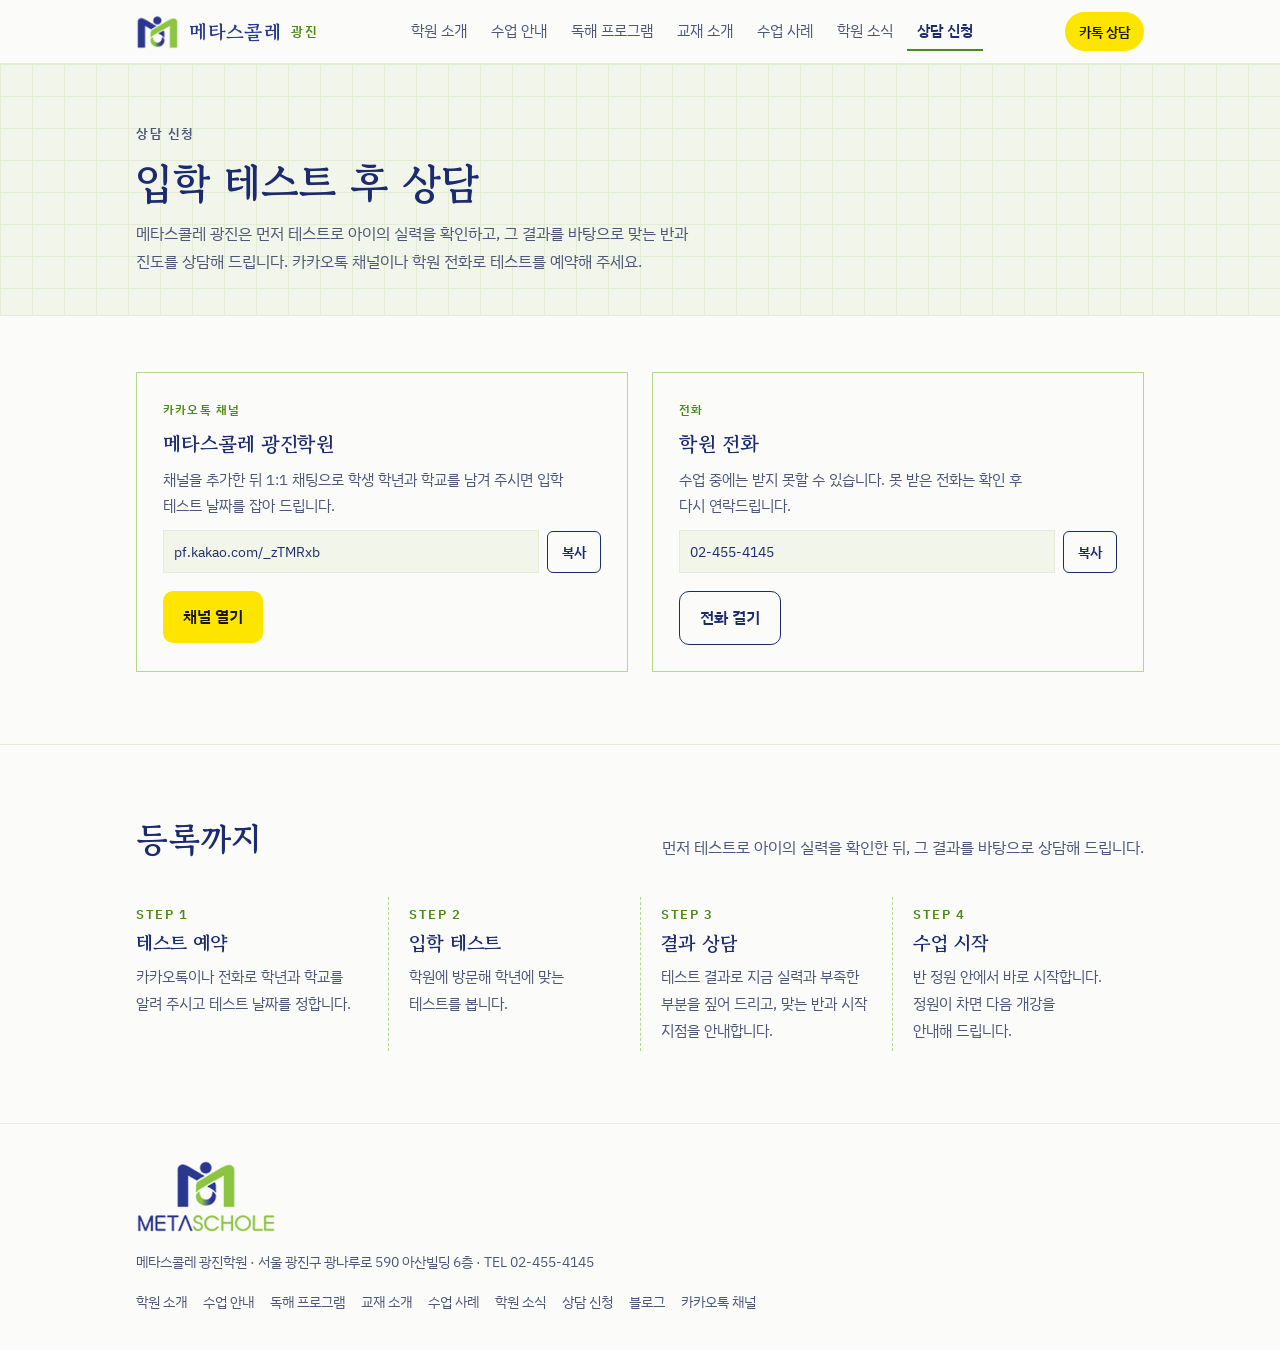
<file: contact.html>
<!doctype html>
<html lang="ko">
<head>
<meta charset="utf-8">
<meta name="viewport" content="width=device-width, initial-scale=1, viewport-fit=cover">
<title>상담 신청 | 메타스콜레 광진</title>
<meta name="claude:viewport-fit-sides" content="cover">
<meta name="description" content="카카오톡 채널과 전화로 상담 신청하는 방법">
<link rel="preconnect" href="https://fonts.googleapis.com">
<link rel="preconnect" href="https://fonts.gstatic.com" crossorigin>
<link rel="stylesheet" href="https://fonts.googleapis.com/css2?family=Gowun+Batang:wght@400;700&family=IBM+Plex+Sans+KR:wght@400;500;600&display=swap">
<link rel="stylesheet" href="style.css">
<link rel="icon" href="mark.png">
</head>
<body>
<header class="site-header">
  <div class="wrap bar">
    <a class="logo" href="index.html" aria-label="메타스콜레 광진 홈">
      <img class="logo-img-light" src="mark.png" alt="">
      <img class="logo-img-dark" src="mark-dark.png" alt="">
      <b>메타스콜레</b><span>광진</span>
    </a>
    <nav class="menu" aria-label="주요 메뉴"><a href="about.html">학원 소개</a><a href="classes.html">수업 안내</a><a href="programs.html">독해 프로그램</a><a href="materials.html">교재 소개</a><a href="cases.html">수업 사례</a><a href="news.html">학원 소식</a><a href="contact.html" aria-current="page">상담 신청</a></nav>
    <a class="kakao-btn" href="https://pf.kakao.com/_zTMRxb" target="_blank" rel="noopener">카톡 상담</a>
  </div>
  <div class="menu-row"><nav class="menu wrap" aria-label="주요 메뉴(모바일)"><a href="about.html">학원 소개</a><a href="classes.html">수업 안내</a><a href="programs.html">독해 프로그램</a><a href="materials.html">교재 소개</a><a href="cases.html">수업 사례</a><a href="news.html">학원 소식</a><a href="contact.html" aria-current="page">상담 신청</a></nav></div>
</header>
<main>
<div class="page-head"><div class="wrap">
  <p class="crumb">상담 신청</p><h1>입학 테스트 후 상담</h1><p>메타스콜레 광진은 먼저 테스트로 아이의 실력을 확인하고, 그 결과를 바탕으로 맞는 반과 진도를 상담해 드립니다. 카카오톡 채널이나 학원 전화로 테스트를 예약해 주세요.</p>
</div></div>

<section class="first">
  <div class="wrap cards">
    <div class="card">
      <span class="tag">카카오톡 채널</span>
      <h3>메타스콜레 광진학원</h3>
      <p>채널을 추가한 뒤 1:1 채팅으로 학생 학년과 학교를 남겨 주시면 입학 테스트 날짜를 잡아 드립니다.</p>
      <div class="copy"><code>pf.kakao.com/_zTMRxb</code><button type="button" data-copy="https://pf.kakao.com/_zTMRxb">복사</button></div>
      <div class="actions" style="margin-top:8px"><a class="btn kakao" href="https://pf.kakao.com/_zTMRxb" target="_blank" rel="noopener">채널 열기</a></div>
    </div>
    <div class="card">
      <span class="tag">전화</span>
      <h3>학원 전화</h3>
      <p>수업 중에는 받지 못할 수 있습니다. 못 받은 전화는 확인 후 다시 연락드립니다.</p>
      <div class="copy"><code>02-455-4145</code><button type="button" data-copy="02-455-4145">복사</button></div>
      <div class="actions" style="margin-top:8px"><a class="btn line" href="tel:024554145">전화 걸기</a></div>
    </div>
  </div>
</section>

<section>
  <div class="wrap">
    <div class="sec-head"><h2>등록까지</h2><p>먼저 테스트로 아이의 실력을 확인한 뒤, 그 결과를 바탕으로 상담해 드립니다.</p></div>
    <div class="flow four">
      <div class="step"><div class="n">STEP 1</div><h3>테스트 예약</h3><p>카카오톡이나 전화로 학년과 학교를 알려 주시고 테스트 날짜를 정합니다.</p></div>
      <div class="step"><div class="n">STEP 2</div><h3>입학 테스트</h3><p>학원에 방문해 학년에 맞는 테스트를 봅니다.</p></div>
      <div class="step"><div class="n">STEP 3</div><h3>결과 상담</h3><p>테스트 결과로 지금 실력과 부족한 부분을 짚어 드리고, 맞는 반과 시작 지점을 안내합니다.</p></div>
      <div class="step"><div class="n">STEP 4</div><h3>수업 시작</h3><p>반 정원 안에서 바로 시작합니다. 정원이 차면 다음 개강을 안내해 드립니다.</p></div>
    </div>
  </div>
</section>
<script>
document.querySelectorAll('[data-copy]').forEach(function(btn){
  btn.addEventListener('click',function(){
    var text=btn.getAttribute('data-copy'),code=btn.previousElementSibling;
    function done(){btn.textContent='복사됨';setTimeout(function(){btn.textContent='복사'},1600)}
    function fallback(){var r=document.createRange();r.selectNodeContents(code);var s=getSelection();s.removeAllRanges();s.addRange(r);btn.textContent='선택됨'}
    try{navigator.clipboard.writeText(text).then(done,fallback)}catch(e){fallback()}
  });
});
</script>
</main>
<footer><div class="wrap">
  <div>
    <img class="logo-img-light" src="logo.png" alt="METASCHOLE" style="width:140px">
    <img class="logo-img-dark" src="logo-dark.png" alt="METASCHOLE" style="width:140px">
    <p style="margin-top:10px">메타스콜레 광진학원 · 서울 광진구 광나루로 590 아산빌딩 6층 · TEL 02-455-4145</p>
  </div>
  <nav aria-label="하단 메뉴"><a href="about.html">학원 소개</a><a href="classes.html">수업 안내</a><a href="programs.html">독해 프로그램</a><a href="materials.html">교재 소개</a><a href="cases.html">수업 사례</a><a href="news.html">학원 소식</a><a href="contact.html">상담 신청</a><a href="https://blog.naver.com/lcleo01" target="_blank" rel="noopener">블로그</a><a href="https://pf.kakao.com/_zTMRxb" target="_blank" rel="noopener">카카오톡 채널</a></nav>
</div></footer>
</body>
</html>
</file>
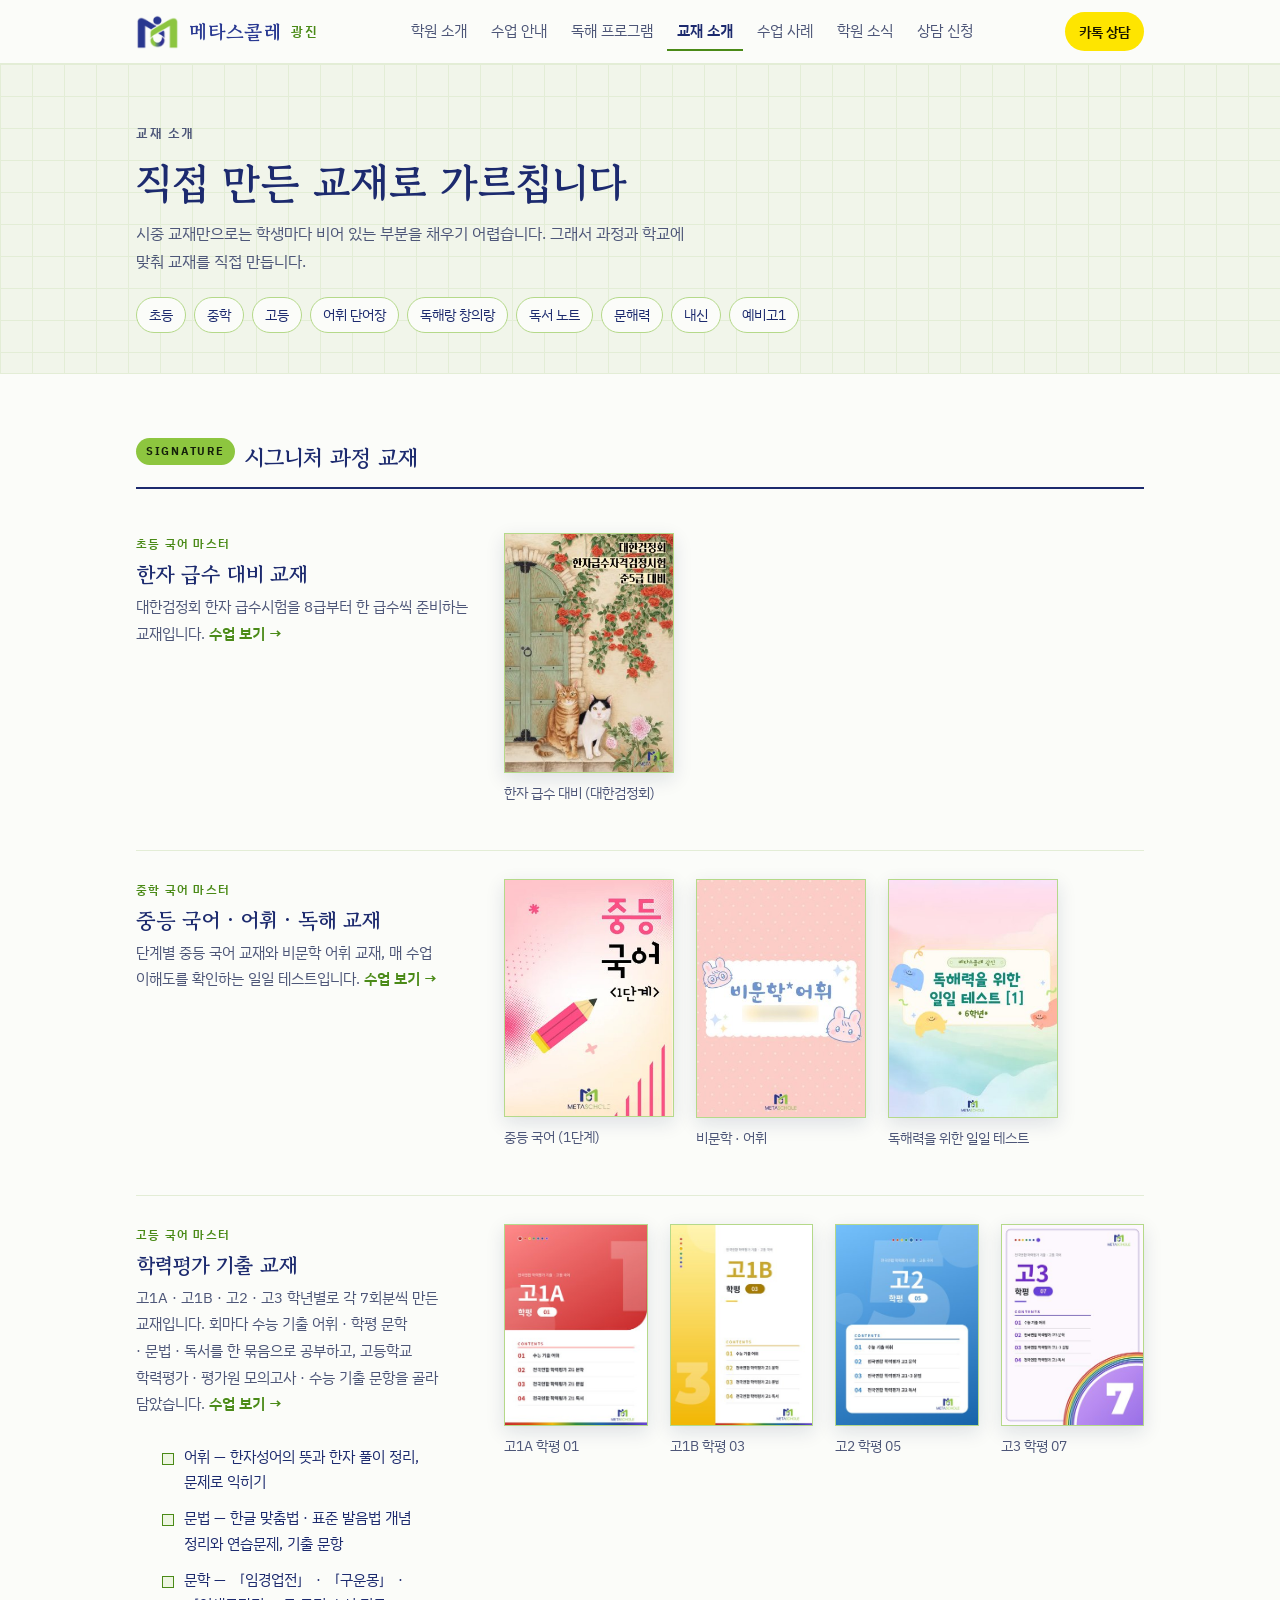
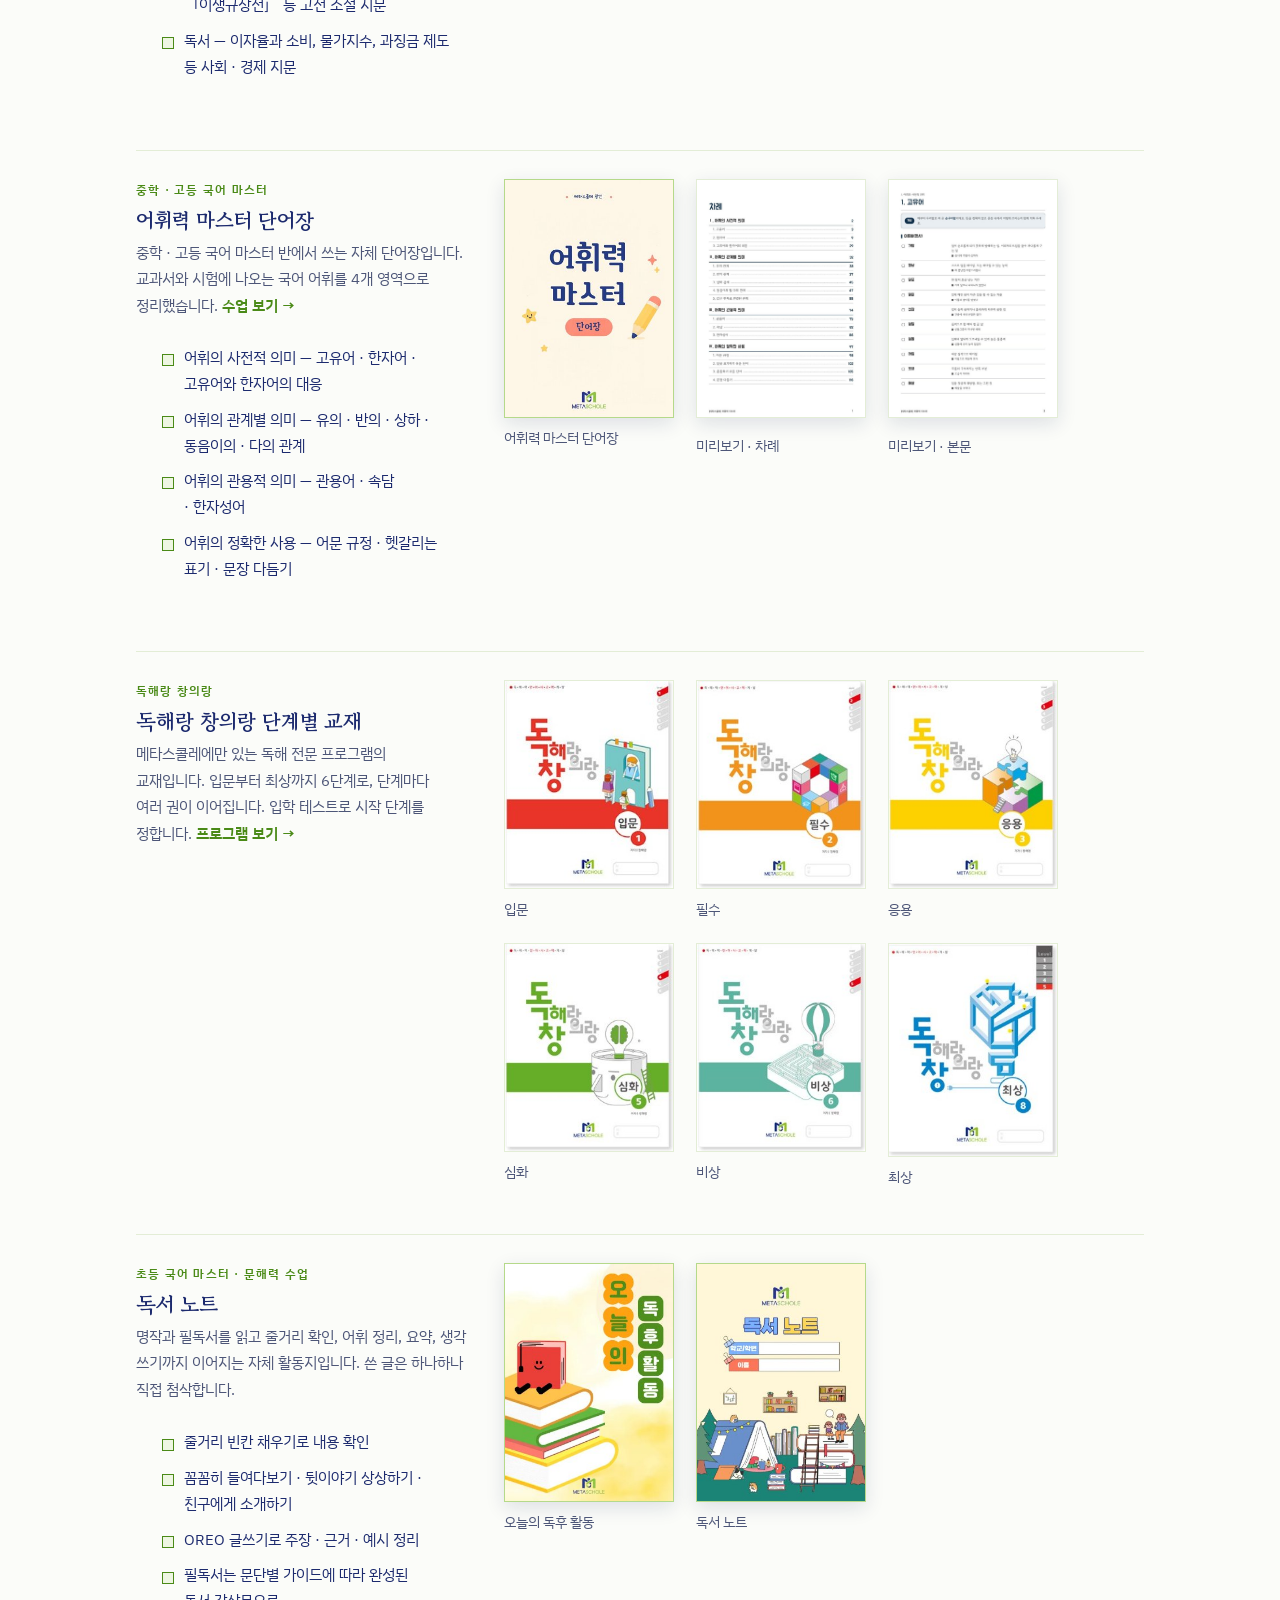
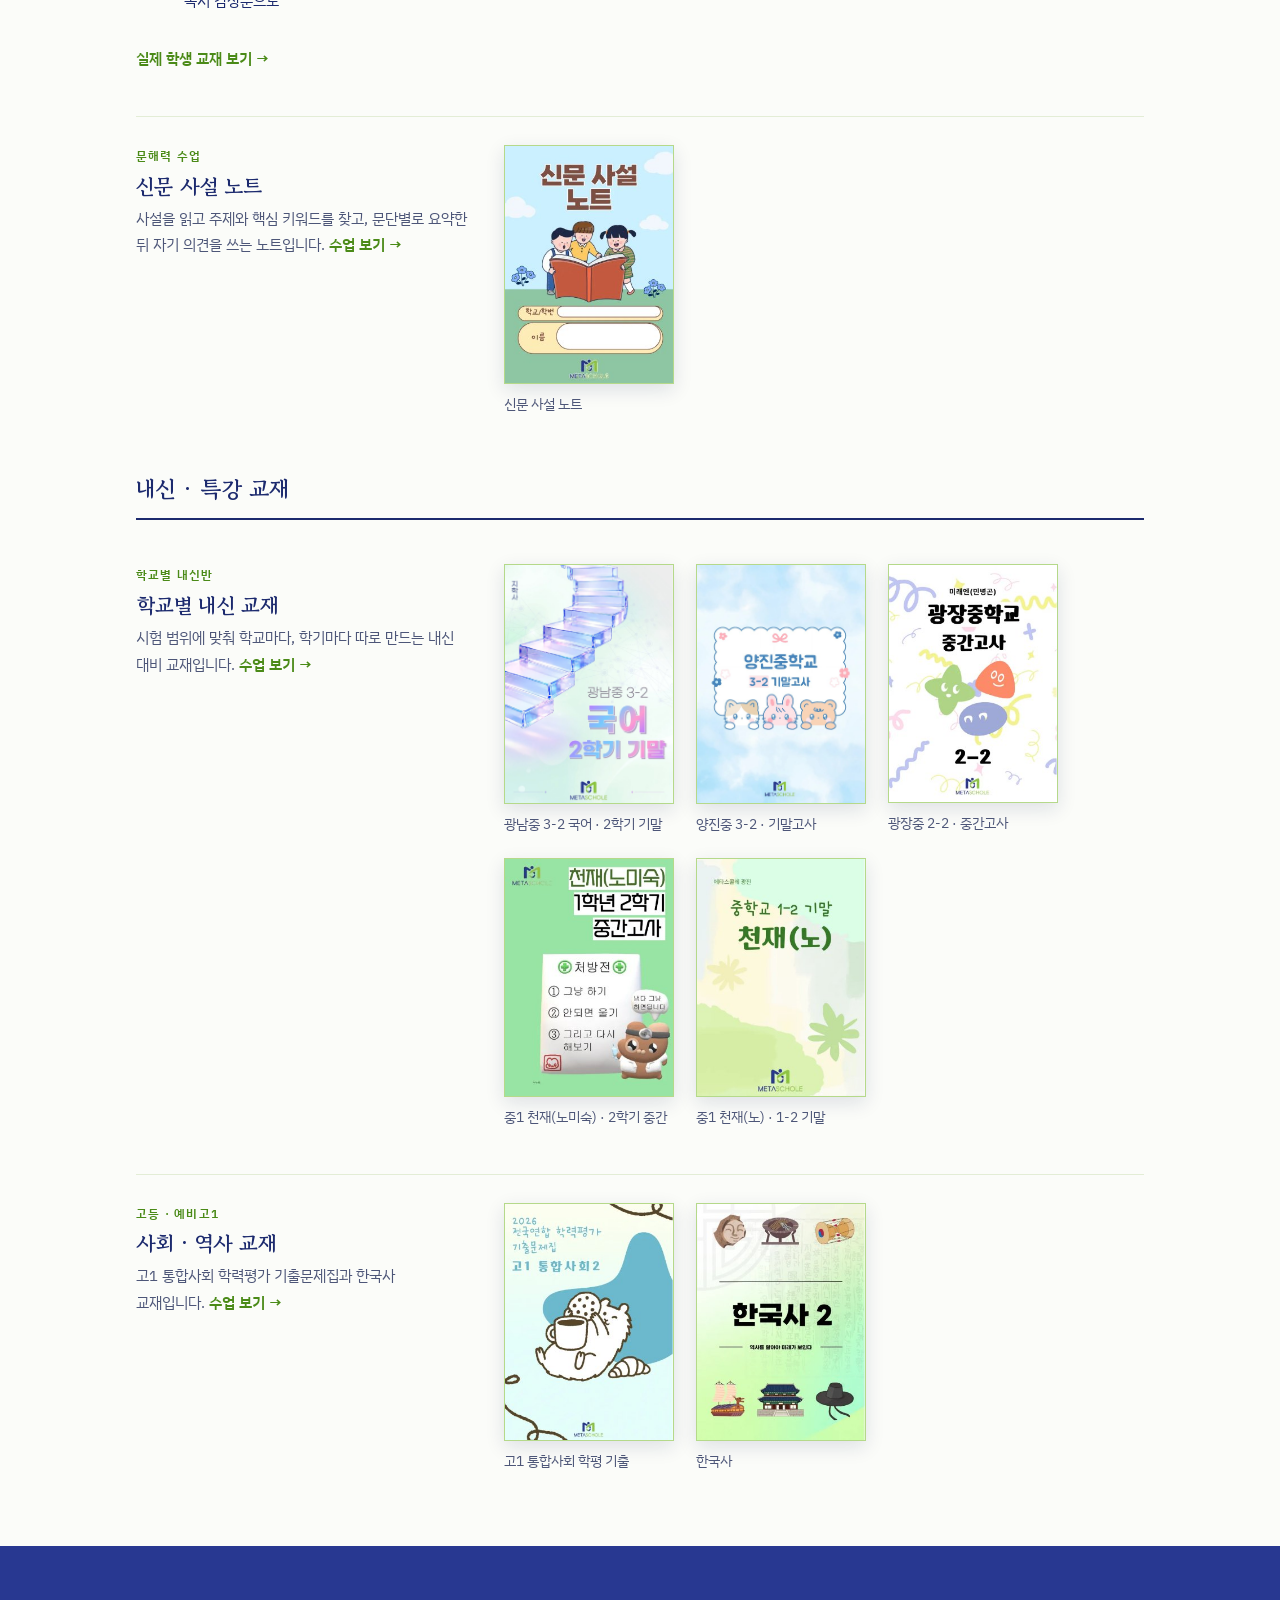
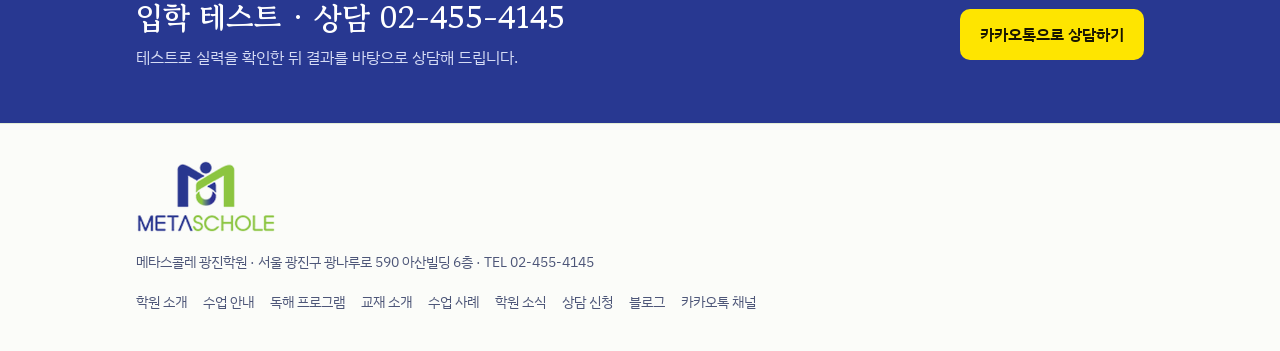
<file: materials.html>
<!doctype html>
<html lang="ko">
<head>
<meta charset="utf-8">
<meta name="viewport" content="width=device-width, initial-scale=1, viewport-fit=cover">
<title>교재 소개 | 메타스콜레 광진</title>
<meta name="claude:viewport-fit-sides" content="cover">
<meta name="description" content="과정별로 직접 만든 자체 교재 소개">
<link rel="preconnect" href="https://fonts.googleapis.com">
<link rel="preconnect" href="https://fonts.gstatic.com" crossorigin>
<link rel="stylesheet" href="https://fonts.googleapis.com/css2?family=Gowun+Batang:wght@400;700&family=IBM+Plex+Sans+KR:wght@400;500;600&display=swap">
<link rel="stylesheet" href="style.css">
<link rel="icon" href="mark.png">
</head>
<body>
<header class="site-header">
  <div class="wrap bar">
    <a class="logo" href="index.html" aria-label="메타스콜레 광진 홈">
      <img class="logo-img-light" src="mark.png" alt="">
      <img class="logo-img-dark" src="mark-dark.png" alt="">
      <b>메타스콜레</b><span>광진</span>
    </a>
    <nav class="menu" aria-label="주요 메뉴"><a href="about.html">학원 소개</a><a href="classes.html">수업 안내</a><a href="programs.html">독해 프로그램</a><a href="materials.html" aria-current="page">교재 소개</a><a href="cases.html">수업 사례</a><a href="news.html">학원 소식</a><a href="contact.html">상담 신청</a></nav>
    <a class="kakao-btn" href="https://pf.kakao.com/_zTMRxb" target="_blank" rel="noopener">카톡 상담</a>
  </div>
  <div class="menu-row"><nav class="menu wrap" aria-label="주요 메뉴(모바일)"><a href="about.html">학원 소개</a><a href="classes.html">수업 안내</a><a href="programs.html">독해 프로그램</a><a href="materials.html" aria-current="page">교재 소개</a><a href="cases.html">수업 사례</a><a href="news.html">학원 소식</a><a href="contact.html">상담 신청</a></nav></div>
</header>
<main>
<div class="page-head"><div class="wrap">
  <p class="crumb">교재 소개</p><h1>직접 만든 교재로 가르칩니다</h1><p>시중 교재만으로는 학생마다 비어 있는 부분을 채우기 어렵습니다. 그래서 과정과 학교에 맞춰 교재를 직접 만듭니다.</p><div class="subnav"><a href="#mat-elem">초등</a><a href="#mat-middle">중학</a><a href="#mat-high">고등</a><a href="#mat-vocab">어휘 단어장</a><a href="#mat-dhc">독해랑 창의랑</a><a href="#mat-reading">독서 노트</a><a href="#mat-literacy">문해력</a><a href="#mat-exam">내신</a><a href="#mat-prehigh">예비고1</a></div>
</div></div>

<section class="first">
  <div class="wrap mat-list">
    <p class="mat-sec sig-label"><span class="sig-badge">SIGNATURE</span> 시그니처 과정 교재</p>
    <div class="mat-group" id="mat-elem">
      <div class="mat-head"><span class="tag">초등 국어 마스터</span><h3>한자 급수 대비 교재</h3><p>대한검정회 한자 급수시험을 8급부터 한 급수씩 준비하는 교재입니다. <a class="more" href="classes.html#elementary">수업 보기 →</a></p></div>
      <div class="covers"><figure><img src="cover-hanja.jpg" alt="한자 급수 대비 (대한검정회) 교재 표지" loading="lazy"><figcaption>한자 급수 대비 (대한검정회)</figcaption></figure></div>
    </div>
    <div class="mat-group" id="mat-middle">
      <div class="mat-head"><span class="tag">중학 국어 마스터</span><h3>중등 국어 · 어휘 · 독해 교재</h3><p>단계별 중등 국어 교재와 비문학 어휘 교재, 매 수업 이해도를 확인하는 일일 테스트입니다. <a class="more" href="classes.html#pre-middle">수업 보기 →</a></p></div>
      <div class="covers"><figure><img src="cover-middle.jpg" alt="중등 국어 (1단계) 교재 표지" loading="lazy"><figcaption>중등 국어 (1단계)</figcaption></figure><figure><img src="cover-vocab.jpg" alt="비문학 · 어휘 교재 표지" loading="lazy"><figcaption>비문학 · 어휘</figcaption></figure><figure><img src="cover-dailytest.jpg" alt="독해력을 위한 일일 테스트 교재 표지" loading="lazy"><figcaption>독해력을 위한 일일 테스트</figcaption></figure></div>
    </div>
    <div class="mat-group" id="mat-high">
      <div class="mat-head"><span class="tag">고등 국어 마스터</span><h3>학력평가 기출 교재</h3><p>고1A · 고1B · 고2 · 고3 학년별로 각 7회분씩 만든 교재입니다. 회마다 수능 기출 어휘 · 학평 문학 · 문법 · 독서를 한 묶음으로 공부하고, 고등학교 학력평가 · 평가원 모의고사 · 수능 기출 문항을 골라 담았습니다. <a class="more" href="classes.html#high-master">수업 보기 →</a></p><ul class="checks mat-points"><li>어휘 — 한자성어의 뜻과 한자 풀이 정리, 문제로 익히기</li><li>문법 — 한글 맞춤법 · 표준 발음법 개념 정리와 연습문제, 기출 문항</li><li>문학 — 「임경업전」 · 「구운몽」 · 「이생규장전」 등 고전 소설 지문</li><li>독서 — 이자율과 소비, 물가지수, 과징금 제도 등 사회 · 경제 지문</li></ul></div>
      <div class="covers four"><figure><img src="cover-mock-1a.jpg" alt="고1A 학력평가 기출 교재 표지" loading="lazy"><figcaption>고1A 학평 01</figcaption></figure><figure><img src="cover-mock-1b.jpg" alt="고1B 학력평가 기출 교재 표지" loading="lazy"><figcaption>고1B 학평 03</figcaption></figure><figure><img src="cover-mock-2.jpg" alt="고2 학력평가 기출 교재 표지" loading="lazy"><figcaption>고2 학평 05</figcaption></figure><figure><img src="cover-mock-3.jpg" alt="고3 학력평가 기출 교재 표지" loading="lazy"><figcaption>고3 학평 07</figcaption></figure></div>
    </div>
    <div class="mat-group" id="mat-vocab">
      <div class="mat-head"><span class="tag">중학 · 고등 국어 마스터</span><h3>어휘력 마스터 단어장</h3><p>중학 · 고등 국어 마스터 반에서 쓰는 자체 단어장입니다. 교과서와 시험에 나오는 국어 어휘를 4개 영역으로 정리했습니다. <a class="more" href="classes.html#pre-middle">수업 보기 →</a></p><ul class="checks mat-points"><li>어휘의 사전적 의미 — 고유어 · 한자어 · 고유어와 한자어의 대응</li><li>어휘의 관계별 의미 — 유의 · 반의 · 상하 · 동음이의 · 다의 관계</li><li>어휘의 관용적 의미 — 관용어 · 속담 · 한자성어</li><li>어휘의 정확한 사용 — 어문 규정 · 헷갈리는 표기 · 문장 다듬기</li></ul></div>
      <div class="covers"><figure><img src="cover-vocabmaster.jpg" alt="어휘력 마스터 단어장 표지" loading="lazy"><figcaption>어휘력 마스터 단어장</figcaption></figure><figure class="inner"><a href="vocab-p-toc.jpg" target="_blank" rel="noopener"><img src="vocab-p-toc.jpg" alt="어휘력 마스터 단어장 차례 페이지" loading="lazy"></a><figcaption>미리보기 · 차례</figcaption></figure><figure class="inner"><a href="vocab-p-1.jpg" target="_blank" rel="noopener"><img src="vocab-p-1.jpg" alt="어휘력 마스터 단어장 본문 페이지" loading="lazy"></a><figcaption>미리보기 · 본문</figcaption></figure></div>
    </div>
    <div class="mat-group" id="mat-dhc">
      <div class="mat-head"><span class="tag">독해랑 창의랑</span><h3>독해랑 창의랑 단계별 교재</h3><p>메타스콜레에만 있는 독해 전문 프로그램의 교재입니다. 입문부터 최상까지 6단계로, 단계마다 여러 권이 이어집니다. 입학 테스트로 시작 단계를 정합니다. <a class="more" href="classes.html#dhc">프로그램 보기 →</a></p></div>
      <div class="covers dhc-covers"><figure><img src="cover-dhc-1.jpg" alt="독해랑 창의랑 입문 교재 표지" loading="lazy"><figcaption>입문</figcaption></figure><figure><img src="cover-dhc-2.jpg" alt="독해랑 창의랑 필수 교재 표지" loading="lazy"><figcaption>필수</figcaption></figure><figure><img src="cover-dhc-3.jpg" alt="독해랑 창의랑 응용 교재 표지" loading="lazy"><figcaption>응용</figcaption></figure><figure><img src="cover-dhc-4.jpg" alt="독해랑 창의랑 심화 교재 표지" loading="lazy"><figcaption>심화</figcaption></figure><figure><img src="cover-dhc-5.jpg" alt="독해랑 창의랑 비상 교재 표지" loading="lazy"><figcaption>비상</figcaption></figure><figure><img src="cover-dhc-6.jpg" alt="독해랑 창의랑 최상 교재 표지" loading="lazy"><figcaption>최상</figcaption></figure></div>
    </div>
    <div class="mat-group" id="mat-reading">
      <div class="mat-head"><span class="tag">초등 국어 마스터 · 문해력 수업</span><h3>독서 노트</h3><p>명작과 필독서를 읽고 줄거리 확인, 어휘 정리, 요약, 생각 쓰기까지 이어지는 자체 활동지입니다. 쓴 글은 하나하나 직접 첨삭합니다.</p><ul class="checks mat-points"><li>줄거리 빈칸 채우기로 내용 확인</li><li>꼼꼼히 들여다보기 · 뒷이야기 상상하기 · 친구에게 소개하기</li><li>OREO 글쓰기로 주장 · 근거 · 예시 정리</li><li>필독서는 문단별 가이드에 따라 완성된 독서 감상문으로</li></ul><a class="more" href="cases.html#reading-log">실제 학생 교재 보기 →</a></div>
      <div class="covers"><figure><img src="cover-afterreading.jpg" alt="오늘의 독후 활동 교재 표지" loading="lazy"><figcaption>오늘의 독후 활동</figcaption></figure><figure><img src="cover-readingnote.jpg" alt="독서 노트 교재 표지" loading="lazy"><figcaption>독서 노트</figcaption></figure></div>
    </div>
    <div class="mat-group" id="mat-literacy">
      <div class="mat-head"><span class="tag">문해력 수업</span><h3>신문 사설 노트</h3><p>사설을 읽고 주제와 핵심 키워드를 찾고, 문단별로 요약한 뒤 자기 의견을 쓰는 노트입니다. <a class="more" href="classes.html#literacy">수업 보기 →</a></p></div>
      <div class="covers"><figure><img src="cover-editorial.jpg" alt="신문 사설 노트 교재 표지" loading="lazy"><figcaption>신문 사설 노트</figcaption></figure></div>
    </div>
    <p class="mat-sec">내신 · 특강 교재</p>
    <div class="mat-group" id="mat-exam">
      <div class="mat-head"><span class="tag">학교별 내신반</span><h3>학교별 내신 교재</h3><p>시험 범위에 맞춰 학교마다, 학기마다 따로 만드는 내신 대비 교재입니다. <a class="more" href="classes.html#middle">수업 보기 →</a></p></div>
      <div class="covers"><figure><img src="cover-gwangnam.jpg" alt="광남중 3-2 국어 · 2학기 기말 교재 표지" loading="lazy"><figcaption>광남중 3-2 국어 · 2학기 기말</figcaption></figure><figure><img src="cover-yangjin.jpg" alt="양진중 3-2 · 기말고사 교재 표지" loading="lazy"><figcaption>양진중 3-2 · 기말고사</figcaption></figure><figure><img src="cover-gwangjang.jpg" alt="광장중 2-2 · 중간고사 교재 표지" loading="lazy"><figcaption>광장중 2-2 · 중간고사</figcaption></figure><figure><img src="cover-chunjae-mid.jpg" alt="중1 천재(노미숙) · 2학기 중간 교재 표지" loading="lazy"><figcaption>중1 천재(노미숙) · 2학기 중간</figcaption></figure><figure><img src="cover-chunjae-final.jpg" alt="중1 천재(노) · 1-2 기말 교재 표지" loading="lazy"><figcaption>중1 천재(노) · 1-2 기말</figcaption></figure></div>
    </div>
    <div class="mat-group" id="mat-prehigh">
      <div class="mat-head"><span class="tag">고등 · 예비고1</span><h3>사회 · 역사 교재</h3><p>고1 통합사회 학력평가 기출문제집과 한국사 교재입니다. <a class="more" href="classes.html#pre-high">수업 보기 →</a></p></div>
      <div class="covers"><figure><img src="cover-social.jpg" alt="고1 통합사회 학평 기출 교재 표지" loading="lazy"><figcaption>고1 통합사회 학평 기출</figcaption></figure><figure><img src="cover-history.jpg" alt="한국사 교재 표지" loading="lazy"><figcaption>한국사</figcaption></figure></div>
    </div>
  </div>
</section>
<div class="cta-band"><div class="wrap">
  <div><h2>입학 테스트 · 상담 02-455-4145</h2><p>테스트로 실력을 확인한 뒤 결과를 바탕으로 상담해 드립니다.</p></div>
  <a class="btn kakao" href="https://pf.kakao.com/_zTMRxb" target="_blank" rel="noopener">카카오톡으로 상담하기</a>
</div></div>
</main>
<footer><div class="wrap">
  <div>
    <img class="logo-img-light" src="logo.png" alt="METASCHOLE" style="width:140px">
    <img class="logo-img-dark" src="logo-dark.png" alt="METASCHOLE" style="width:140px">
    <p style="margin-top:10px">메타스콜레 광진학원 · 서울 광진구 광나루로 590 아산빌딩 6층 · TEL 02-455-4145</p>
  </div>
  <nav aria-label="하단 메뉴"><a href="about.html">학원 소개</a><a href="classes.html">수업 안내</a><a href="programs.html">독해 프로그램</a><a href="materials.html">교재 소개</a><a href="cases.html">수업 사례</a><a href="news.html">학원 소식</a><a href="contact.html">상담 신청</a><a href="https://blog.naver.com/lcleo01" target="_blank" rel="noopener">블로그</a><a href="https://pf.kakao.com/_zTMRxb" target="_blank" rel="noopener">카카오톡 채널</a></nav>
</div></footer>
</body>
</html>
</file>
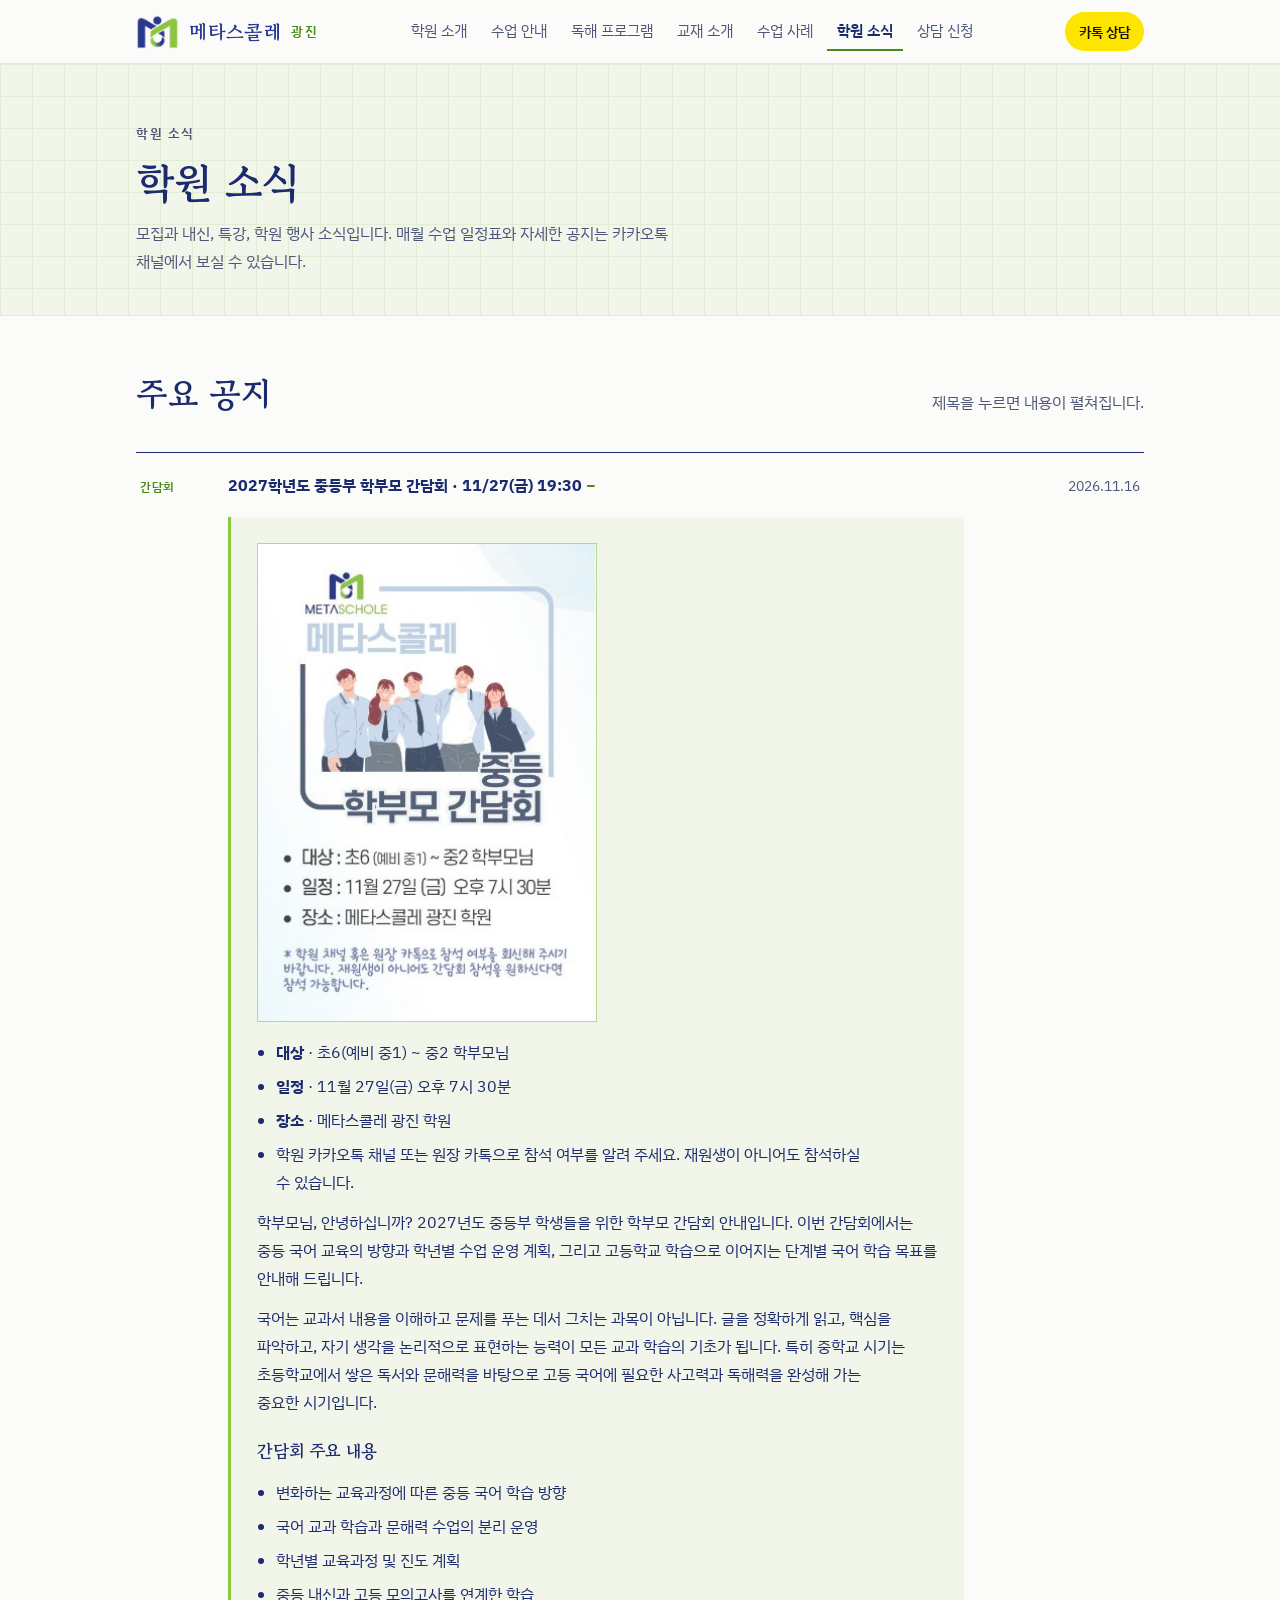
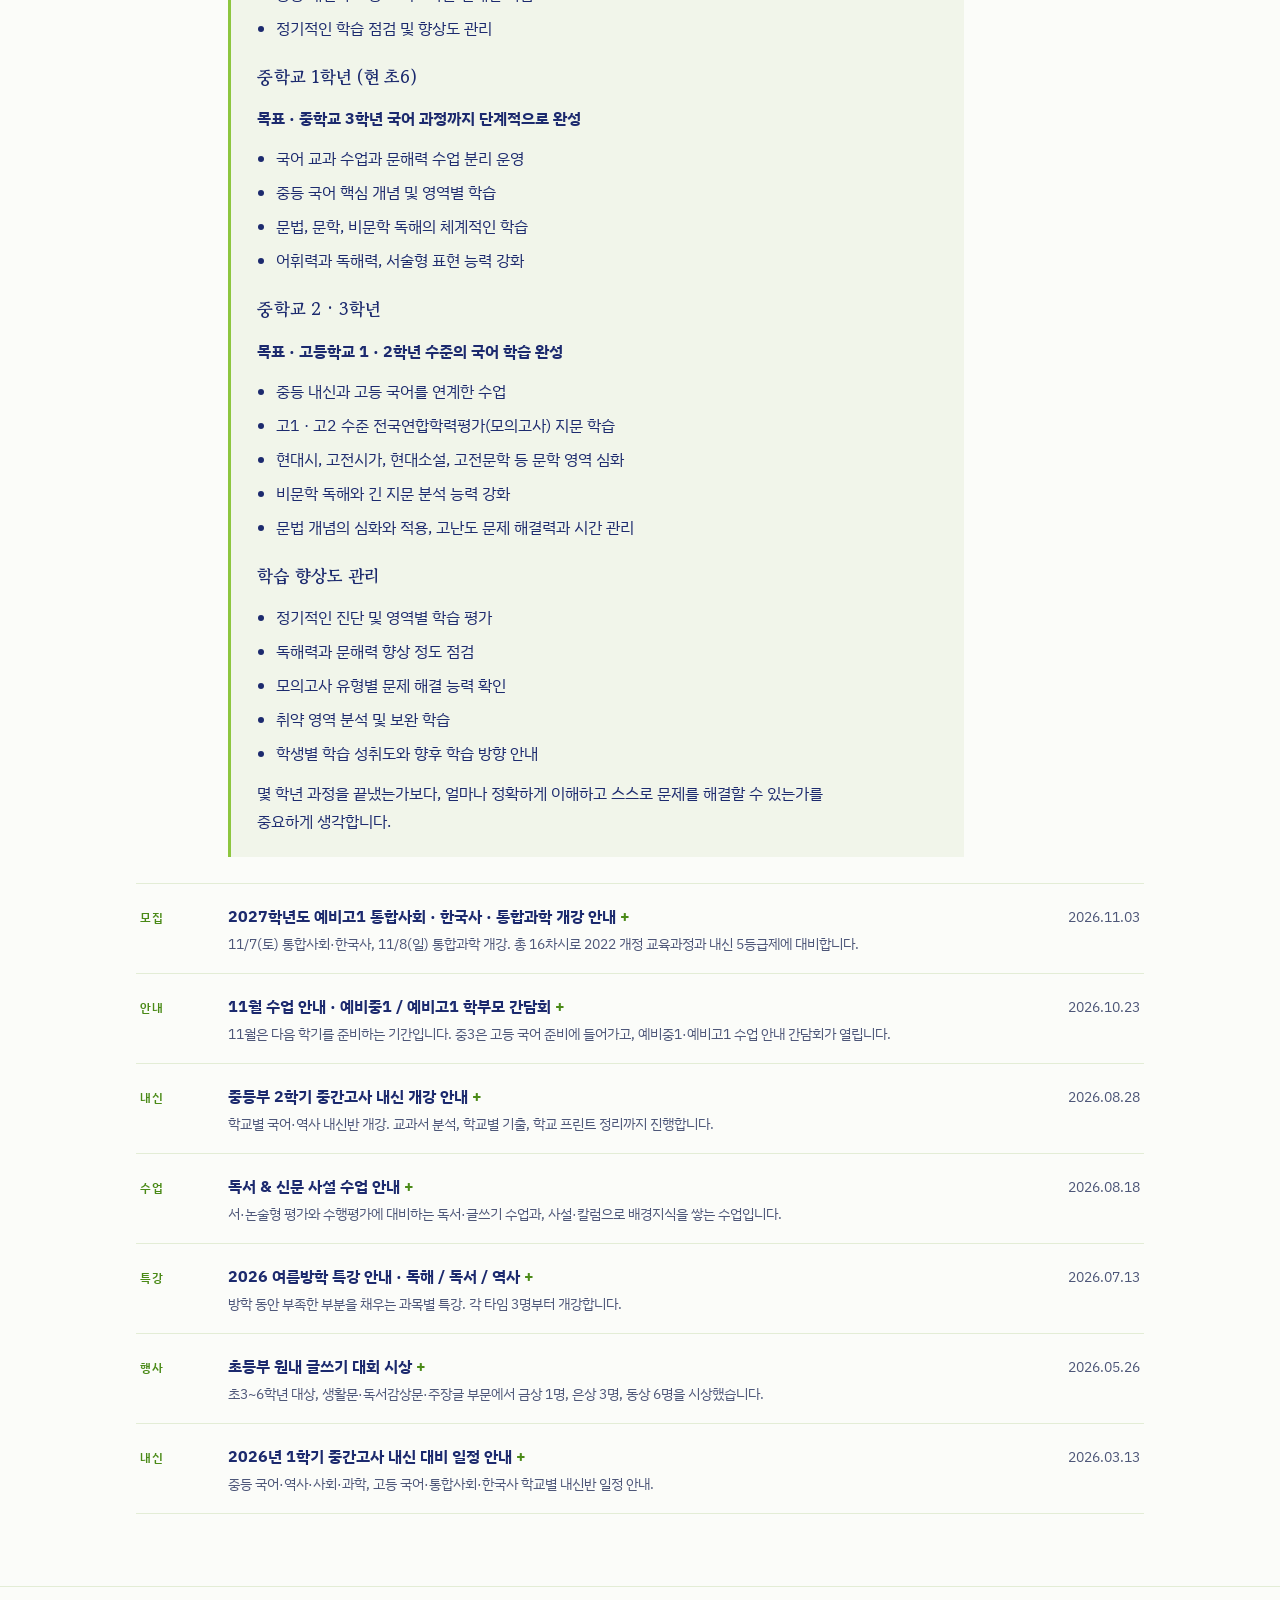
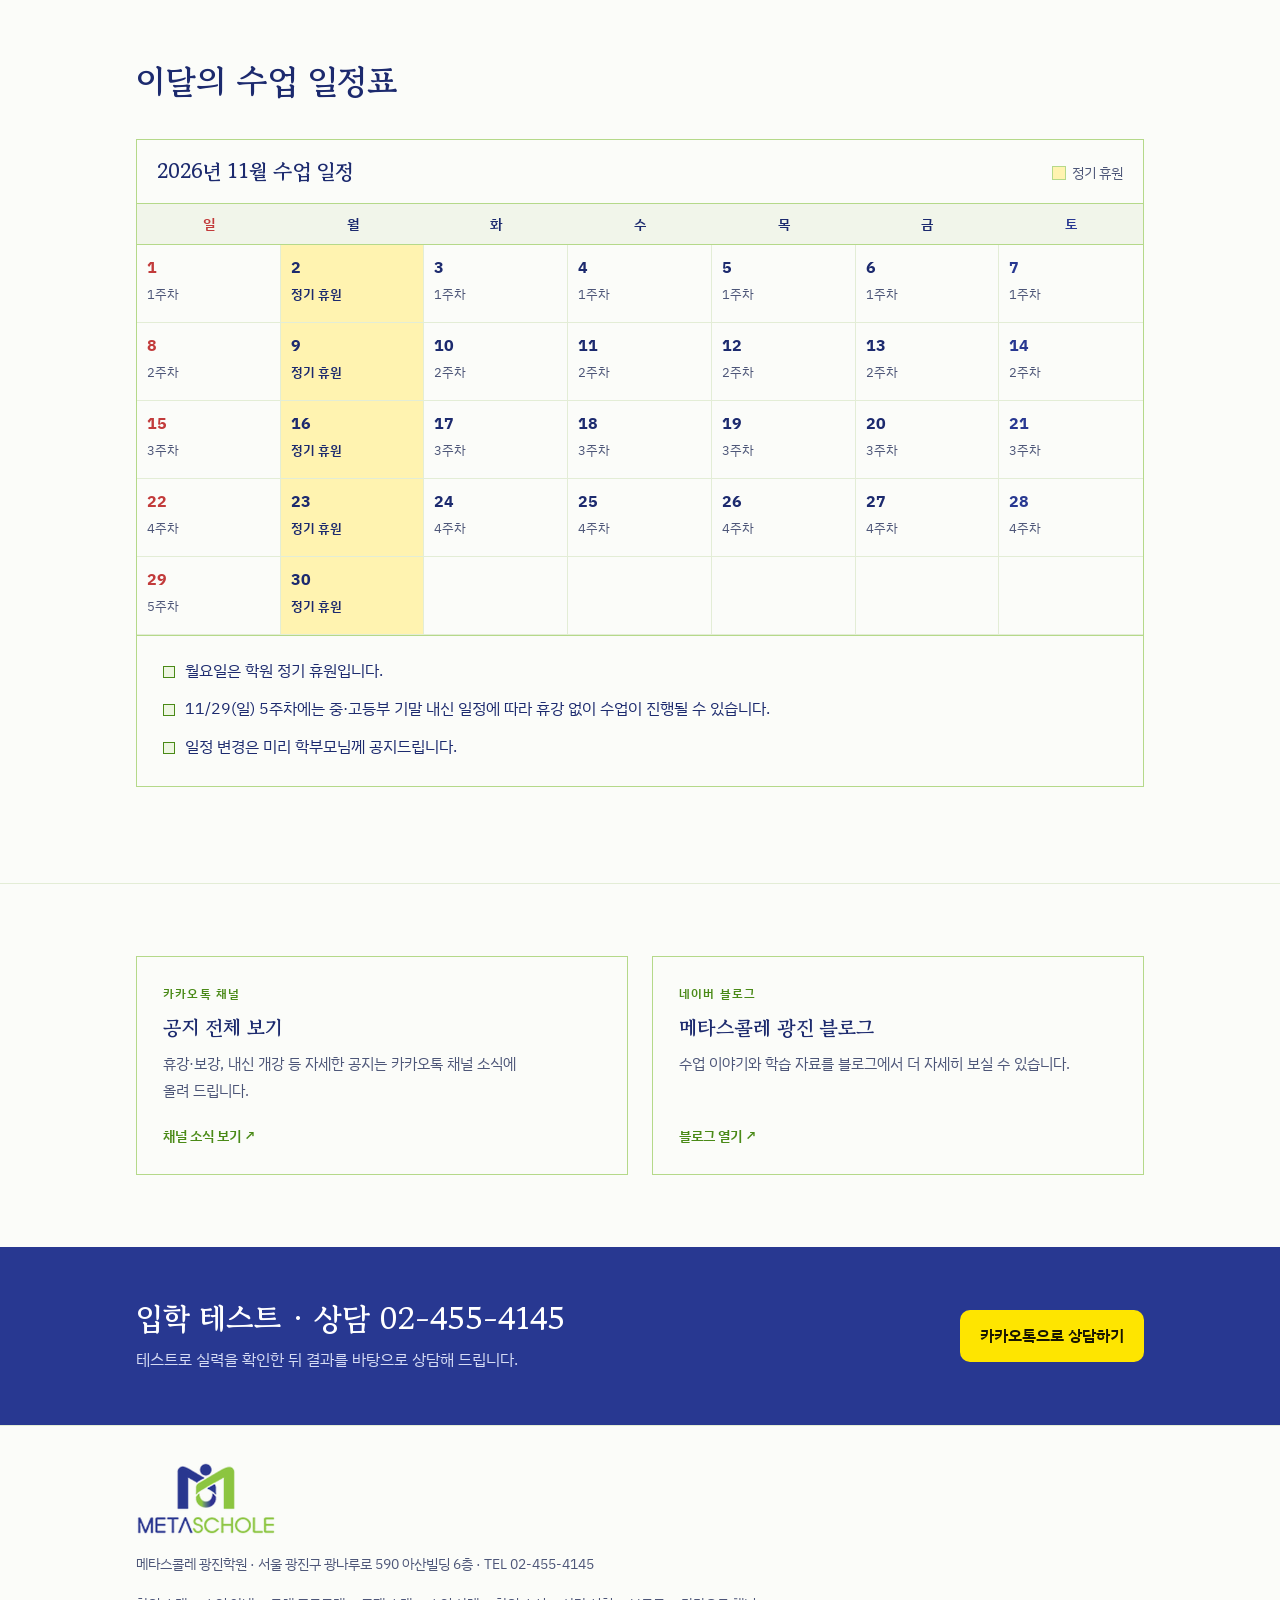
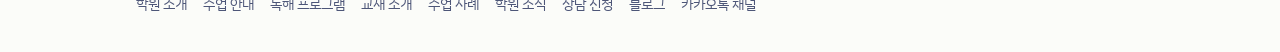
<file: news.html>
<!doctype html>
<html lang="ko">
<head>
<meta charset="utf-8">
<meta name="viewport" content="width=device-width, initial-scale=1, viewport-fit=cover">
<title>학원 소식 | 메타스콜레 광진</title>
<meta name="claude:viewport-fit-sides" content="cover">
<meta name="description" content="모집, 내신, 특강, 학원 행사 소식">
<link rel="preconnect" href="https://fonts.googleapis.com">
<link rel="preconnect" href="https://fonts.gstatic.com" crossorigin>
<link rel="stylesheet" href="https://fonts.googleapis.com/css2?family=Gowun+Batang:wght@400;700&family=IBM+Plex+Sans+KR:wght@400;500;600&display=swap">
<link rel="stylesheet" href="style.css">
<link rel="icon" href="mark.png">
</head>
<body>
<header class="site-header">
  <div class="wrap bar">
    <a class="logo" href="index.html" aria-label="메타스콜레 광진 홈">
      <img class="logo-img-light" src="mark.png" alt="">
      <img class="logo-img-dark" src="mark-dark.png" alt="">
      <b>메타스콜레</b><span>광진</span>
    </a>
    <nav class="menu" aria-label="주요 메뉴"><a href="about.html">학원 소개</a><a href="classes.html">수업 안내</a><a href="programs.html">독해 프로그램</a><a href="materials.html">교재 소개</a><a href="cases.html">수업 사례</a><a href="news.html" aria-current="page">학원 소식</a><a href="contact.html">상담 신청</a></nav>
    <a class="kakao-btn" href="https://pf.kakao.com/_zTMRxb" target="_blank" rel="noopener">카톡 상담</a>
  </div>
  <div class="menu-row"><nav class="menu wrap" aria-label="주요 메뉴(모바일)"><a href="about.html">학원 소개</a><a href="classes.html">수업 안내</a><a href="programs.html">독해 프로그램</a><a href="materials.html">교재 소개</a><a href="cases.html">수업 사례</a><a href="news.html" aria-current="page">학원 소식</a><a href="contact.html">상담 신청</a></nav></div>
</header>
<main>
<div class="page-head"><div class="wrap">
  <p class="crumb">학원 소식</p><h1>학원 소식</h1><p>모집과 내신, 특강, 학원 행사 소식입니다. 매월 수업 일정표와 자세한 공지는 카카오톡 채널에서 보실 수 있습니다.</p>
</div></div>

<section class="first">
  <div class="wrap">
    <div class="sec-head"><h2>주요 공지</h2><p>제목을 누르면 내용이 펼쳐집니다.</p></div>
    <div class="posts"><details class="post" id="middle-parents-2027" open><summary><span class="cat">간담회</span><span class="nt"><b>2027학년도 중등부 학부모 간담회 · 11/27(금) 19:30</b><small>11/27(금) 오후 7시 30분 · 초6(예비중1) ~ 중2 학부모님 대상. 중등 국어 교육 방향과 학년별 수업 계획을 안내드립니다.</small></span><span class="when">2026.11.16</span></summary><div class="post-body"><figure class="news-poster"><img src="news-parents-2027.jpg" alt="메타스콜레 중등 학부모 간담회 안내 포스터" loading="lazy"></figure>
<ul><li><b>대상</b> · 초6(예비 중1) ~ 중2 학부모님</li><li><b>일정</b> · 11월 27일(금) 오후 7시 30분</li><li><b>장소</b> · 메타스콜레 광진 학원</li><li>학원 카카오톡 채널 또는 원장 카톡으로 참석 여부를 알려 주세요. 재원생이 아니어도 참석하실 수 있습니다.</li></ul>
<p>학부모님, 안녕하십니까? 2027년도 중등부 학생들을 위한 학부모 간담회 안내입니다. 이번 간담회에서는 중등 국어 교육의 방향과 학년별 수업 운영 계획, 그리고 고등학교 학습으로 이어지는 단계별 국어 학습 목표를 안내해 드립니다.</p>
<p>국어는 교과서 내용을 이해하고 문제를 푸는 데서 그치는 과목이 아닙니다. 글을 정확하게 읽고, 핵심을 파악하고, 자기 생각을 논리적으로 표현하는 능력이 모든 교과 학습의 기초가 됩니다. 특히 중학교 시기는 초등학교에서 쌓은 독서와 문해력을 바탕으로 고등 국어에 필요한 사고력과 독해력을 완성해 가는 중요한 시기입니다.</p>
<h4>간담회 주요 내용</h4>
<ul><li>변화하는 교육과정에 따른 중등 국어 학습 방향</li><li>국어 교과 학습과 문해력 수업의 분리 운영</li><li>학년별 교육과정 및 진도 계획</li><li>중등 내신과 고등 모의고사를 연계한 학습</li><li>정기적인 학습 점검 및 향상도 관리</li></ul>
<h4>중학교 1학년 (현 초6)</h4>
<p><b>목표 · 중학교 3학년 국어 과정까지 단계적으로 완성</b></p>
<ul><li>국어 교과 수업과 문해력 수업 분리 운영</li><li>중등 국어 핵심 개념 및 영역별 학습</li><li>문법, 문학, 비문학 독해의 체계적인 학습</li><li>어휘력과 독해력, 서술형 표현 능력 강화</li></ul>
<h4>중학교 2 · 3학년</h4>
<p><b>목표 · 고등학교 1 · 2학년 수준의 국어 학습 완성</b></p>
<ul><li>중등 내신과 고등 국어를 연계한 수업</li><li>고1 · 고2 수준 전국연합학력평가(모의고사) 지문 학습</li><li>현대시, 고전시가, 현대소설, 고전문학 등 문학 영역 심화</li><li>비문학 독해와 긴 지문 분석 능력 강화</li><li>문법 개념의 심화와 적용, 고난도 문제 해결력과 시간 관리</li></ul>
<h4>학습 향상도 관리</h4>
<ul><li>정기적인 진단 및 영역별 학습 평가</li><li>독해력과 문해력 향상 정도 점검</li><li>모의고사 유형별 문제 해결 능력 확인</li><li>취약 영역 분석 및 보완 학습</li><li>학생별 학습 성취도와 향후 학습 방향 안내</li></ul>
<p>몇 학년 과정을 끝냈는가보다, 얼마나 정확하게 이해하고 스스로 문제를 해결할 수 있는가를 중요하게 생각합니다.</p></div></details><details class="post" id="pre-high-2027"><summary><span class="cat">모집</span><span class="nt"><b>2027학년도 예비고1 통합사회 · 한국사 · 통합과학 개강 안내</b><small>11/7(토) 통합사회·한국사, 11/8(일) 통합과학 개강. 총 16차시로 2022 개정 교육과정과 내신 5등급제에 대비합니다.</small></span><span class="when">2026.11.03</span></summary><div class="post-body"><p><b>변화하는 교육과정, 고등학교 첫걸음부터 준비해야 합니다.</b></p>
<p>고등학교 입학을 앞둔 예비고1 학생을 위한 통합사회, 한국사, 통합과학 특별 강좌를 개설합니다.</p>
<p>고등학교 공부는 중학교와 다릅니다. 내신 5등급제 도입과 변화하는 수능 체제, 2022 개정 교육과정에 따라 단순 암기보다 개념을 정확히 이해하고, 자료를 분석하고, 문제에 적용하는 능력이 더욱 중요해지고 있습니다. 메타스콜레 광진학원은 예비고1 학생들이 바뀐 교육 환경에 자신 있게 적응할 수 있도록 핵심 개념부터 심화 문제까지 체계적으로 준비합니다.</p>
<h4>왜 예비고1부터 준비해야 할까요?</h4>
<ul><li><b>내신 5등급제 대비</b> · 개념 이해와 응용력, 서술형 대비 능력을 기릅니다.</li><li><b>변화하는 수능 대비</b> · 통합적 사고력과 자료 분석 능력으로 낯선 문제에도 대응합니다.</li><li><b>2022 개정 교육과정 대비</b> · 고등학교 주요 교과의 기본 개념을 미리 익혀 학습 부담을 줄입니다.</li></ul>
<h4>과목별 교육 과정</h4>
<ul><li><b>통합사회</b> · 행복, 자연환경과 인간, 문화와 다양성, 생활공간과 사회 등 핵심 개념을 체계적으로 학습합니다.</li><li><b>한국사</b> · 고대 국가의 성장부터 현대 대한민국까지 흐름과 핵심 개념을 정리하고, 자료 분석과 고난도 내신·서술형 문제에 대비합니다.</li><li><b>통합과학</b> · 과학의 기초부터 우주와 원소, 물질의 성질, 지구 시스템, 생명 시스템, 화학 변화까지 전 범위를 단계적으로 학습합니다.</li></ul>
<h4>메타스콜레 광진학원 예비고1 특별 교육과정</h4>
<ul><li>총 16차시 진도 구성</li><li>내신 기본 개념부터 심화 문제까지 단계별 학습</li><li>수능형 자료 분석 및 응용 문제 연습</li><li>핵심 개념 정리와 단원별 평가</li></ul>
<h4>개강일</h4>
<ul><li><b>통합사회 · 한국사</b> (회당 4시간 · 통합사회 2시간, 한국사 2시간) · 2026년 11월 7일(토) 17:00~21:00</li><li><b>통합과학</b> (회당 3시간) · 2026년 11월 8일(일) 11:00~14:00</li><li><b>수업 문의 및 상담</b> · 02-455-4145 또는 메타스콜레 광진학원 카카오톡 채널</li></ul>
<p>내신을 넘어 수능까지 이어지는 탄탄한 학습의 시작, 메타스콜레 광진학원이 함께하겠습니다.</p></div></details><details class="post" id="nov-2026"><summary><span class="cat">안내</span><span class="nt"><b>11월 수업 안내 · 예비중1 / 예비고1 학부모 간담회</b><small>11월은 다음 학기를 준비하는 기간입니다. 중3은 고등 국어 준비에 들어가고, 예비중1·예비고1 수업 안내 간담회가 열립니다.</small></span><span class="when">2026.10.23</span></summary><div class="post-body"><p>학부모님, 안녕하십니까? 메타스콜레 광진학원입니다. 11월 수업 일정을 안내드립니다.</p>
<p>11월은 학원에서 다음 학기를 준비하는 기간입니다. 중3 학생들은 기말고사를 마치고 고등 국어 준비에 집중하는 시기이며, 예비중1(현 초6)과 예비고1(현 중3) 수업을 안내하는 학부모 간담회가 진행될 예정입니다.</p>
<p>초등부와 현 중1·중2는 개별 면담 또는 문자와 통화로 학생 개인별 수업 상황과 변화를 자세히 안내드리겠습니다.</p>
<p>새 학년, 새 학기를 준비하는 과정에서 학생들을 더 면밀히 살펴, 성장 곡선을 그리는 새 학기가 되도록 알찬 수업으로 준비하겠습니다. 감사합니다.</p></div></details><details class="post" id="midterm-2-2026"><summary><span class="cat">내신</span><span class="nt"><b>중등부 2학기 중간고사 내신 개강 안내</b><small>학교별 국어·역사 내신반 개강. 교과서 분석, 학교별 기출, 학교 프린트 정리까지 진행합니다.</small></span><span class="when">2026.08.28</span></summary><div class="post-body"><p>메타스콜레 광진학원 중등부 2학기 중간고사 내신 개강 안내입니다. 2학기 지필고사가 없는 학교는 국어 정상 진도 수업으로 진행됩니다.</p>
<h4>국어 내신 개강일</h4>
<ul><li><b>중1</b> · 구의중1, 광진중1: 9/5(토) 13:00~15:00</li><li><b>중2</b> · 광남중2: 9/6(일) 오전반 10:00~13:00, 오후반 16:30~19:30 · 양진중2: 9/6(일) 13:00~16:00</li><li><b>평일 개별 내신반</b> · 9/3(수) 16:30~19:30, 9/4(목) 16:30~19:30</li></ul>
<h4>역사 내신 개강일</h4>
<ul><li>양진중2 역사: 9/5(토) 10:00~13:00</li><li>광남중2 역사: 9/5(토) 13:00~15:00</li></ul>
<h4>준비물</h4><p>학교 출판사 자습서와 평가문제집</p>
<h4>강의 내용</h4>
<ul><li>교과서 내용의 철저한 분석과 이해, 문제 풀이</li><li>학교별 기출문제 완벽 정리</li><li>학교 프린트물 핵심 정리</li></ul>
<p>반 정원 제한제로 인원이 마감되면 수강 등록이 어렵습니다. 수업 및 수강 상담은 카카오톡 채널 또는 학원(02-455-4145)으로 문의해 주세요.</p></div></details><details class="post" id="reading-editorial"><summary><span class="cat">수업</span><span class="nt"><b>독서 & 신문 사설 수업 안내</b><small>서·논술형 평가와 수행평가에 대비하는 독서·글쓰기 수업과, 사설·칼럼으로 배경지식을 쌓는 수업입니다.</small></span><span class="when">2026.08.18</span></summary><div class="post-body"><p>학교 지필 평가와 입시의 변화에 대응해 서·논술형 평가를 준비하는 수업입니다.</p>
<ul><li><b>독서와 글쓰기</b> · 학교 수행평가를 준비할 수 있습니다.</li><li><b>신문 사설 · 칼럼</b> · 사회적 이슈와 현상을 이해하고 배경지식을 쌓은 뒤, 기사 내용을 분석하는 수업으로 진행됩니다.</li></ul></div></details><details class="post" id="summer-2026"><summary><span class="cat">특강</span><span class="nt"><b>2026 여름방학 특강 안내 · 독해 / 독서 / 역사</b><small>방학 동안 부족한 부분을 채우는 과목별 특강. 각 타임 3명부터 개강합니다.</small></span><span class="when">2026.07.13</span></summary><div class="post-body"><p>짧은 방학을 이용해 평소에 채우지 못한 부분을 채우는 알찬 시간이 되길 바랍니다.</p>
<ul><li><b>특강 기간</b> · 7/22(수) ~ 8/14(금)</li><li><b>특강 과목</b> · 독해, 독서, 역사</li><li><b>등록 기간</b> · 7/14(화) ~ 7/21(화)</li><li>각 타임 정원 3명부터 개강합니다.</li><li>문의 및 상담은 학원 전화(02-455-4145) 또는 카카오톡 채널로 해 주세요.</li></ul></div></details><details class="post" id="writing-contest-2026"><summary><span class="cat">행사</span><span class="nt"><b>초등부 원내 글쓰기 대회 시상</b><small>초3~6학년 대상, 생활문·독서감상문·주장글 부문에서 금상 1명, 은상 3명, 동상 6명을 시상했습니다.</small></span><span class="when">2026.05.26</span></summary><div class="post-body"><p>지난 4월 말과 5월 초 2주에 걸쳐 초등부(3~6학년) 원내 글쓰기 대회가 열렸습니다.</p>
<p>초등 3학년은 생활문을, 4~6학년은 독서감상문과 주장글 중 하나를 골라 자유롭게 썼습니다. 주장글은 제시한 논제 중 하나를 골라 쓰도록 했습니다.</p>
<p>갈래별 글의 성격과 짜임, 논리적 구성력, 독창적이고 창의적인 생각, 주제 전달, 글씨체 등을 기준으로 학년 구분 없이 <b>금상 1명, 은상 3명, 동상 6명, 총 10명</b>을 뽑았습니다. 수상 학생들 모두 축하합니다.</p>
<p>정해진 주제에 대해 자기 생각을 구체적이고 논리적으로 써내는 힘은 매우 중요합니다. 독해와 글쓰기 훈련으로 학생들이 독창적인 글을 써내는 힘을 기르도록 적극적으로 돕겠습니다.</p></div></details><details class="post" id="midterm-1-2026"><summary><span class="cat">내신</span><span class="nt"><b>2026년 1학기 중간고사 내신 대비 일정 안내</b><small>중등 국어·역사·사회·과학, 고등 국어·통합사회·한국사 학교별 내신반 일정 안내.</small></span><span class="when">2026.03.13</span></summary><div class="post-body"><p>중1 입학생은 처음 겪는 지필평가와 수행평가에 잘 대응할 준비가 필요하고, 중2·중3은 목표하는 진로를 위해 더욱 정진해야 하는 시기입니다. 메타스콜레 내신 수업은 철저한 밀착 관리와 좋은 수업으로 학생들이 매해 좋은 성적을 보여 주고 있습니다.</p>
<h4>안내</h4>
<ul><li><b>개강</b> · 2/21(토)부터 과목별 순차 개강</li><li><b>준비물</b> · 학교 교과서 출판사의 자습서와 평가문제집, 학원 자체 교재 배부</li><li><b>수업 내용</b> · 개념 이해와 문제 풀이, 오답 수정, 기출 풀이 등 단계별 학습. 학생별 학습 상황 점검 후 반복 학습</li><li><b>학습 관리</b> · 과제는 꼭 해야 하며, 하지 않은 경우 학원에서 마칠 때까지 남아서 완료합니다.</li></ul>
<h4>중등 국어</h4>
<ul><li>광남중 1학년: 2/21(토) 15:00~17:00</li><li>광남중 2학년: 2/22(일) 16:30~19:30</li><li>양진중 2학년: 2/22(일) 13:00~16:00</li><li>광남중 3학년: 2/21(토) 13:00~16:00</li><li>양진중 3학년: 2/21(토) 16:30~19:30</li><li>평일반은 정규 수업 시간 그대로 내신 수업으로 전환됩니다.</li></ul>
<h4>중등 역사 · 사회</h4>
<ul><li>광남중 3학년: 2/21(토) 16:30~19:30</li><li>양진중 3학년: 2/21(토) 13:00~16:00</li></ul>
<h4>고등</h4>
<ul><li>고1 국어: 3/22(일) 16:30~19:30 · 고2 국어: 3/22(일) 10:00~13:00</li><li>고1 통합사회: 2/16(월) 19:00~21:00 · 고1 한국사: 2/15(일) 13:00~15:00</li></ul>
<h4>중등 과학</h4>
<ul><li>중3 과학: 2/22(일) 11:00~13:00 · 중2 과학: 2/22(일) 13:00~15:00 · 중1 과학: 2/22(일) 15:00~17:00</li></ul>
<p>다른 학교 내신 일정이나 평일반 수업은 카카오톡 채널 또는 학원(02-455-4145)으로 문의해 주세요.</p></div></details></div>
  </div>
</section>

<section id="schedule">
  <div class="wrap">
    <div class="sec-head"><h2>이달의 수업 일정표</h2></div>
    <div class="cal-wrap">
  <div class="cal-title"><h3>2026년 11월 수업 일정</h3><span class="cal-key"><i></i>정기 휴원</span></div>
  <div class="cal" role="table" aria-label="2026년 11월 수업 일정표"><div class="cal-h sun">일</div><div class="cal-h">월</div><div class="cal-h">화</div><div class="cal-h">수</div><div class="cal-h">목</div><div class="cal-h">금</div><div class="cal-h sat">토</div><div class="cal-d sun"><b>1</b><span>1주차</span></div><div class="cal-d closed"><b>2</b><span>정기 휴원</span></div><div class="cal-d"><b>3</b><span>1주차</span></div><div class="cal-d"><b>4</b><span>1주차</span></div><div class="cal-d"><b>5</b><span>1주차</span></div><div class="cal-d"><b>6</b><span>1주차</span></div><div class="cal-d sat"><b>7</b><span>1주차</span></div><div class="cal-d sun"><b>8</b><span>2주차</span></div><div class="cal-d closed"><b>9</b><span>정기 휴원</span></div><div class="cal-d"><b>10</b><span>2주차</span></div><div class="cal-d"><b>11</b><span>2주차</span></div><div class="cal-d"><b>12</b><span>2주차</span></div><div class="cal-d"><b>13</b><span>2주차</span></div><div class="cal-d sat"><b>14</b><span>2주차</span></div><div class="cal-d sun"><b>15</b><span>3주차</span></div><div class="cal-d closed"><b>16</b><span>정기 휴원</span></div><div class="cal-d"><b>17</b><span>3주차</span></div><div class="cal-d"><b>18</b><span>3주차</span></div><div class="cal-d"><b>19</b><span>3주차</span></div><div class="cal-d"><b>20</b><span>3주차</span></div><div class="cal-d sat"><b>21</b><span>3주차</span></div><div class="cal-d sun"><b>22</b><span>4주차</span></div><div class="cal-d closed"><b>23</b><span>정기 휴원</span></div><div class="cal-d"><b>24</b><span>4주차</span></div><div class="cal-d"><b>25</b><span>4주차</span></div><div class="cal-d"><b>26</b><span>4주차</span></div><div class="cal-d"><b>27</b><span>4주차</span></div><div class="cal-d sat"><b>28</b><span>4주차</span></div><div class="cal-d sun"><b>29</b><span>5주차</span></div><div class="cal-d closed"><b>30</b><span>정기 휴원</span></div><div class="cal-d empty"></div><div class="cal-d empty"></div><div class="cal-d empty"></div><div class="cal-d empty"></div><div class="cal-d empty"></div></div>
  <ul class="checks cal-notes"><li>월요일은 학원 정기 휴원입니다.</li><li>11/29(일) 5주차에는 중·고등부 기말 내신 일정에 따라 휴강 없이 수업이 진행될 수 있습니다.</li><li>일정 변경은 미리 학부모님께 공지드립니다.</li></ul>
</div>
  </div>
</section>

<section>
  <div class="wrap cards">
    <a class="card link" href="https://pf.kakao.com/_zTMRxb/posts" target="_blank" rel="noopener"><span class="tag">카카오톡 채널</span><h3>공지 전체 보기</h3><p>휴강·보강, 내신 개강 등 자세한 공지는 카카오톡 채널 소식에 올려 드립니다.</p><span class="go">채널 소식 보기 ↗</span></a>
    <a class="card link" href="https://blog.naver.com/lcleo01" target="_blank" rel="noopener"><span class="tag">네이버 블로그</span><h3>메타스콜레 광진 블로그</h3><p>수업 이야기와 학습 자료를 블로그에서 더 자세히 보실 수 있습니다.</p><span class="go">블로그 열기 ↗</span></a>
  </div>
</section>
<div class="cta-band"><div class="wrap">
  <div><h2>입학 테스트 · 상담 02-455-4145</h2><p>테스트로 실력을 확인한 뒤 결과를 바탕으로 상담해 드립니다.</p></div>
  <a class="btn kakao" href="https://pf.kakao.com/_zTMRxb" target="_blank" rel="noopener">카카오톡으로 상담하기</a>
</div></div>
<script>
function openFromHash(){var id=decodeURIComponent(location.hash.slice(1));if(!id)return;var el=document.getElementById(id);if(el&&el.tagName==='DETAILS'){el.open=true;el.scrollIntoView({block:'start'});}}
window.addEventListener('hashchange',openFromHash);openFromHash();
</script>
</main>
<footer><div class="wrap">
  <div>
    <img class="logo-img-light" src="logo.png" alt="METASCHOLE" style="width:140px">
    <img class="logo-img-dark" src="logo-dark.png" alt="METASCHOLE" style="width:140px">
    <p style="margin-top:10px">메타스콜레 광진학원 · 서울 광진구 광나루로 590 아산빌딩 6층 · TEL 02-455-4145</p>
  </div>
  <nav aria-label="하단 메뉴"><a href="about.html">학원 소개</a><a href="classes.html">수업 안내</a><a href="programs.html">독해 프로그램</a><a href="materials.html">교재 소개</a><a href="cases.html">수업 사례</a><a href="news.html">학원 소식</a><a href="contact.html">상담 신청</a><a href="https://blog.naver.com/lcleo01" target="_blank" rel="noopener">블로그</a><a href="https://pf.kakao.com/_zTMRxb" target="_blank" rel="noopener">카카오톡 채널</a></nav>
</div></footer>
</body>
</html>
</file>
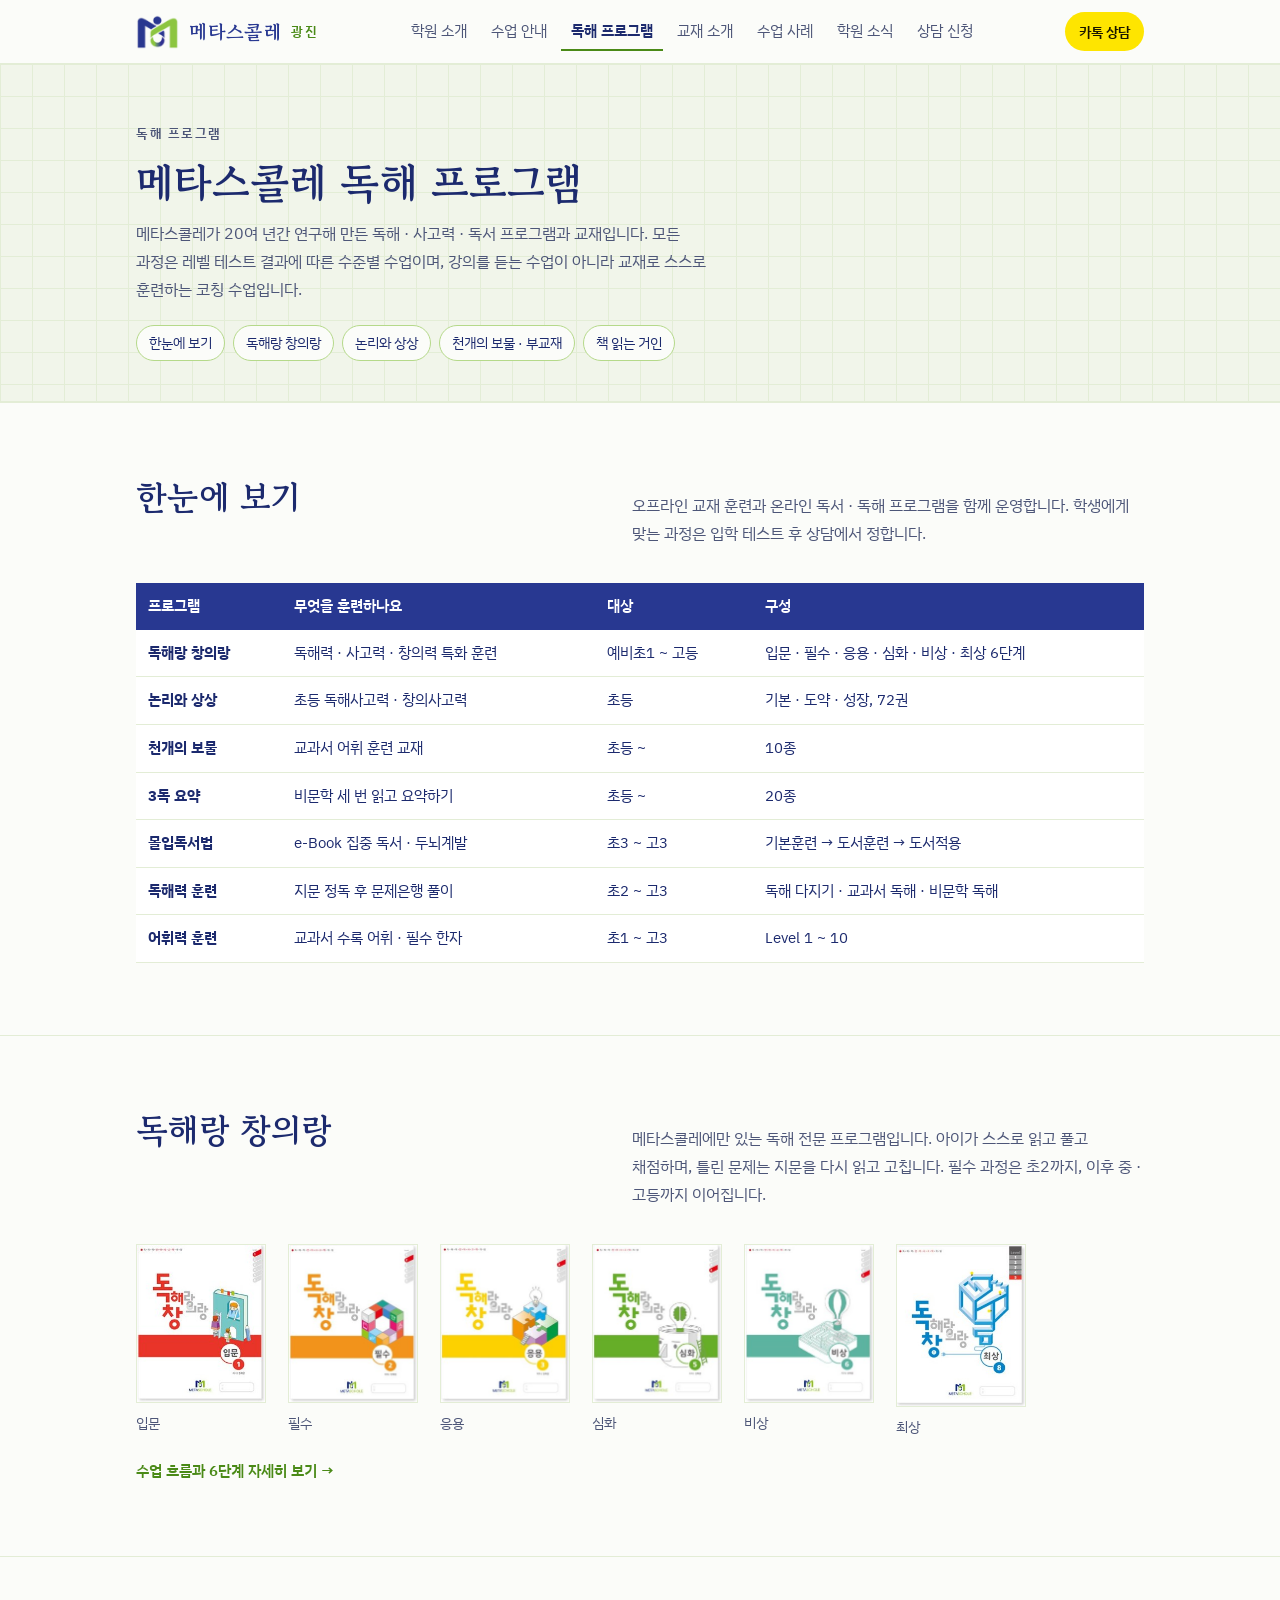
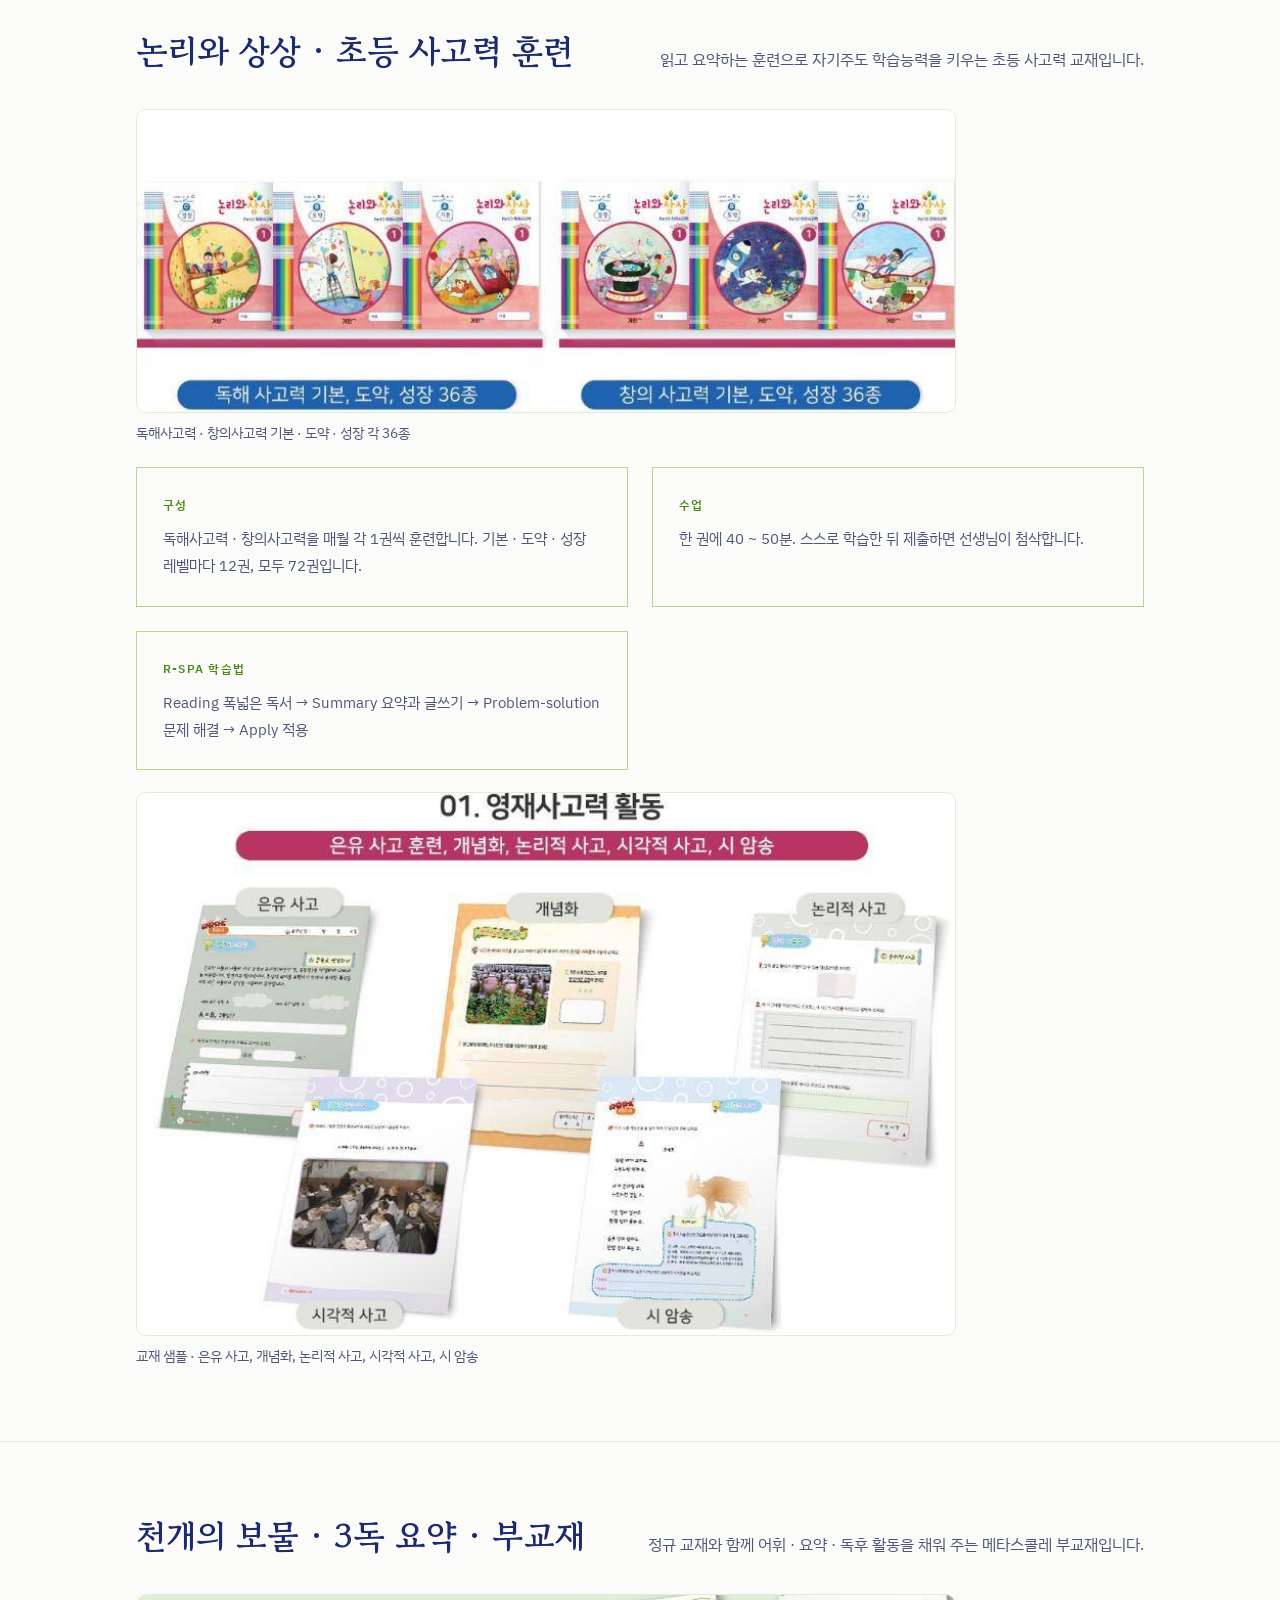
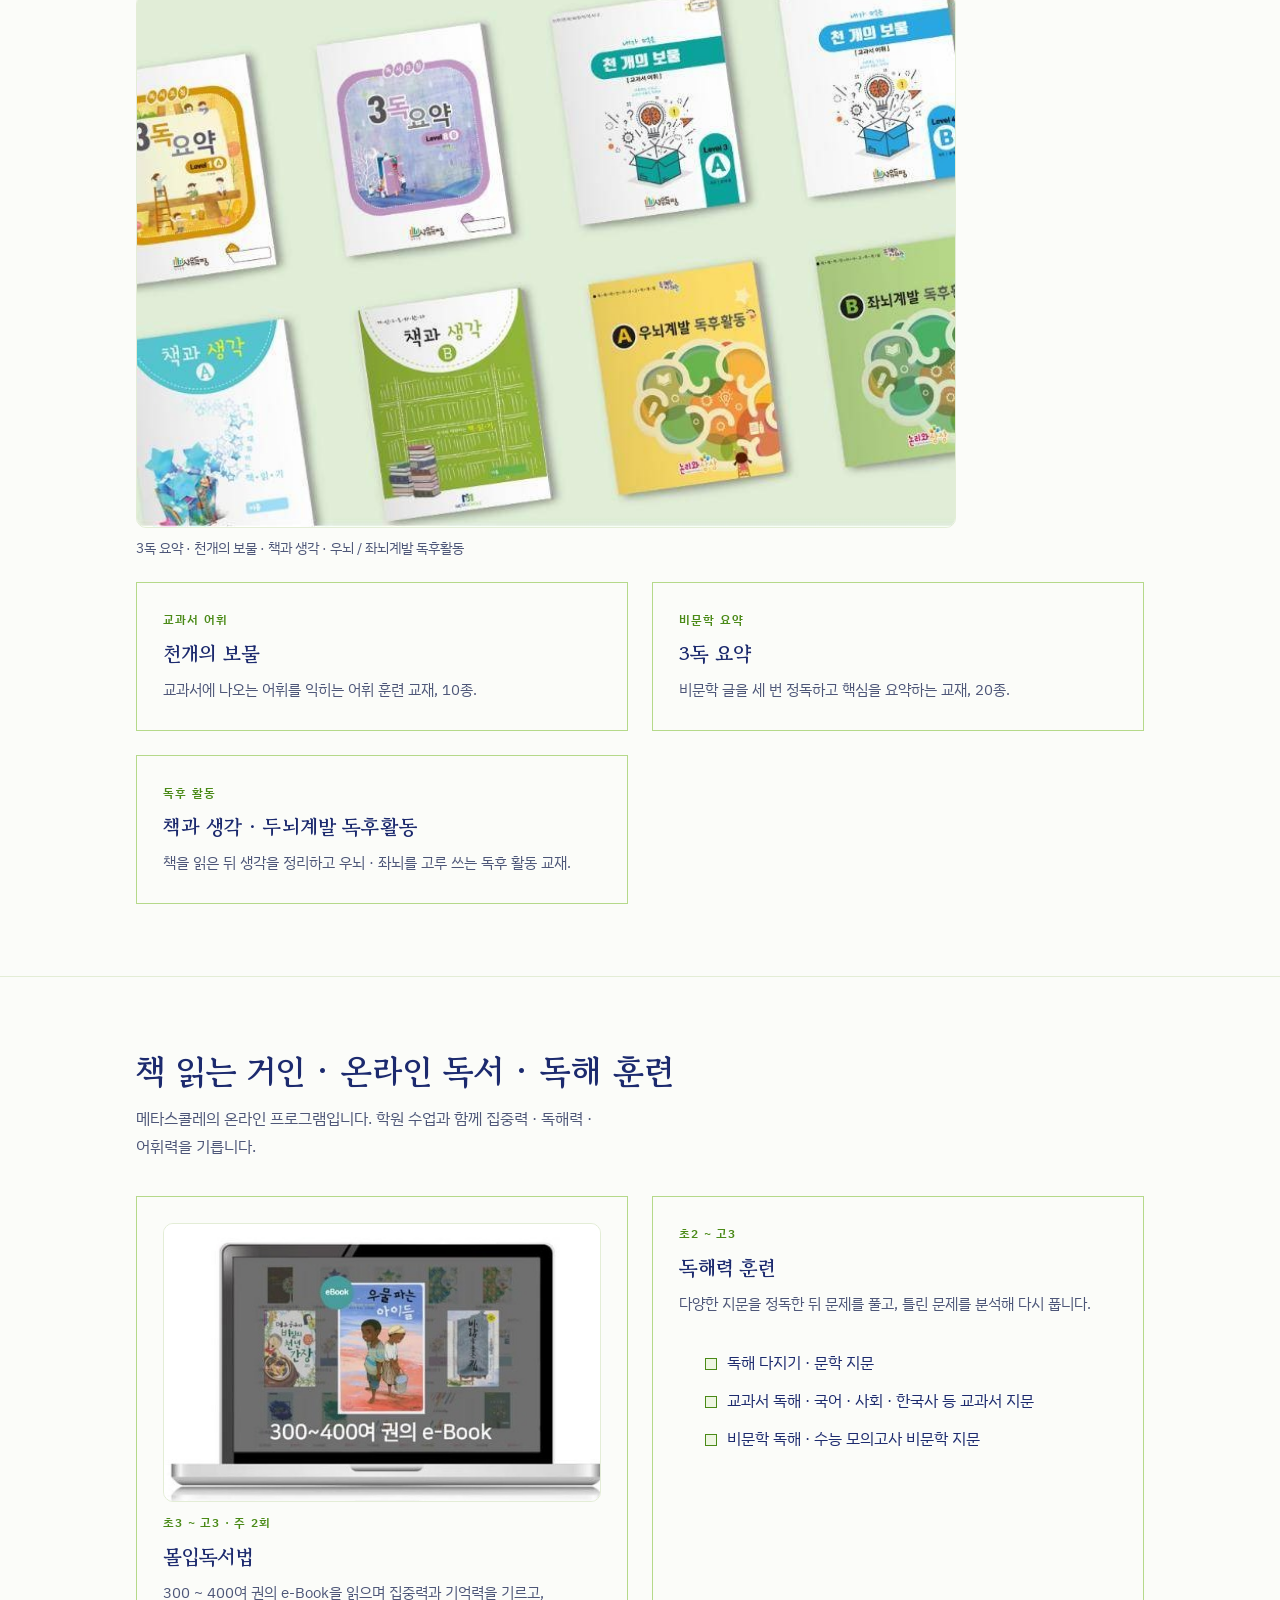
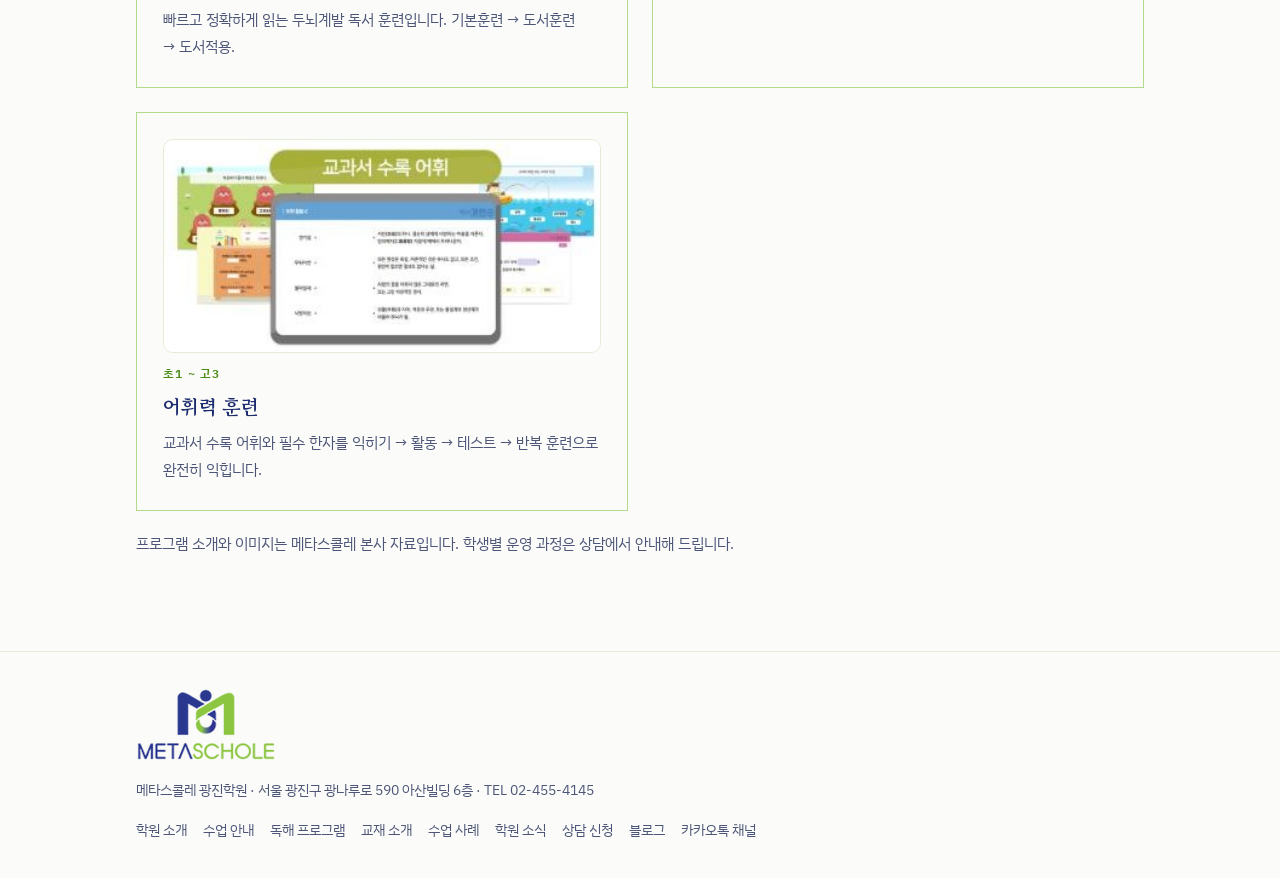
<file: programs.html>
<!doctype html>
<html lang="ko">
<head>
<meta charset="utf-8">
<meta name="viewport" content="width=device-width, initial-scale=1, viewport-fit=cover">
<title>독해 프로그램 | 메타스콜레 광진</title>
<meta name="claude:viewport-fit-sides" content="cover">
<meta name="description" content="독해랑 창의랑, 논리와 상상, 천개의 보물 등 메타스콜레 독해 프로그램">
<link rel="preconnect" href="https://fonts.googleapis.com">
<link rel="preconnect" href="https://fonts.gstatic.com" crossorigin>
<link rel="stylesheet" href="https://fonts.googleapis.com/css2?family=Gowun+Batang:wght@400;700&family=IBM+Plex+Sans+KR:wght@400;500;600&display=swap">
<link rel="stylesheet" href="style.css">
<link rel="icon" href="mark.png">
</head>
<body>
<header class="site-header">
  <div class="wrap bar">
    <a class="logo" href="index.html" aria-label="메타스콜레 광진 홈">
      <img class="logo-img-light" src="mark.png" alt="">
      <img class="logo-img-dark" src="mark-dark.png" alt="">
      <b>메타스콜레</b><span>광진</span>
    </a>
    <nav class="menu" aria-label="주요 메뉴"><a href="about.html">학원 소개</a><a href="classes.html">수업 안내</a><a href="programs.html" aria-current="page">독해 프로그램</a><a href="materials.html">교재 소개</a><a href="cases.html">수업 사례</a><a href="news.html">학원 소식</a><a href="contact.html">상담 신청</a></nav>
    <a class="kakao-btn" href="https://pf.kakao.com/_zTMRxb" target="_blank" rel="noopener">카톡 상담</a>
  </div>
  <div class="menu-row"><nav class="menu wrap" aria-label="주요 메뉴(모바일)"><a href="about.html">학원 소개</a><a href="classes.html">수업 안내</a><a href="programs.html" aria-current="page">독해 프로그램</a><a href="materials.html">교재 소개</a><a href="cases.html">수업 사례</a><a href="news.html">학원 소식</a><a href="contact.html">상담 신청</a></nav></div>
</header>
<main>
<div class="page-head"><div class="wrap">
  <p class="crumb">독해 프로그램</p><h1>메타스콜레 독해 프로그램</h1><p>메타스콜레가 20여 년간 연구해 만든 독해 · 사고력 · 독서 프로그램과 교재입니다. 모든 과정은 레벨 테스트 결과에 따른 수준별 수업이며, 강의를 듣는 수업이 아니라 교재로 스스로 훈련하는 코칭 수업입니다.</p><div class="subnav"><a href="#overview">한눈에 보기</a><a href="#dhc-p">독해랑 창의랑</a><a href="#logic">논리와 상상</a><a href="#supplement">천개의 보물 · 부교재</a><a href="#giant">책 읽는 거인</a></div>
</div></div>

<section id="overview">
  <div class="wrap">
    <div class="sec-head"><h2>한눈에 보기</h2><p>오프라인 교재 훈련과 온라인 독서 · 독해 프로그램을 함께 운영합니다. 학생에게 맞는 과정은 입학 테스트 후 상담에서 정합니다.</p></div>
    <div class="table-wrap"><table class="prog-table">
      <thead><tr><th>프로그램</th><th>무엇을 훈련하나요</th><th>대상</th><th>구성</th></tr></thead>
      <tbody>
        <tr><td><b>독해랑 창의랑</b></td><td>독해력 · 사고력 · 창의력 특화 훈련</td><td>예비초1 ~ 고등</td><td>입문 · 필수 · 응용 · 심화 · 비상 · 최상 6단계</td></tr>
        <tr><td><b>논리와 상상</b></td><td>초등 독해사고력 · 창의사고력</td><td>초등</td><td>기본 · 도약 · 성장, 72권</td></tr>
        <tr><td><b>천개의 보물</b></td><td>교과서 어휘 훈련 교재</td><td>초등 ~</td><td>10종</td></tr>
        <tr><td><b>3독 요약</b></td><td>비문학 세 번 읽고 요약하기</td><td>초등 ~</td><td>20종</td></tr>
        <tr><td><b>몰입독서법</b></td><td>e-Book 집중 독서 · 두뇌계발</td><td>초3 ~ 고3</td><td>기본훈련 → 도서훈련 → 도서적용</td></tr>
        <tr><td><b>독해력 훈련</b></td><td>지문 정독 후 문제은행 풀이</td><td>초2 ~ 고3</td><td>독해 다지기 · 교과서 독해 · 비문학 독해</td></tr>
        <tr><td><b>어휘력 훈련</b></td><td>교과서 수록 어휘 · 필수 한자</td><td>초1 ~ 고3</td><td>Level 1 ~ 10</td></tr>
      </tbody>
    </table></div>
  </div>
</section>

<section id="dhc-p">
  <div class="wrap">
    <div class="sec-head"><h2>독해랑 창의랑</h2><p>메타스콜레에만 있는 독해 전문 프로그램입니다. 아이가 스스로 읽고 풀고 채점하며, 틀린 문제는 지문을 다시 읽고 고칩니다. 필수 과정은 초2까지, 이후 중 · 고등까지 이어집니다.</p></div>
    <div class="covers dhc-covers"><figure><img src="cover-dhc-1.jpg" alt="독해랑 창의랑 입문 교재 표지" loading="lazy"><figcaption>입문</figcaption></figure><figure><img src="cover-dhc-2.jpg" alt="독해랑 창의랑 필수 교재 표지" loading="lazy"><figcaption>필수</figcaption></figure><figure><img src="cover-dhc-3.jpg" alt="독해랑 창의랑 응용 교재 표지" loading="lazy"><figcaption>응용</figcaption></figure><figure><img src="cover-dhc-4.jpg" alt="독해랑 창의랑 심화 교재 표지" loading="lazy"><figcaption>심화</figcaption></figure><figure><img src="cover-dhc-5.jpg" alt="독해랑 창의랑 비상 교재 표지" loading="lazy"><figcaption>비상</figcaption></figure><figure><img src="cover-dhc-6.jpg" alt="독해랑 창의랑 최상 교재 표지" loading="lazy"><figcaption>최상</figcaption></figure></div>
    <p style="margin-top:16px"><a class="more" href="classes.html#dhc">수업 흐름과 6단계 자세히 보기 →</a></p>
  </div>
</section>

<section id="logic">
  <div class="wrap">
    <div class="sec-head"><h2>논리와 상상 · 초등 사고력 훈련</h2><p>읽고 요약하는 훈련으로 자기주도 학습능력을 키우는 초등 사고력 교재입니다.</p></div>
    <figure class="prog-fig"><img src="prog-logic-covers.jpg" alt="논리와 상상 독해사고력 · 창의사고력 교재 표지" loading="lazy"><figcaption>독해사고력 · 창의사고력 기본 · 도약 · 성장 각 36종</figcaption></figure>
    <div class="cards" style="margin-top:22px">
      <div class="card"><span class="tag">구성</span><p>독해사고력 · 창의사고력을 매월 각 1권씩 훈련합니다. 기본 · 도약 · 성장 레벨마다 12권, 모두 72권입니다.</p></div>
      <div class="card"><span class="tag">수업</span><p>한 권에 40 ~ 50분. 스스로 학습한 뒤 제출하면 선생님이 첨삭합니다.</p></div>
      <div class="card"><span class="tag">R-SPA 학습법</span><p>Reading 폭넓은 독서 → Summary 요약과 글쓰기 → Problem-solution 문제 해결 → Apply 적용</p></div>
    </div>
    <figure class="prog-fig" style="margin-top:22px"><img src="prog-logic-sample.jpg" alt="논리와 상상 영재사고력 활동 교재 내지" loading="lazy"><figcaption>교재 샘플 · 은유 사고, 개념화, 논리적 사고, 시각적 사고, 시 암송</figcaption></figure>
  </div>
</section>

<section id="supplement">
  <div class="wrap">
    <div class="sec-head"><h2>천개의 보물 · 3독 요약 · 부교재</h2><p>정규 교재와 함께 어휘 · 요약 · 독후 활동을 채워 주는 메타스콜레 부교재입니다.</p></div>
    <figure class="prog-fig"><img src="prog-supplement.jpg" alt="3독 요약, 천개의 보물, 책과 생각, 두뇌계발 독후활동 교재 표지" loading="lazy"><figcaption>3독 요약 · 천개의 보물 · 책과 생각 · 우뇌 / 좌뇌계발 독후활동</figcaption></figure>
    <div class="cards" style="margin-top:22px">
      <div class="card"><span class="tag">교과서 어휘</span><h3>천개의 보물</h3><p>교과서에 나오는 어휘를 익히는 어휘 훈련 교재, 10종.</p></div>
      <div class="card"><span class="tag">비문학 요약</span><h3>3독 요약</h3><p>비문학 글을 세 번 정독하고 핵심을 요약하는 교재, 20종.</p></div>
      <div class="card"><span class="tag">독후 활동</span><h3>책과 생각 · 두뇌계발 독후활동</h3><p>책을 읽은 뒤 생각을 정리하고 우뇌 · 좌뇌를 고루 쓰는 독후 활동 교재.</p></div>
    </div>
  </div>
</section>

<section id="giant">
  <div class="wrap">
    <div class="sec-head"><h2>책 읽는 거인 · 온라인 독서 · 독해 훈련</h2><p>메타스콜레의 온라인 프로그램입니다. 학원 수업과 함께 집중력 · 독해력 · 어휘력을 기릅니다.</p></div>
    <div class="cards">
      <div class="card"><figure class="prog-fig"><img src="prog-immersion.jpg" alt="몰입독서법 e-Book 화면" loading="lazy"></figure><span class="tag">초3 ~ 고3 · 주 2회</span><h3>몰입독서법</h3><p>300 ~ 400여 권의 e-Book을 읽으며 집중력과 기억력을 기르고, 빠르고 정확하게 읽는 두뇌계발 독서 훈련입니다. 기본훈련 → 도서훈련 → 도서적용.</p></div>
      <div class="card"><span class="tag">초2 ~ 고3</span><h3>독해력 훈련</h3><p>다양한 지문을 정독한 뒤 문제를 풀고, 틀린 문제를 분석해 다시 풉니다.</p><ul class="checks"><li>독해 다지기 · 문학 지문</li><li>교과서 독해 · 국어 · 사회 · 한국사 등 교과서 지문</li><li>비문학 독해 · 수능 모의고사 비문학 지문</li></ul></div>
      <div class="card"><figure class="prog-fig"><img src="prog-vocab.jpg" alt="어휘력 훈련 교과서 수록 어휘 화면" loading="lazy"></figure><span class="tag">초1 ~ 고3</span><h3>어휘력 훈련</h3><p>교과서 수록 어휘와 필수 한자를 익히기 → 활동 → 테스트 → 반복 훈련으로 완전히 익힙니다.</p></div>
    </div>
    <p class="cm-note" style="margin-top:20px">프로그램 소개와 이미지는 메타스콜레 본사 자료입니다. 학생별 운영 과정은 상담에서 안내해 드립니다.</p>
  </div>
</section>
</main>
<footer><div class="wrap">
  <div>
    <img class="logo-img-light" src="logo.png" alt="METASCHOLE" style="width:140px">
    <img class="logo-img-dark" src="logo-dark.png" alt="METASCHOLE" style="width:140px">
    <p style="margin-top:10px">메타스콜레 광진학원 · 서울 광진구 광나루로 590 아산빌딩 6층 · TEL 02-455-4145</p>
  </div>
  <nav aria-label="하단 메뉴"><a href="about.html">학원 소개</a><a href="classes.html">수업 안내</a><a href="programs.html">독해 프로그램</a><a href="materials.html">교재 소개</a><a href="cases.html">수업 사례</a><a href="news.html">학원 소식</a><a href="contact.html">상담 신청</a><a href="https://blog.naver.com/lcleo01" target="_blank" rel="noopener">블로그</a><a href="https://pf.kakao.com/_zTMRxb" target="_blank" rel="noopener">카카오톡 채널</a></nav>
</div></footer>
</body>
</html>
</file>
<file: style.css>
/* 메타스콜레 광진 — 원고지(manuscript paper) 모티프.
   남색(로고) 잉크 + 초록(로고) 원고지 칸. 제목은 원고지 칸에, 섹션은 공책 줄처럼. */
:root{
  --paper:#fbfcf9;
  --paper-2:#f1f5ea;
  --ink:#1c2a6e;          /* 로고 남색 계열(본문용으로 조금 어둡게) */
  --brand:#283891;        /* 로고 남색 */
  --ink-soft:#4d5678;
  --lime:#8dc63f;         /* 로고 연두 */
  --green:#4a8a17;        /* 연두를 글자용으로 어둡게 */
  --green-soft:#eef6e2;
  --grid:#b5d98a;
  --grid-faint:#e3edd6;
  --seal:#283891;
  --closed:#fff3b0;
  --seal-ink:#f4f8f6;
  --kakao:#fee500;
  --kakao-ink:#191600;
  --display:"Gowun Batang","Nanum Myeongjo",serif;
  --body:"IBM Plex Sans KR","Apple SD Gothic Neo","Malgun Gothic",sans-serif;
  color-scheme:light;
}
@media (prefers-color-scheme: dark){:root:not([data-theme="light"]){
  --paper:#10152b;--paper-2:#171e3a;--ink:#e8ebf7;--brand:#9aa6ea;--ink-soft:#a9b0cc;--lime:#8dc63f;--green:#9dd25a;--green-soft:#1d2a1a;--grid:#3d5a26;--grid-faint:#252d4a;--seal:#8dc63f;--seal-ink:#10152b;--closed:#3a3416;color-scheme:dark}}
:root[data-theme="dark"]{
  --paper:#10152b;--paper-2:#171e3a;--ink:#e8ebf7;--brand:#9aa6ea;--ink-soft:#a9b0cc;--lime:#8dc63f;--green:#9dd25a;--green-soft:#1d2a1a;--grid:#3d5a26;--grid-faint:#252d4a;--seal:#8dc63f;--seal-ink:#10152b;--closed:#3a3416;color-scheme:dark}

*{box-sizing:border-box}
html{scroll-behavior:smooth}
@media (prefers-reduced-motion:reduce){html{scroll-behavior:auto}*{transition:none!important}}
body{margin:0;background:var(--paper);color:var(--ink);font-family:var(--body);font-size:16px;line-height:1.75;word-break:keep-all;overflow-wrap:break-word}
img{max-width:100%}
.wrap{max-width:1040px;margin:0 auto;padding-left:max(16px,env(safe-area-inset-left,0px));padding-right:max(16px,env(safe-area-inset-right,0px))}
a{color:inherit}
:focus-visible{outline:2px solid var(--green);outline-offset:3px}
h1,h2,h3{font-family:var(--display);text-wrap:balance;margin:0;line-height:1.3}
p{margin:0}

/* header */
body::before{content:"";position:fixed;inset:0 0 auto;height:env(safe-area-inset-top,0px);z-index:10;background:var(--paper)}
.site-header{position:sticky;top:env(safe-area-inset-top,0px);z-index:5;background:var(--paper);border-bottom:1px solid var(--grid-faint)}
.bar{display:flex;align-items:center;justify-content:space-between;gap:16px;padding-block:12px}
.logo{display:flex;align-items:center;gap:10px;text-decoration:none}
.logo img{height:34px;width:auto;display:block}
.logo-img-dark{display:none!important}
@media (prefers-color-scheme: dark){:root:not([data-theme="light"]) .logo-img-light{display:none!important}:root:not([data-theme="light"]) .logo-img-dark{display:block!important}}
:root[data-theme="dark"] .logo-img-light{display:none!important}
:root[data-theme="dark"] .logo-img-dark{display:block!important}
.brand-full{width:min(260px,70%);height:auto}
.logo b{font-family:var(--display);font-size:1.22rem;letter-spacing:.02em;color:var(--brand)}
.logo span{font-size:.8rem;color:var(--green);letter-spacing:.14em;font-weight:600}
.menu{display:flex;gap:4px;align-items:center;font-size:.94rem}
.menu a{text-decoration:none;color:var(--ink-soft);padding:6px 10px;border-radius:6px;white-space:nowrap}
.menu a:hover{color:var(--ink);background:var(--paper-2)}
.menu a[aria-current="page"]{color:var(--ink);font-weight:600;box-shadow:inset 0 -2px 0 var(--green);border-radius:0}
.kakao-btn{background:var(--kakao);color:var(--kakao-ink);padding:7px 14px;border-radius:999px;font-weight:600;text-decoration:none;font-size:.9rem;white-space:nowrap}
.menu-row{display:none}
@media (max-width:820px){
  .bar .menu{display:none}
  .menu-row{display:block;border-top:1px solid var(--grid-faint)}
  .menu-row .menu{overflow-x:auto;padding-block:6px;scrollbar-width:none}
  .menu-row .menu::-webkit-scrollbar{display:none}
}

/* page title band */
.page-head{background:var(--paper-2);border-bottom:1px solid var(--grid-faint);background-image:linear-gradient(var(--grid-faint) 1px,transparent 1px),linear-gradient(90deg,var(--grid-faint) 1px,transparent 1px);background-size:32px 32px}
.page-head .wrap{padding-block:48px 40px}
.crumb{font-size:.8rem;letter-spacing:.12em;color:var(--green);font-weight:600;margin-bottom:10px}
.page-head h1{font-size:clamp(1.8rem,4.2vw,2.6rem)}
.page-head p{margin-top:10px;color:var(--ink-soft);max-width:36em}
.subnav{display:flex;flex-wrap:wrap;gap:8px;margin-top:22px}
.subnav a{font-size:.88rem;text-decoration:none;border:1px solid var(--grid);background:var(--paper);padding:5px 12px;border-radius:999px}
.subnav a:hover{border-color:var(--green);color:var(--green)}

/* hero (home) */
.hero{padding-block:64px 56px;display:grid;grid-template-columns:minmax(0,1.25fr) minmax(0,1fr);gap:48px;align-items:center}
@media (max-width:820px){.hero{grid-template-columns:1fr;gap:40px;padding-block:40px}}
.eyebrow{font-size:.82rem;letter-spacing:.14em;color:var(--green);font-weight:600;margin-bottom:18px}
.genko{display:flex;flex-direction:column;gap:6px;margin-bottom:24px}
.row{display:flex;flex-wrap:wrap}
.row span{width:clamp(38px,6.4vw,62px);aspect-ratio:1;max-width:100%;display:grid;place-items:center;font-family:var(--display);font-weight:700;font-size:clamp(1.5rem,4.4vw,2.6rem);border:1px solid var(--grid);margin:0 -1px -1px 0;background:var(--paper)}
.row span.sp{border-color:var(--grid-faint)}
.row span.hl{color:var(--green);background:var(--green-soft)}
.lede{font-size:1.06rem;color:var(--ink-soft);max-width:34em}
.actions{display:flex;flex-wrap:wrap;gap:12px;margin-top:28px}
.btn{display:inline-flex;align-items:center;gap:8px;padding:12px 20px;border-radius:10px;font-weight:600;text-decoration:none;font-size:.98rem}
.btn.kakao{background:var(--kakao);color:var(--kakao-ink)}
.btn.line{border:1px solid var(--ink);color:var(--ink)}
.btn.line:hover{background:var(--paper-2)}

.notice{position:relative;background:var(--paper-2);border:1px solid var(--grid-faint);padding:28px 26px 26px;border-radius:4px}
.notice h2{font-size:1.3rem;margin-bottom:16px}
dl.info{display:grid;grid-template-columns:auto 1fr;gap:10px 18px;margin:0}
dl.info dt{font-size:.82rem;letter-spacing:.08em;color:var(--ink-soft);padding-top:3px}
dl.info dd{margin:0;font-weight:500;min-width:0}
.seal{position:absolute;top:-22px;right:18px;width:78px;height:78px;border-radius:8px;background:var(--seal);color:var(--seal-ink);display:grid;place-items:center;text-align:center;font-family:var(--display);font-weight:700;font-size:1.02rem;line-height:1.15;transform:rotate(-6deg);box-shadow:inset 0 0 0 3px var(--seal),inset 0 0 0 5px var(--seal-ink)}

/* sections */
section{padding-block:72px;border-top:1px solid var(--grid-faint)}
section.first{border-top:0;padding-top:56px}
.sec-head{display:flex;flex-wrap:wrap;align-items:baseline;justify-content:space-between;gap:12px 24px;margin-bottom:36px}
.sec-head h2{font-size:clamp(1.5rem,3.2vw,2.1rem)}
.sec-head p{color:var(--ink-soft);max-width:32em}
.more{font-size:.92rem;font-weight:600;color:var(--green);text-decoration:none;white-space:nowrap}
.more:hover{text-decoration:underline}

.points{display:grid;grid-template-columns:repeat(4,minmax(0,1fr));border-left:1px solid var(--grid);border-top:1px solid var(--grid)}
@media (max-width:860px){.points{grid-template-columns:repeat(2,minmax(0,1fr))}}
@media (max-width:480px){.points{grid-template-columns:1fr}}
.point{padding:24px 22px 26px;border-right:1px solid var(--grid);border-bottom:1px solid var(--grid);display:flex;flex-direction:column;gap:10px;min-width:0}
.point .k{font-family:var(--display);font-size:2.1rem;font-weight:700;line-height:1;color:var(--brand)}
.point .k small{font-size:1rem;margin-left:2px}
.point h3{font-size:1.12rem;color:var(--green)}
.point p{color:var(--ink-soft);font-size:.95rem}

.classes{display:grid;grid-template-columns:repeat(2,minmax(0,1fr));gap:28px}
@media (max-width:820px){.classes{grid-template-columns:1fr}}
.class{border:1px solid var(--grid);background:var(--paper);display:flex;flex-direction:column;min-width:0;scroll-margin-top:90px}
.class-top{padding:26px 26px 20px;border-bottom:1px solid var(--grid);background:repeating-linear-gradient(to bottom,transparent 0 31px,var(--grid-faint) 31px 32px)}
.tag{display:inline-block;font-size:.78rem;letter-spacing:.1em;font-weight:600;color:var(--green);margin-bottom:8px}
.class h3{font-size:1.55rem;margin-bottom:8px}
.class-top p{color:var(--ink-soft)}
.meta{display:grid;grid-template-columns:repeat(2,minmax(0,1fr));border-bottom:1px solid var(--grid)}
.meta div{padding:14px 26px;min-width:0}
.meta div+div{border-left:1px solid var(--grid)}
.meta span{display:block;font-size:.76rem;letter-spacing:.1em;color:var(--ink-soft)}
.meta b{font-family:var(--display);font-size:1.15rem}
ul.checks{list-style:none;margin:0;padding:20px 26px 26px;display:flex;flex-direction:column;gap:10px}
ul.checks li{position:relative;padding-left:22px}
ul.checks li::before{content:"";position:absolute;left:0;top:.62em;width:10px;height:10px;border:1px solid var(--green);background:var(--green-soft)}
.class .detail{padding:0 26px 26px;color:var(--ink-soft);font-size:.96rem;display:flex;flex-direction:column;gap:10px}

.flow{display:grid;grid-template-columns:repeat(3,minmax(0,1fr))}
@media (max-width:760px){.flow{grid-template-columns:1fr}}
.step{padding:6px 28px 6px 0;min-width:0}
.step+.step{padding-left:28px;border-left:1px dashed var(--grid)}
@media (max-width:760px){.step,.step+.step{padding:18px 0;border-left:0;border-top:1px dashed var(--grid)}.step:first-child{border-top:0}}
.step .n{font-size:.8rem;letter-spacing:.12em;color:var(--green);font-weight:600}
.step h3{font-size:1.2rem;margin:6px 0 8px}
.step p{color:var(--ink-soft);font-size:.96rem}

/* greeting letter */
.letter{display:grid;grid-template-columns:minmax(0,1fr) minmax(0,2fr);gap:48px;align-items:start}
@media (max-width:820px){.letter{grid-template-columns:1fr;gap:28px}}
.letter-side h2{font-size:clamp(1.5rem,3.2vw,2.1rem);margin-bottom:12px}
.letter-side p{color:var(--ink-soft)}
.letter-body{background:var(--paper);border:1px solid var(--grid);padding:36px 34px;background-image:repeating-linear-gradient(to bottom,transparent 0 33px,var(--grid-faint) 33px 34px);background-position:0 10px;line-height:34px;font-size:1.04rem}
.letter-body p+p{margin-top:34px}
.letter-sign{margin-top:34px;text-align:right;font-family:var(--display);font-size:1.15rem}
.letter-sign small{display:block;font-family:var(--body);font-size:.85rem;color:var(--ink-soft)}

/* generic grids & cards */
.cards{display:grid;grid-template-columns:repeat(2,minmax(0,1fr));gap:24px}
@media (max-width:760px){.cards{grid-template-columns:1fr}}
.card{background:var(--paper);border:1px solid var(--grid);padding:26px;display:flex;flex-direction:column;gap:10px;min-width:0}
.card .tag{margin:0}
.card h3{font-size:1.25rem}
.card p{color:var(--ink-soft);font-size:.96rem}
.card.link{text-decoration:none;transition:border-color .15s}
.card.link:hover{border-color:var(--green)}
.card .go{margin-top:auto;padding-top:8px;font-weight:600;font-size:.9rem;color:var(--green)}

.book{display:grid;grid-template-columns:96px minmax(0,1fr);gap:22px;align-items:start}
.cover{aspect-ratio:3/4;max-width:100%;border:1px solid var(--ink);background:var(--paper-2);display:flex;flex-direction:column;justify-content:space-between;padding:10px 9px;font-family:var(--display);font-weight:700;font-size:.82rem;line-height:1.25;color:var(--ink);background-image:linear-gradient(var(--grid-faint) 1px,transparent 1px),linear-gradient(90deg,var(--grid-faint) 1px,transparent 1px);background-size:12px 12px}
.cover small{font-family:var(--body);font-weight:600;font-size:.62rem;letter-spacing:.08em;color:var(--green)}
.cover.navy{background:var(--brand);color:#fff;background-image:none}
.cover.navy small{color:var(--lime)}
.cover.green{background:var(--lime);color:#14200a;background-image:none}
.cover.green small{color:#2c4a10}

.news{list-style:none;margin:0;padding:0;border-top:1px solid var(--ink)}
.news li{border-bottom:1px solid var(--grid-faint)}
.news a,.news .item{display:grid;grid-template-columns:88px minmax(0,1fr) auto;gap:16px;align-items:baseline;padding:18px 4px;text-decoration:none}
.news a:hover b{color:var(--green)}
.news .cat{font-size:.78rem;font-weight:600;letter-spacing:.06em;color:var(--green)}
.news b{font-weight:600}
.news .when{font-size:.85rem;color:var(--ink-soft);font-variant-numeric:tabular-nums}
@media (max-width:560px){.news a,.news .item{grid-template-columns:1fr;gap:4px}}

.todo{border:1.5px dashed var(--green);background:var(--green-soft);padding:18px 20px;border-radius:6px;font-size:.95rem}
.todo b{color:var(--green)}

.split{display:grid;grid-template-columns:minmax(0,1.2fr) minmax(0,1fr);gap:40px;align-items:start}
@media (max-width:820px){.split{grid-template-columns:1fr}}

.copy{display:flex;gap:8px;align-items:center;flex-wrap:wrap}
.copy code{font-family:var(--body);background:var(--paper-2);padding:8px 10px;border:1px solid var(--grid-faint);font-size:.9rem;user-select:all;min-width:0;overflow-wrap:anywhere;flex:1}
.copy button{font:inherit;font-size:.88rem;font-weight:600;padding:8px 14px;border:1px solid var(--ink);background:transparent;color:var(--ink);cursor:pointer;border-radius:6px}

.cta-band{background:var(--brand);color:#fff}
.cta-band .wrap{padding-block:52px;display:flex;flex-wrap:wrap;align-items:center;justify-content:space-between;gap:20px}
.cta-band h2{font-size:clamp(1.4rem,3vw,1.9rem)}
.cta-band p{color:#d6dcf5;margin-top:6px}
@media (prefers-color-scheme: dark){:root:not([data-theme="light"]) .cta-band{background:var(--paper-2);color:var(--ink)}}
:root[data-theme="dark"] .cta-band{background:var(--paper-2);color:var(--ink)}

footer{padding-block:36px;font-size:.86rem;color:var(--ink-soft);border-top:1px solid var(--grid-faint)}
footer .wrap{display:flex;flex-wrap:wrap;justify-content:space-between;gap:16px 32px}
footer nav{display:flex;flex-wrap:wrap;gap:6px 16px}
footer a{text-decoration:none}
footer a:hover{color:var(--ink)}

/* 과정 카드 4개, 소식 요약 */
.courses{display:grid;grid-template-columns:repeat(4,minmax(0,1fr));gap:20px}
@media (max-width:960px){.courses{grid-template-columns:repeat(2,minmax(0,1fr))}}
@media (max-width:520px){.courses{grid-template-columns:1fr}}
.news .nt{display:flex;flex-direction:column;gap:2px;min-width:0}
.news .nt small{font-size:.9rem;color:var(--ink-soft);line-height:1.6}
.news a{grid-template-columns:72px minmax(0,1fr) auto}
.news .item{grid-template-columns:72px minmax(0,1fr) auto}
.cards+.cards{margin-top:24px}

/* 수업 일정표 달력 */
.cal-wrap{border:1px solid var(--grid);background:var(--paper);margin-bottom:24px}
.cal-title{display:flex;flex-wrap:wrap;justify-content:space-between;align-items:baseline;gap:8px 16px;padding:18px 20px;border-bottom:1px solid var(--grid)}
.cal-title h3{font-size:1.3rem}
.cal-key{font-size:.85rem;color:var(--ink-soft);display:inline-flex;align-items:center;gap:6px}
.cal-key i{width:14px;height:14px;background:var(--closed);border:1px solid var(--grid)}
.cal{display:grid;grid-template-columns:repeat(7,minmax(0,1fr))}
.cal-h{padding:8px 4px;text-align:center;font-weight:600;font-size:.88rem;border-bottom:1px solid var(--grid);background:var(--paper-2)}
.cal-d{min-height:78px;padding:8px 10px;border-right:1px solid var(--grid-faint);border-bottom:1px solid var(--grid-faint);display:flex;flex-direction:column;gap:2px;min-width:0}
.cal-d:nth-child(7n){border-right:0}
.cal-d b{font-variant-numeric:tabular-nums;font-size:1rem}
.cal-d span{font-size:.8rem;color:var(--ink-soft)}
.cal-d.closed{background:var(--closed)}
.cal-d.closed span{color:var(--ink);font-weight:600}
.sun,.cal-d.sun b{color:#c23b3b}
.sat,.cal-d.sat b{color:var(--brand)}
.cal-notes{padding:16px 20px 20px;border-top:1px solid var(--grid)}
@media (max-width:560px){.cal-d{min-height:58px;padding:6px 5px}.cal-d span{font-size:.68rem;line-height:1.3}.cal-d b{font-size:.9rem}}

/* 학원 소식 글 펼쳐 보기 */
.posts{border-top:1px solid var(--ink)}
.post{border-bottom:1px solid var(--grid-faint);scroll-margin-top:90px}
.post summary{list-style:none;cursor:pointer;display:grid;grid-template-columns:72px minmax(0,1fr) auto;gap:16px;align-items:baseline;padding:18px 4px}
.post summary::-webkit-details-marker{display:none}
.post summary:hover b{color:var(--green)}
.post summary .cat{font-size:.78rem;font-weight:600;letter-spacing:.06em;color:var(--green)}
.post summary .nt{display:flex;flex-direction:column;gap:2px;min-width:0}
.post summary .nt small{font-size:.9rem;color:var(--ink-soft);line-height:1.6}
.post[open] summary .nt small{display:none}
.post summary .when{font-size:.85rem;color:var(--ink-soft);font-variant-numeric:tabular-nums}
.post summary b::after{content:" +";color:var(--green)}
.post[open] summary b::after{content:" −"}
.post-body{margin:0 4px 26px 92px;padding:22px 26px;background:var(--paper-2);border-left:3px solid var(--lime);max-width:46rem;display:flex;flex-direction:column;gap:12px}
.post-body h4{font-family:var(--display);font-size:1.08rem;margin:8px 0 0}
.post-body ul{margin:0;padding-left:1.2em;display:flex;flex-direction:column;gap:6px}
@media (max-width:560px){.post summary{grid-template-columns:1fr;gap:4px}.post-body{margin:0 0 22px;padding:18px 16px}}

/* 수업 구성 펼쳐 보기 */
.parts-hint{padding:18px 26px 6px;font-size:.85rem;color:var(--ink-soft)}
.parts{padding:0 26px 22px;display:flex;flex-direction:column}
.part{border-bottom:1px solid var(--grid-faint)}
.part summary{list-style:none;cursor:pointer;display:flex;flex-wrap:wrap;align-items:baseline;gap:4px 14px;padding:14px 0}
.part summary::-webkit-details-marker{display:none}
.part summary b{font-family:var(--display);font-size:1.12rem}
.part summary b::before{content:"+ ";color:var(--green)}
.part[open] summary b::before{content:"− "}
.part summary span{font-size:.85rem;color:var(--ink-soft)}
.part summary:hover b{color:var(--green)}
.part-body{padding:0 0 18px 18px;display:flex;flex-direction:column;gap:12px;color:var(--ink-soft);max-width:46rem}
@media (max-width:560px){.parts,.parts-hint{padding-left:16px;padding-right:16px}.part-body{padding-left:0}}

/* 수업 사례 사진 */
.post-body figure{margin:4px 0;display:flex;flex-direction:column;gap:6px;min-width:0}
.post-body figure img{display:block;width:100%;height:auto;border:1px solid var(--grid);background:#fff}
.post-body figcaption{font-size:.82rem;color:var(--ink-soft)}
.post-body > figure{max-width:340px}
.gallery{display:grid;grid-template-columns:repeat(auto-fill,minmax(180px,1fr));gap:14px}
.post-body a.more{font-weight:600}

/* 과정 카드 6개, 단계표, 순서 목록 */
.courses{grid-template-columns:repeat(3,minmax(0,1fr))}
@media (max-width:860px){.courses{grid-template-columns:repeat(2,minmax(0,1fr))}}
@media (max-width:520px){.courses{grid-template-columns:1fr}}
.classes.single{grid-template-columns:minmax(0,1fr)}
.part-body h4{font-family:var(--display);font-size:1.02rem;color:var(--ink);margin:6px 0 -4px}
ol.steps{margin:0;padding-left:1.4em;display:flex;flex-direction:column;gap:6px}
ol.steps li::marker{color:var(--green);font-weight:600}
.table-wrap{overflow-x:auto}
table.levels{border-collapse:collapse;min-width:280px;font-size:.92rem}
table.levels th,table.levels td{border:1px solid var(--grid);padding:6px 14px;text-align:left;color:var(--ink)}
table.levels th{background:var(--paper-2);font-weight:600}

/* 학원 소개 배너 — 원고지 */
.about-hero{background:var(--paper-2);border-bottom:1px solid var(--grid-faint);background-image:linear-gradient(var(--grid-faint) 1px,transparent 1px),linear-gradient(90deg,var(--grid-faint) 1px,transparent 1px);background-size:32px 32px}
.about-hero .wrap{padding-block:52px 40px}
.about-hero h1{font-size:clamp(1.9rem,4.6vw,3rem);line-height:1.25}
.about-hero .lede{color:var(--ink-soft);margin-top:14px;max-width:36em}
.pillars{display:grid;grid-template-columns:repeat(3,minmax(0,1fr));gap:16px;margin-top:32px}
@media (max-width:760px){.pillars{grid-template-columns:1fr}}
.pillar{background:var(--paper);border:1px solid var(--grid);border-top:3px solid var(--lime);padding:18px 18px 20px;display:flex;flex-direction:column;gap:6px;min-width:0}
.pillar b{font-family:var(--display);font-size:1.12rem;color:var(--brand)}
.pillar span{color:var(--ink-soft);font-size:.92rem;line-height:1.6}

.flow.five{grid-template-columns:repeat(5,minmax(0,1fr))}
@media (max-width:900px){.flow.five{grid-template-columns:1fr}.flow.five .step,.flow.five .step+.step{padding:16px 0;border-left:0;border-top:1px dashed var(--grid)}.flow.five .step:first-child{border-top:0}}
.flow.five .step{padding-right:18px}.flow.five .step+.step{padding-left:18px}
.flow.five .n{font-family:var(--display);font-size:1.4rem;color:var(--green)}

.covers{display:grid;grid-template-columns:repeat(auto-fill,minmax(160px,220px));gap:22px}
.covers figure{margin:0;display:flex;flex-direction:column;gap:8px}
.covers img{width:100%;height:auto;border:1px solid var(--grid);box-shadow:0 6px 18px rgba(20,30,80,.12)}
.covers figcaption{font-size:.88rem;color:var(--ink-soft)}

.flow.four{grid-template-columns:repeat(4,minmax(0,1fr))}
@media (max-width:860px){.flow.four{grid-template-columns:1fr}.flow.four .step,.flow.four .step+.step{padding:16px 0;border-left:0;border-top:1px dashed var(--grid)}.flow.four .step:first-child{border-top:0}}
.flow.four .step{padding-right:20px}.flow.four .step+.step{padding-left:20px}

/* 본사 소개 */
.brand-story{display:grid;grid-template-columns:minmax(0,1.3fr) minmax(0,1fr);gap:40px;align-items:start}
@media (max-width:860px){.brand-story{grid-template-columns:1fr;gap:28px}}
.story{display:flex;flex-direction:column;gap:14px;min-width:0}
.story h3{font-size:1.5rem}
.story>p{color:var(--ink-soft)}
.story .crumb{margin:0}
dl.vm{margin-top:8px;padding-top:16px;border-top:1px solid var(--grid-faint)}
.facts{display:grid;grid-template-columns:repeat(2,minmax(0,1fr));border-left:1px solid var(--grid);border-top:1px solid var(--grid)}
.fact{padding:20px 18px;border-right:1px solid var(--grid);border-bottom:1px solid var(--grid);display:flex;flex-direction:column;gap:6px;min-width:0}
.fact b{font-family:var(--display);font-size:1.9rem;line-height:1;color:var(--brand)}
.fact b small{font-size:.95rem;margin-left:2px}
.fact span{font-size:.9rem;color:var(--ink-soft);line-height:1.55}
.brand-note{margin-top:18px;font-size:.82rem;color:var(--ink-soft)}

/* 과정 구조도 */
.cm-scroll{overflow-x:auto;padding-bottom:6px}
.coursemap{display:grid;grid-template-columns:96px repeat(8,minmax(72px,1fr));grid-auto-rows:auto;column-gap:0;row-gap:12px;min-width:780px;background-image:linear-gradient(90deg,var(--grid-faint) 1px,transparent 1px);background-size:calc((100% - 96px)/8) 100%;background-position:96px 0;background-repeat:repeat-x}
.cm-h{text-align:center;font-weight:600;font-size:.85rem;padding:8px 4px;border-bottom:2px solid var(--ink);font-variant-numeric:tabular-nums}
.cm-row-label{grid-column:1;display:flex;flex-direction:column;justify-content:center;gap:0;padding-right:10px}
.cm-row-label b{font-size:.78rem;letter-spacing:.1em;color:var(--green)}
.cm-row-label span{font-family:var(--display);font-weight:700;font-size:1rem}
.cm-bar{margin:0 4px;padding:12px 14px;border-radius:6px;text-decoration:none;display:flex;flex-direction:column;gap:2px;min-width:0;border:1px solid transparent;transition:transform .15s}
.cm-bar:hover{transform:translateY(-2px)}
.cm-bar b{font-family:var(--display);font-size:1.02rem;line-height:1.3}
.cm-bar span{font-size:.78rem;line-height:1.4;opacity:.85}
.cm-bar.m1,.cm-bar.m2,.cm-bar.m3{background:var(--brand);color:#fff;position:relative}
.cm-bar.m1::after,.cm-bar.m2::after{content:"";position:absolute;right:-13px;top:50%;transform:translateY(-50%);border:9px solid transparent;border-left:10px solid var(--brand);z-index:1}
.cm-bar.lit{background:var(--green-soft);border-color:var(--lime);color:var(--ink)}
.cm-bar.exam{background:var(--paper);border-color:var(--grid);color:var(--ink)}
.cm-bar.sp{background:var(--paper-2);border:1px dashed var(--green);color:var(--ink)}
.coursemap-sec+section{border-top:1px solid var(--grid-faint)}
.cm-mobile{display:none}
@media (max-width:700px){
  .cm-scroll{display:none}
  .cm-mobile{display:flex;flex-direction:column;gap:10px}
  .cm-m-title{font-size:.8rem;letter-spacing:.1em;font-weight:600;color:var(--green);margin-top:6px}
  .cm-steps,.cm-extra{list-style:none;margin:0;padding:0;display:flex;flex-direction:column;gap:8px}
  .cm-steps li a,.cm-extra li a{display:grid;grid-template-columns:92px minmax(0,1fr);align-items:baseline;gap:2px 12px;padding:12px 14px;border-radius:6px;text-decoration:none}
  .cm-steps li a{background:var(--brand);color:#fff;position:relative}
  .cm-steps li+li{position:relative}
  .cm-steps li+li::before{content:"↓";display:block;text-align:center;color:var(--brand);font-weight:700;line-height:1;margin:-2px 0 6px}
  .cm-steps span,.cm-extra span{font-size:.8rem;opacity:.85}
  .cm-steps b,.cm-extra b{font-family:var(--display);font-size:1.05rem}
  .cm-steps small{grid-column:2;font-size:.78rem;opacity:.85}
  .cm-extra li a{background:var(--green-soft);border:1px solid var(--grid);color:var(--ink)}
}

/* 독해랑 창의랑 도식 */
.dhc{margin:22px 26px 6px;padding:26px;background:var(--paper-2);border:1px solid var(--grid);border-left:4px solid var(--brand);display:flex;flex-direction:column;gap:24px}
@media (max-width:560px){.dhc{margin:18px 16px 4px;padding:18px 16px}}
.dhc-head{display:flex;flex-direction:column;gap:8px}
.dhc-head .crumb{margin:0}
.dhc-head h4{font-family:var(--display);font-size:1.5rem;margin:0;color:var(--brand)}
.dhc-head p{color:var(--ink-soft);line-height:1.7}
.dhc-label{font-size:.8rem;letter-spacing:.08em;font-weight:600;color:var(--green);margin-bottom:10px}
.dhc-flow{list-style:none;margin:0;padding:0;display:grid;grid-template-columns:repeat(5,minmax(0,1fr));gap:10px}
.dhc-flow li{position:relative;background:var(--paper);border:1px solid var(--grid);padding:14px 12px 12px;display:flex;flex-direction:column;gap:4px;min-width:0}
.dhc-flow li+li::before{content:"";position:absolute;left:-10px;top:50%;transform:translateY(-50%);border:6px solid transparent;border-left:8px solid var(--brand)}
.dhc-flow i{font-style:normal;width:26px;height:26px;border-radius:50%;background:var(--brand);color:#fff;display:grid;place-items:center;font-weight:700;font-size:.85rem}
.dhc-flow b{font-family:var(--display);font-size:1rem}
.dhc-flow span{font-size:.8rem;color:var(--ink-soft);line-height:1.45}
@media (max-width:760px){.dhc-flow{grid-template-columns:1fr;gap:8px}.dhc-flow li{flex-direction:row;align-items:center;gap:10px;flex-wrap:wrap}.dhc-flow li+li::before{left:20px;top:-8px;transform:none;border:5px solid transparent;border-top:6px solid var(--brand)}.dhc-flow span{flex-basis:100%;padding-left:36px}}
.dhc-stairs{list-style:none;margin:0;padding:0;display:grid;grid-template-columns:repeat(6,minmax(92px,1fr));align-items:end;gap:6px;min-width:560px}
.dhc-stairs li{display:flex;flex-direction:column;justify-content:flex-end}
.st-block{height:calc(46px + var(--h) * 16px);background:color-mix(in srgb,var(--brand) calc(25% + var(--h) * 12%),var(--paper));color:#fff;padding:8px 10px;display:flex;flex-direction:column;justify-content:flex-end;gap:1px;border-radius:4px 4px 0 0}
.st-block em{font-style:normal;font-size:.72rem;opacity:.85}
.st-block b{font-family:var(--display);font-size:1.05rem;line-height:1.2}
.st-block span{font-size:.72rem;opacity:.9}
.dhc-stairs li:nth-child(-n+2) .st-block{color:var(--ink)}
.dhc-chips{list-style:none;margin:0;padding:0;display:flex;flex-wrap:wrap;gap:8px}
.dhc-chips li{background:var(--paper);border:1px solid var(--lime);color:var(--ink);padding:5px 12px;border-radius:999px;font-size:.88rem}
.dhc-foot{font-size:.88rem;color:var(--ink-soft)}
.dhc-foot a{color:var(--green);font-weight:600}

/* 교재 소개: 과정별 그룹 */
.mat-list{display:flex;flex-direction:column;gap:44px}
.mat-group{display:grid;grid-template-columns:minmax(0,260px) minmax(0,1fr);gap:28px;align-items:start;scroll-margin-top:90px;padding-top:28px;border-top:1px solid var(--grid-faint)}
.mat-group:first-child{border-top:0;padding-top:0}
@media (max-width:760px){.mat-group{grid-template-columns:1fr;gap:16px}}
.mat-head{display:flex;flex-direction:column;gap:6px}
.mat-head .tag{margin:0}
.mat-head h3{font-size:1.3rem}
.mat-head p{color:var(--ink-soft);font-size:.95rem}
.mat-group .covers{grid-template-columns:repeat(auto-fill,minmax(130px,170px))}
@media (max-width:520px){.mat-group .covers{grid-template-columns:repeat(2,minmax(0,1fr));gap:14px}}

/* 과정 안내 강조 박스 */
.courses .card.hl-master{background:var(--brand);border-color:var(--brand);color:#fff}
.courses .card.hl-master .tag{color:var(--lime)}
.courses .card.hl-master h3{color:#fff}
.courses .card.hl-master p{color:#dfe4fa}
.courses .card.hl-master .go{color:var(--lime)}
.courses .card.hl-master:hover{border-color:var(--lime)}
.courses .card.hl-literacy{background:var(--green-soft);border:2px solid var(--lime)}
.courses .card.hl-literacy .tag{color:var(--green)}
@media (prefers-color-scheme: dark){:root:not([data-theme="light"]) .courses .card.hl-master{background:#24307a;border-color:#24307a}}
:root[data-theme="dark"] .courses .card.hl-master{background:#24307a;border-color:#24307a}
@media (max-width:560px){.dhc-stairs{grid-template-columns:repeat(3,minmax(0,1fr));min-width:0;row-gap:8px}.st-block{height:calc(40px + var(--h) * 6px)}}
.dhc.dhc-solo{margin:0}
.cm-bar.dhc-bar{background:var(--paper);border:2px solid var(--brand);color:var(--brand)}
.cm-bar.dhc-bar span{color:var(--ink-soft);opacity:1}

/* 도식 글자 넘침 보정 */
.st-block{height:auto;min-height:calc(78px + var(--h) * 14px);justify-content:flex-end}
.st-block b,.st-block span,.st-block em{white-space:nowrap}
@media (max-width:560px){.st-block{min-height:calc(72px + var(--h) * 4px)}}
.cm-bar b,.cm-bar span{overflow-wrap:anywhere;word-break:keep-all}
.dhc-flow b{word-break:keep-all}

/* 권장 학년 + 가능 범위 */
.cm-note{margin:-14px 0 22px;font-size:.92rem;color:var(--ink-soft);display:flex;flex-wrap:wrap;gap:6px 14px;align-items:center}
.cm-note b{color:var(--ink)}
.cm-key{display:inline-flex;align-items:center;gap:6px;font-size:.82rem}
.cm-key i{display:inline-block;width:22px;height:12px;border-radius:2px}
.cm-key .k-solid{background:var(--brand)}
.cm-key .k-ext{background:color-mix(in srgb,var(--brand) 30%,var(--paper));margin-left:8px}
.cm-bar.m1::after,.cm-bar.m2::after{display:none}
.cm-bar.ext{background:linear-gradient(90deg,var(--brand) 0 var(--solid),color-mix(in srgb,var(--brand) 30%,var(--paper)) var(--solid) 100%)}
.level-note{padding:14px 26px 0;font-size:.9rem;color:var(--green);font-weight:600}
@media (max-width:700px){.level-note{padding:12px 16px 0}}
.cm-bar.ext{background:none;padding:0;flex-direction:row;overflow:hidden;gap:0}
.cm-bar.ext .seg{display:flex;flex-direction:column;justify-content:center;gap:2px;padding:12px 14px;min-width:0}
.cm-bar.ext .s1{width:var(--solid);flex:none;background:var(--brand);color:#fff}
.cm-bar.ext .s2{flex:1;background:color-mix(in srgb,var(--brand) 18%,var(--paper));color:var(--brand);font-size:.78rem;font-weight:600;line-height:1.35}
.cm-bar.ext .seg{opacity:1}
.cm-bar.ext .s1>span{opacity:.85}
.mat-points{padding:6px 0 0;gap:6px;font-size:.92rem}
.mat-group{grid-template-columns:minmax(0,340px) minmax(0,1fr)}
@media (max-width:760px){.mat-group{grid-template-columns:1fr}}
.dhc-stairs li{gap:8px}
.st-cover{width:72%;max-width:110px;height:auto;align-self:center;box-shadow:0 4px 10px rgba(20,30,80,.15);background:#fff}
@media (max-width:560px){.st-cover{width:80%}}
.dhc-covers{grid-template-columns:repeat(auto-fill,minmax(110px,130px))}
.dhc-covers img{box-shadow:none;border-color:var(--grid-faint)}
@media (max-width:520px){.mat-group .dhc-covers{grid-template-columns:repeat(3,minmax(0,1fr))}}

/* 시그니처 과정 강조 */
.sig-band{background:var(--brand);color:#fff;position:relative;overflow:hidden}
.sig-band::after{content:"";position:absolute;inset:0;background-image:linear-gradient(rgba(255,255,255,.08) 1px,transparent 1px),linear-gradient(90deg,rgba(255,255,255,.08) 1px,transparent 1px);background-size:32px 32px;pointer-events:none}
.sig-band .wrap{position:relative;z-index:1;padding-block:44px 40px;display:flex;flex-direction:column;gap:10px}
.sig-band h2{font-size:clamp(1.7rem,4vw,2.4rem);color:#fff}
.sig-band p{color:#dfe4fa;max-width:40em}
.sig-badge{align-self:flex-start;background:var(--lime);color:#14200a;font-weight:700;font-size:.75rem;letter-spacing:.16em;padding:4px 10px;border-radius:999px}
section.sig{border-top:0}
section.sig-master{background:color-mix(in srgb,var(--brand) 6%,var(--paper))}
section.sig-lit{background:color-mix(in srgb,var(--lime) 14%,var(--paper))}
section.sig .sec-head h2::before{content:"SIGNATURE";display:inline-block;vertical-align:middle;margin-right:10px;font-family:var(--body);font-size:.68rem;letter-spacing:.14em;font-weight:700;padding:3px 9px;border-radius:999px;background:var(--brand);color:#fff;transform:translateY(-3px)}
section.sig-lit .sec-head h2::before{background:var(--green)}
section.sig .class{border:2px solid var(--brand);box-shadow:0 10px 28px rgba(20,30,90,.10)}
section.sig-master .class-top{background:var(--brand);color:#fff;border-bottom-color:var(--brand)}
section.sig-master .class-top h3{color:#fff}
section.sig-master .class-top p{color:#dfe4fa}
section.sig-master .class-top .tag{color:var(--lime)}
section.sig-lit .class{border-color:var(--green)}
section.sig-lit .class-top{background:var(--lime);border-bottom-color:var(--green);color:#14200a}
section.sig-lit .class-top h3{color:#14200a}
section.sig-lit .class-top p{color:#2c3d14}
section.sig-lit .class-top .tag{color:#2c4a10}
section.sig .class .meta,section.sig .class .meta div+div{border-color:var(--grid)}
.more-band{border-top:1px solid var(--grid-faint)}
.more-band .wrap{padding-block:56px 0;display:flex;flex-direction:column;gap:6px}
.more-band h2{font-size:clamp(1.4rem,3vw,1.9rem)}
.more-band p{color:var(--ink-soft)}
.more-band+section{border-top:0;padding-top:28px}
@media (prefers-color-scheme: dark){:root:not([data-theme="light"]) .sig-band{background:#1b2558}}
:root[data-theme="dark"] .sig-band{background:#1b2558}
section.sig-dhc{background:var(--paper)}
section.sig-dhc .dhc{border:2px solid var(--brand);border-left-width:6px;box-shadow:0 10px 28px rgba(20,30,90,.10)}
.mat-sec{font-family:var(--display);font-size:1.4rem;font-weight:700;display:flex;align-items:center;gap:10px;padding-bottom:10px;border-bottom:2px solid var(--ink);margin-top:8px}
.mat-sec+.mat-group{border-top:0;padding-top:0}
.mat-sec .sig-badge{font-family:var(--body);font-size:.68rem}
.covers figure.inner img{border-color:var(--grid-faint)}
.covers figure.inner a{display:block}
.mat-group .covers.four{grid-template-columns:repeat(4,minmax(0,1fr))}
@media (max-width:520px){.mat-group .covers.four{grid-template-columns:repeat(2,minmax(0,1fr))}}
.news-poster{margin:0;max-width:340px}
.news-poster img{width:100%;height:auto;display:block;border:1px solid var(--grid-faint)}
.notice dd a{color:var(--green);font-weight:600}

.sayu-media{display:flex;gap:18px;align-items:flex-start;flex-wrap:wrap}
.sayu-logo{width:96px;height:96px;border-radius:22px;flex:none}
.sayu-media figure{margin:0;flex:1 1 300px;max-width:560px;display:flex;flex-direction:column;gap:8px}
.sayu-media figure img{width:100%;height:auto;border:1px solid var(--grid);border-radius:8px;box-shadow:0 6px 18px rgba(20,30,80,.12)}
.sayu-media figcaption{font-size:.85rem;color:var(--ink-soft)}

.prog-table{width:100%;border-collapse:collapse;font-size:.95rem;background:#fff}
.prog-table th{background:var(--navy,#283891);color:#fff;text-align:left;padding:10px 12px;font-weight:600}
.prog-table td{padding:10px 12px;border-bottom:1px solid var(--grid-faint,#e3edd6);vertical-align:top}
.prog-fig{margin:0;display:flex;flex-direction:column;gap:8px}
.prog-fig img{width:100%;max-width:820px;height:auto;border-radius:10px;border:1px solid var(--grid-faint,#e3edd6)}
.prog-fig figcaption{font-size:.88rem;color:var(--ink-soft)}
.chips{list-style:none;margin:0;padding:0;display:flex;flex-wrap:wrap;gap:8px}
.chips li{background:var(--paper-2,#f1f5ea);border:1px solid var(--grid,#b5d98a);border-radius:999px;padding:6px 14px;font-size:.9rem}

/* 한 글자만 다음 줄로 넘어가지 않게 */
body{word-break:keep-all;overflow-wrap:break-word;text-wrap:pretty}
h1,h2,h3,.sec-head h2{text-wrap:balance}
.prog-table{min-width:640px}
.prog-table td:first-child{white-space:nowrap}
.prog-table td:nth-child(3){white-space:nowrap}
</file>
